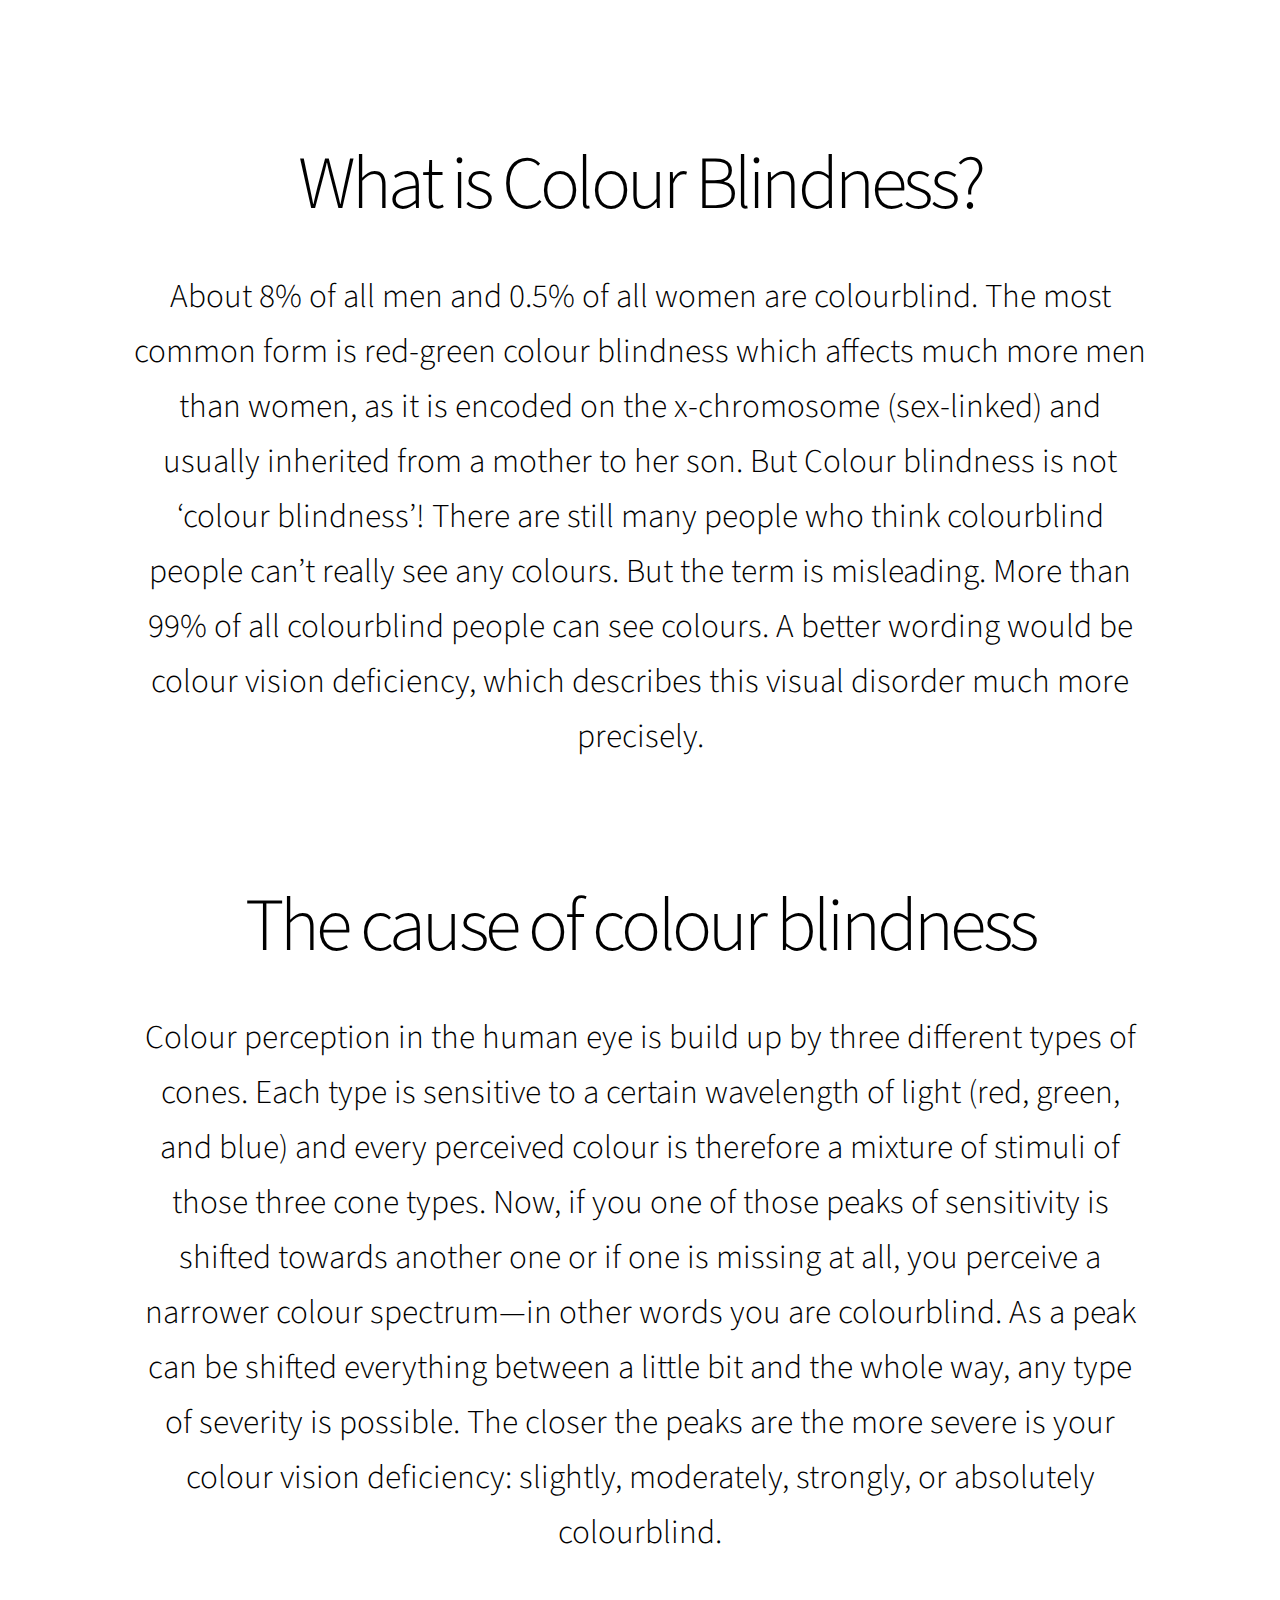
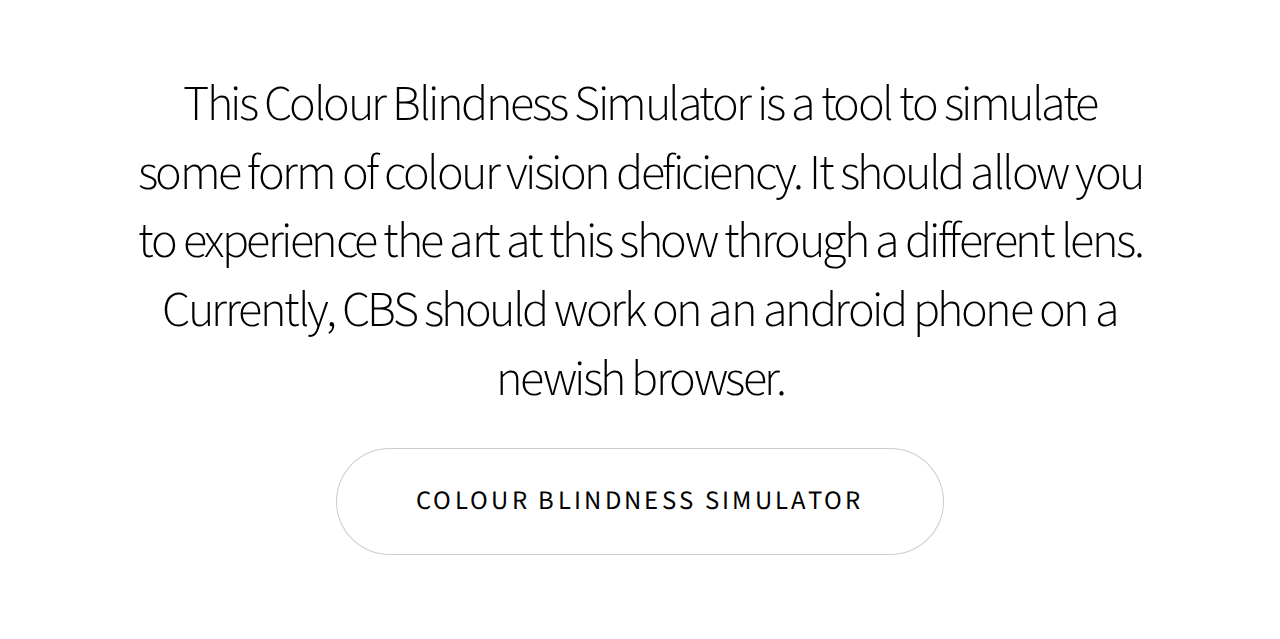
<file: index.html>
<!DOCTYPE HTML>
<html>
    <head>
        <title>StarterHacks 2018</title>
        <meta charset="utf-8" />
        <meta name="viewport" content="width=device-width, initial-scale=1" />
        <link rel="stylesheet" href="css/landing.css" />
    </head>
    <body>

        <!-- Wrapper -->
            <div id="wrapper" class="divided">

                <!-- One -->
                <section class="banner style1 orient-left content-align-center image-position-right fullscreen">
                    <div class="content">
                        <!-- <img src="/img/logo.png"> -->
                        <h2> What is Colour Blindness? </h2>
                        <div id="description">
                          About 8% of all men and 0.5% of all women are colourblind. The most common form is red-green colour blindness which affects much more men than women, as it is encoded on the x-chromosome (sex-linked) and usually inherited from a mother to her son.

But Colour blindness is not ‘colour blindness’! There are still many people who think colourblind people can’t really see any colours. But the term is misleading. More than 99% of all colourblind people can see colours. A better wording would be colour vision deficiency, which describes this visual disorder much more precisely.
                        </div>
                        <br><br>
                        <h2> The cause of colour blindness </h2>
                        <div>
Colour perception in the human eye is build up by three different types of cones. Each type is sensitive to a certain wavelength of light (red, green, and blue) and every perceived colour is therefore a mixture of stimuli of those three cone types.

Now, if you one of those peaks of sensitivity is shifted towards another one or if one is missing at all, you perceive a narrower colour spectrum—in other words you are colourblind. As a peak can be shifted everything between a little bit and the whole way, any type of severity is possible. The closer the peaks are the more severe is your colour vision deficiency: slightly, moderately, strongly, or absolutely colourblind.
</div>
<div>
    <br><br>
  <h3> This Colour Blindness Simulator is a tool to simulate some form of colour vision deficiency. It should allow you to experience the art at this show through a different lens. Currently, CBS should work on an android phone on a newish browser. </h3>
</div>
                    <div>
                        <a href="hack.html" class="button big wide smooth-scroll-middle">Colour Blindness Simulator</a>
                    </div>
                </div>
                </section>
            </div>

    </body>
</html>
</file>
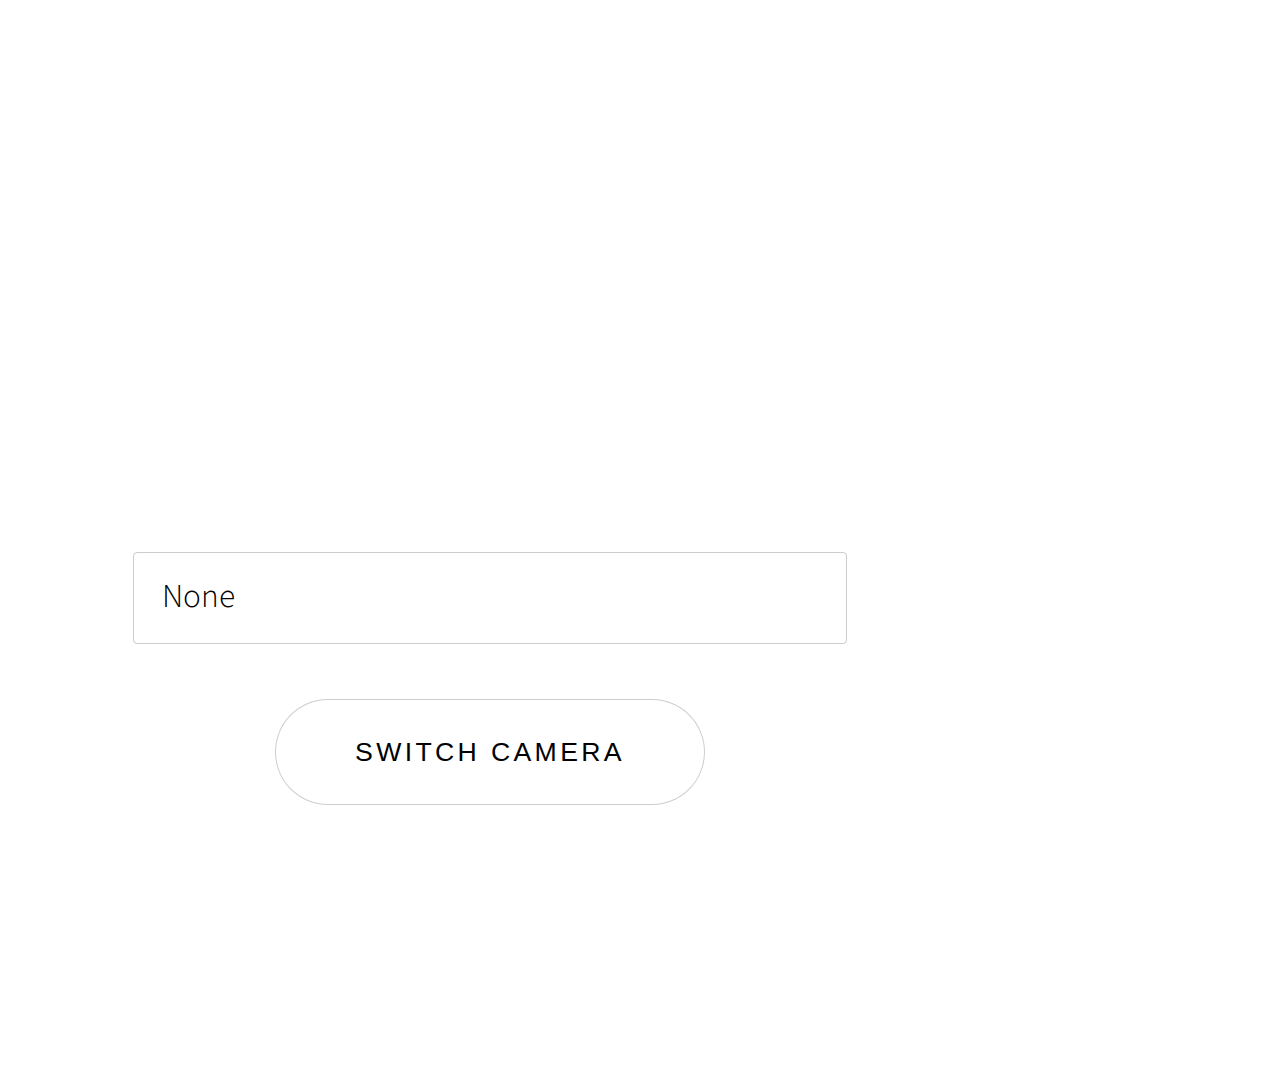
<file: hack.html>
<!DOCTYPE HTML>
<html>
    <head>
        <title>StarterHacks 2018</title>
        <meta charset="utf-8" />
        <meta name="viewport" content="width=device-width, initial-scale=1" />
        <link rel="stylesheet" href="css/landing.css" />
        <svg
  xmlns="http://www.w3.org/2000/svg"
  version="1.1">
  <defs>
    <filter id="protanopia" filterRes="1">
      <feColorMatrix
        in="SourceGraphic"
        type="matrix"
        values="0.567, 0.433, 0,     0, 0
                0.558, 0.442, 0,     0, 0
                0,     0.242, 0.758, 0, 0
                0,     0,     0,     1, 0"/>
    </filter>
    <filter id="protanomaly" filterRes="1">
      <feColorMatrix
        in="SourceGraphic"
        type="matrix"
        values="0.817, 0.183, 0,     0, 0
                0.333, 0.667, 0,     0, 0
                0,     0.125, 0.875, 0, 0
                0,     0,     0,     1, 0"/>
      </feColorMatrix>
    </filter>
    <filter id="deuteranopia" filterRes="1">
      <feColorMatrix
        in="SourceGraphic"
        type="matrix"
        values="0.625, 0.375, 0,   0, 0
                0.7,   0.3,   0,   0, 0
                0,     0.3,   0.7, 0, 0
                0,     0,     0,   1, 0"/>
                </feColorMatrix>
    </filter>
    <filter id="deuteranomaly" filterRes="1">
      <feColorMatrix
        in="SourceGraphic"
        type="matrix"
        values="0.8,   0.2,   0,     0, 0
                0.258, 0.742, 0,     0, 0
                0,     0.142, 0.858, 0, 0
                0,     0,     0,     1, 0"/>
                </feColorMatrix>
    </filter>
    <filter id="tritanopia" filterRes="1">
      <feColorMatrix
        in="SourceGraphic"
        type="matrix"
        values="0.95, 0.05,  0,     0, 0
                0,    0.433, 0.567, 0, 0
                0,    0.475, 0.525, 0, 0
                0,    0,     0,     1, 0"/>
    </filter>
    <filter id="tritanomaly" filterRes="1">
      <feColorMatrix
        in="SourceGraphic"
        type="matrix"
        values="0.967, 0.033, 0,     0, 0
                0,     0.733, 0.267, 0, 0
                0,     0.183, 0.817, 0, 0
                0,     0,     0,     1, 0"/>
                </feColorMatrix>
    </filter>
    <filter id="achromatopsia" filterRes="1">
      <feColorMatrix
        in="SourceGraphic"
        type="matrix"
        values="0.299, 0.587, 0.114, 0, 0
                0.299, 0.587, 0.114, 0, 0
                0.299, 0.587, 0.114, 0, 0
                0,     0,     0,     1, 0"/>
                </feColorMatrix>
    </filter>
    <filter id="achromatomaly" filterRes="1">
      <feColorMatrix
        in="SourceGraphic"
        type="matrix"
        values="0.618, 0.320, 0.062, 0, 0
                0.163, 0.775, 0.062, 0, 0
                0.163, 0.320, 0.516, 0, 0
                0,     0,     0,     1, 0"/>
                </feColorMatrix>
    </filter>
  </defs>
</svg>
        <style>
          .protanopia {
            -webkit-filter: url('#protanopia');
            filter: url('#protanopia');
          }

          .protanomaly {
            -webkit-filter: url('#protanomaly');
            filter: url('#protanomaly');
          }

          .deuteranopia {
            -webkit-filter: url('#deuteranopia');
            filter: url('#deuteranopia');
          }

          .deuteranomaly {
            -webkit-filter: url('#deuteranomaly');
            filter: url('#deuteranomaly');
          }

          .tritanopia {
            -webkit-filter: url('#tritanopia');
            filter: url('#tritanopia');
          }

          .tritanomaly {
            -webkit-filter: url('#tritanomaly');
            filter: url('#tritanomaly');
          }

          .achromatopsia {
            -webkit-filter: url('#achromatopsia');
            filter: url('#achromatopsia');
          }

          .achromatomaly {
            -webkit-filter: url('#achromatomaly');
            filter: url('#achromatomaly');
          }
        </style>
    </head>
    <body>

        <!-- Wrapper -->
            <div id="wrapper" class="divided">

                <!-- One -->
                <section class="banner style1 orient-left content-align-center image-position-right fullscreen">
                    <div class="content">
                        <!-- <img src="/img/logo.png"> -->
                        <div id="description" style="display:none;">
                        </div>
                        <br>
                        <div class="actions vertical">
                                <select id="selector">
                                    <option value="none" selected="">None</option>
                                    <option value="protanomaly">Protanomaly</option>
                                    <option value="protanopia">Protanopia</option>
                                    <option value="deuteranomaly">Deuteranomaly</option>
                                    <option value="deuteranopia">Deuteranopia</option>
                                    <option value="tritanomaly">Tritanomaly</option>
                                    <option value="tritanopia">Tritanopia</option>
                                    <option value="achromatomaly">Achromatomaly</option>
                                    <option value="achromatopsia">Achromatopsia</option>
                                </select>
                            </div>
                        <br>
                        <div class="actions vertical">
                            <button id="switch_camera" class="button big wide smooth-scroll-middle">Switch Camera</button>
                        </div>
                    </div>
                    <div class="" id="preview-div">
                        <video id="preview" playsinline="" autoplay="" muted=""></video>
                    </div>
                </section>
            </div>


        <!-- Scripts -->
            <script src="js/jquery.min.js"></script>
            <script src="js/instascan.min.js"></script>
            <script type="text/javascript">
                var descriptions = {
                  "protanopia": "A reduced sensitivity to red light due to missing L-cones (or long wave cones) is known as protanopia",
                  "protanomaly": "A reduced sensitivity to red light due to defective L-cones (or long wave cones) is known as protanopia",
                  "deuteranopia": " A reduced sensitivity to green light due to missing M-waves (or medium wave cones) is known as deuteranopia",
                  "deuteranomaly": " A reduced sensitivity to green light due to defective M-waves (or medium wave cones) is known as deuteranomaly",
                  "tritanopia": "The absence of s-cones (or shortwave cones) is a condition called Tritanopia. It alters the ability to distinguish some blues from greens and some yellows from violet",
                  "tritanomaly": "The presence of weakened s-cones (or shortwave cones) is a condition called Tritanopia. It alters the ability to distinguish some blues from greens and some yellows from violet",
                  "achromatopsia": "There are some who can not see any color at all–to them the world is a black and white movie. This is known as monochromacy or achromatopsia and is due to non-functioning or absent retinal cones",
                  "achromatomaly": "Achromatomaly occurs due to non-functioning or absent retinal cones and results in the person not being able to see almost no colors",
                };
                var current_identifier = "";
                var current_camera;
                let opts = {
                    continuous: true,
                    video: document.getElementById('preview'),
                    mirror: false
                }
                let scanner = new Instascan.Scanner(opts);
                Instascan.Camera.getCameras().then(function (cameras) {
                    if (cameras.length > 1) {
                      current_camera = 1;
                      scanner.start(cameras[1]);
                    } else if (cameras.length > 0) {
                      current_camera = 0;
                      scanner.start(cameras[0]);
                    } else {
                      console.error('No cameras found.');
                    }
                }).catch(function (e) {
                    console.error(e);
                });

                $("#selector").change(function() {
                    var selectedVal = $(this).find(':selected').val();
                    $("#preview-div").attr("class", selectedVal);
                    $("#description").show();
                    $("#description").text(descriptions[selectedVal] || "");
                });

                $("#switch_camera").click(function() {
                    Instascan.Camera.getCameras().then(function (cameras) {
                    if (cameras.length > 1) {
                        current_camera += 1;
                        scanner.stop().then(function () {
                            scanner.start(cameras[current_camera % cameras.length]);
                        })
                    }
                    }).catch(function (e) {
                        console.error(e);
                    });
                });

            </script>
    </body>
</html>
</file>
<file: css/landing.css>
@import url(font-awesome.min.css);
@import url("https://fonts.googleapis.com/css?family=Source+Sans+Pro:300,300i,400,400i");

/*
	Story by HTML5 UP
	html5up.net | @ajlkn
	Free for personal and commercial use under the CCA 3.0 license (html5up.net/license)
*/

/* Reset */
	video {
		width: 100%;
		max-height: 50vh;
	}

	html, body, div, span, applet, object, iframe, h1, h2, h3, h4, h5, h6, p, blockquote, pre, a, abbr, acronym, address, big, cite, code, del, dfn, em, img, ins, kbd, q, s, samp, small, strike, strong, sub, sup, tt, var, b, u, i, center, dl, dt, dd, ol, ul, li, fieldset, form, label, legend, table, caption, tbody, tfoot, thead, tr, th, td, article, aside, canvas, details, embed, figure, figcaption, footer, header, hgroup, menu, nav, output, ruby, section, summary, time, mark, audio, video {
		margin: 0;
		padding: 0;
		border: 0;
		font-size: 100%;
		font: inherit;
		vertical-align: baseline;
	}

	article, aside, details, figcaption, figure, footer, header, hgroup, menu, nav, section {
		display: block;
	}

	body {
		line-height: 1;
	}

	ol, ul {
		list-style: none;
	}

	blockquote, q {
		quotes: none;
	}

	blockquote:before, blockquote:after, q:before, q:after {
		content: '';
		content: none;
	}

	table {
		border-collapse: collapse;
		border-spacing: 0;
	}

	body {
		-webkit-text-size-adjust: none;
	}

/* Box Model */

	*, *:before, *:after {
		-moz-box-sizing: border-box;
		-webkit-box-sizing: border-box;
		box-sizing: border-box;
	}

/* Grid */

	.row {
		border-bottom: solid 1px transparent;
		-moz-box-sizing: border-box;
		-webkit-box-sizing: border-box;
		box-sizing: border-box;
	}

	.row > * {
		float: left;
		-moz-box-sizing: border-box;
		-webkit-box-sizing: border-box;
		box-sizing: border-box;
	}

	.row:after, .row:before {
		content: '';
		display: block;
		clear: both;
		height: 0;
	}

	.row.uniform > * > :first-child {
		margin-top: 0;
	}

	.row.uniform > * > :last-child {
		margin-bottom: 0;
	}

	.row.\30 \25 > * {
		padding: 0 0 0 0rem;
	}

	.row.\30 \25 {
		margin: 0 0 -1px 0rem;
	}

	.row.uniform.\30 \25 > * {
		padding: 0rem 0 0 0rem;
	}

	.row.uniform.\30 \25 {
		margin: 0rem 0 -1px 0rem;
	}

	.row > * {
		padding: 0 0 0 2rem;
	}

	.row {
		margin: 0 0 -1px -2rem;
	}

	.row.uniform > * {
		padding: 2rem 0 0 2rem;
	}

	.row.uniform {
		margin: -2rem 0 -1px -2rem;
	}

	.row.\32 00\25 > * {
		padding: 0 0 0 4rem;
	}

	.row.\32 00\25 {
		margin: 0 0 -1px -4rem;
	}

	.row.uniform.\32 00\25 > * {
		padding: 4rem 0 0 4rem;
	}

	.row.uniform.\32 00\25 {
		margin: -4rem 0 -1px -4rem;
	}

	.row.\31 50\25 > * {
		padding: 0 0 0 3rem;
	}

	.row.\31 50\25 {
		margin: 0 0 -1px -3rem;
	}

	.row.uniform.\31 50\25 > * {
		padding: 3rem 0 0 3rem;
	}

	.row.uniform.\31 50\25 {
		margin: -3rem 0 -1px -3rem;
	}

	.row.\35 0\25 > * {
		padding: 0 0 0 1rem;
	}

	.row.\35 0\25 {
		margin: 0 0 -1px -1rem;
	}

	.row.uniform.\35 0\25 > * {
		padding: 1rem 0 0 1rem;
	}

	.row.uniform.\35 0\25 {
		margin: -1rem 0 -1px -1rem;
	}

	.row.\32 5\25 > * {
		padding: 0 0 0 0.5rem;
	}

	.row.\32 5\25 {
		margin: 0 0 -1px -0.5rem;
	}

	.row.uniform.\32 5\25 > * {
		padding: 0.5rem 0 0 0.5rem;
	}

	.row.uniform.\32 5\25 {
		margin: -0.5rem 0 -1px -0.5rem;
	}

	.\31 2u, .\31 2u\24 {
		width: 100%;
		clear: none;
		margin-left: 0;
	}

	.\31 1u, .\31 1u\24 {
		width: 91.6666666667%;
		clear: none;
		margin-left: 0;
	}

	.\31 0u, .\31 0u\24 {
		width: 83.3333333333%;
		clear: none;
		margin-left: 0;
	}

	.\39 u, .\39 u\24 {
		width: 75%;
		clear: none;
		margin-left: 0;
	}

	.\38 u, .\38 u\24 {
		width: 66.6666666667%;
		clear: none;
		margin-left: 0;
	}

	.\37 u, .\37 u\24 {
		width: 58.3333333333%;
		clear: none;
		margin-left: 0;
	}

	.\36 u, .\36 u\24 {
		width: 50%;
		clear: none;
		margin-left: 0;
	}

	.\35 u, .\35 u\24 {
		width: 41.6666666667%;
		clear: none;
		margin-left: 0;
	}

	.\34 u, .\34 u\24 {
		width: 33.3333333333%;
		clear: none;
		margin-left: 0;
	}

	.\33 u, .\33 u\24 {
		width: 25%;
		clear: none;
		margin-left: 0;
	}

	.\32 u, .\32 u\24 {
		width: 16.6666666667%;
		clear: none;
		margin-left: 0;
	}

	.\31 u, .\31 u\24 {
		width: 8.3333333333%;
		clear: none;
		margin-left: 0;
	}

	.\31 2u\24 + *,
	.\31 1u\24 + *,
	.\31 0u\24 + *,
	.\39 u\24 + *,
	.\38 u\24 + *,
	.\37 u\24 + *,
	.\36 u\24 + *,
	.\35 u\24 + *,
	.\34 u\24 + *,
	.\33 u\24 + *,
	.\32 u\24 + *,
	.\31 u\24 + * {
		clear: left;
	}

	.\-11u {
		margin-left: 91.66667%;
	}

	.\-10u {
		margin-left: 83.33333%;
	}

	.\-9u {
		margin-left: 75%;
	}

	.\-8u {
		margin-left: 66.66667%;
	}

	.\-7u {
		margin-left: 58.33333%;
	}

	.\-6u {
		margin-left: 50%;
	}

	.\-5u {
		margin-left: 41.66667%;
	}

	.\-4u {
		margin-left: 33.33333%;
	}

	.\-3u {
		margin-left: 25%;
	}

	.\-2u {
		margin-left: 16.66667%;
	}

	.\-1u {
		margin-left: 8.33333%;
	}

	@media screen and (max-width: 1680px) {

		.row > * {
			padding: 0 0 0 2rem;
		}

		.row {
			margin: 0 0 -1px -2rem;
		}

		.row.uniform > * {
			padding: 2rem 0 0 2rem;
		}

		.row.uniform {
			margin: -2rem 0 -1px -2rem;
		}

		.row.\32 00\25 > * {
			padding: 0 0 0 4rem;
		}

		.row.\32 00\25 {
			margin: 0 0 -1px -4rem;
		}

		.row.uniform.\32 00\25 > * {
			padding: 4rem 0 0 4rem;
		}

		.row.uniform.\32 00\25 {
			margin: -4rem 0 -1px -4rem;
		}

		.row.\31 50\25 > * {
			padding: 0 0 0 3rem;
		}

		.row.\31 50\25 {
			margin: 0 0 -1px -3rem;
		}

		.row.uniform.\31 50\25 > * {
			padding: 3rem 0 0 3rem;
		}

		.row.uniform.\31 50\25 {
			margin: -3rem 0 -1px -3rem;
		}

		.row.\35 0\25 > * {
			padding: 0 0 0 1rem;
		}

		.row.\35 0\25 {
			margin: 0 0 -1px -1rem;
		}

		.row.uniform.\35 0\25 > * {
			padding: 1rem 0 0 1rem;
		}

		.row.uniform.\35 0\25 {
			margin: -1rem 0 -1px -1rem;
		}

		.row.\32 5\25 > * {
			padding: 0 0 0 0.5rem;
		}

		.row.\32 5\25 {
			margin: 0 0 -1px -0.5rem;
		}

		.row.uniform.\32 5\25 > * {
			padding: 0.5rem 0 0 0.5rem;
		}

		.row.uniform.\32 5\25 {
			margin: -0.5rem 0 -1px -0.5rem;
		}

		.\31 2u\28xlarge\29, .\31 2u\24\28xlarge\29 {
			width: 100%;
			clear: none;
			margin-left: 0;
		}

		.\31 1u\28xlarge\29, .\31 1u\24\28xlarge\29 {
			width: 91.6666666667%;
			clear: none;
			margin-left: 0;
		}

		.\31 0u\28xlarge\29, .\31 0u\24\28xlarge\29 {
			width: 83.3333333333%;
			clear: none;
			margin-left: 0;
		}

		.\39 u\28xlarge\29, .\39 u\24\28xlarge\29 {
			width: 75%;
			clear: none;
			margin-left: 0;
		}

		.\38 u\28xlarge\29, .\38 u\24\28xlarge\29 {
			width: 66.6666666667%;
			clear: none;
			margin-left: 0;
		}

		.\37 u\28xlarge\29, .\37 u\24\28xlarge\29 {
			width: 58.3333333333%;
			clear: none;
			margin-left: 0;
		}

		.\36 u\28xlarge\29, .\36 u\24\28xlarge\29 {
			width: 50%;
			clear: none;
			margin-left: 0;
		}

		.\35 u\28xlarge\29, .\35 u\24\28xlarge\29 {
			width: 41.6666666667%;
			clear: none;
			margin-left: 0;
		}

		.\34 u\28xlarge\29, .\34 u\24\28xlarge\29 {
			width: 33.3333333333%;
			clear: none;
			margin-left: 0;
		}

		.\33 u\28xlarge\29, .\33 u\24\28xlarge\29 {
			width: 25%;
			clear: none;
			margin-left: 0;
		}

		.\32 u\28xlarge\29, .\32 u\24\28xlarge\29 {
			width: 16.6666666667%;
			clear: none;
			margin-left: 0;
		}

		.\31 u\28xlarge\29, .\31 u\24\28xlarge\29 {
			width: 8.3333333333%;
			clear: none;
			margin-left: 0;
		}

		.\31 2u\24\28xlarge\29 + *,
		.\31 1u\24\28xlarge\29 + *,
		.\31 0u\24\28xlarge\29 + *,
		.\39 u\24\28xlarge\29 + *,
		.\38 u\24\28xlarge\29 + *,
		.\37 u\24\28xlarge\29 + *,
		.\36 u\24\28xlarge\29 + *,
		.\35 u\24\28xlarge\29 + *,
		.\34 u\24\28xlarge\29 + *,
		.\33 u\24\28xlarge\29 + *,
		.\32 u\24\28xlarge\29 + *,
		.\31 u\24\28xlarge\29 + * {
			clear: left;
		}

		.\-11u\28xlarge\29 {
			margin-left: 91.66667%;
		}

		.\-10u\28xlarge\29 {
			margin-left: 83.33333%;
		}

		.\-9u\28xlarge\29 {
			margin-left: 75%;
		}

		.\-8u\28xlarge\29 {
			margin-left: 66.66667%;
		}

		.\-7u\28xlarge\29 {
			margin-left: 58.33333%;
		}

		.\-6u\28xlarge\29 {
			margin-left: 50%;
		}

		.\-5u\28xlarge\29 {
			margin-left: 41.66667%;
		}

		.\-4u\28xlarge\29 {
			margin-left: 33.33333%;
		}

		.\-3u\28xlarge\29 {
			margin-left: 25%;
		}

		.\-2u\28xlarge\29 {
			margin-left: 16.66667%;
		}

		.\-1u\28xlarge\29 {
			margin-left: 8.33333%;
		}

	}

	@media screen and (max-width: 1280px) {

		.row > * {
			padding: 0 0 0 2rem;
		}

		.row {
			margin: 0 0 -1px -2rem;
		}

		.row.uniform > * {
			padding: 2rem 0 0 2rem;
		}

		.row.uniform {
			margin: -2rem 0 -1px -2rem;
		}

		.row.\32 00\25 > * {
			padding: 0 0 0 4rem;
		}

		.row.\32 00\25 {
			margin: 0 0 -1px -4rem;
		}

		.row.uniform.\32 00\25 > * {
			padding: 4rem 0 0 4rem;
		}

		.row.uniform.\32 00\25 {
			margin: -4rem 0 -1px -4rem;
		}

		.row.\31 50\25 > * {
			padding: 0 0 0 3rem;
		}

		.row.\31 50\25 {
			margin: 0 0 -1px -3rem;
		}

		.row.uniform.\31 50\25 > * {
			padding: 3rem 0 0 3rem;
		}

		.row.uniform.\31 50\25 {
			margin: -3rem 0 -1px -3rem;
		}

		.row.\35 0\25 > * {
			padding: 0 0 0 1rem;
		}

		.row.\35 0\25 {
			margin: 0 0 -1px -1rem;
		}

		.row.uniform.\35 0\25 > * {
			padding: 1rem 0 0 1rem;
		}

		.row.uniform.\35 0\25 {
			margin: -1rem 0 -1px -1rem;
		}

		.row.\32 5\25 > * {
			padding: 0 0 0 0.5rem;
		}

		.row.\32 5\25 {
			margin: 0 0 -1px -0.5rem;
		}

		.row.uniform.\32 5\25 > * {
			padding: 0.5rem 0 0 0.5rem;
		}

		.row.uniform.\32 5\25 {
			margin: -0.5rem 0 -1px -0.5rem;
		}

		.\31 2u\28large\29, .\31 2u\24\28large\29 {
			width: 100%;
			clear: none;
			margin-left: 0;
		}

		.\31 1u\28large\29, .\31 1u\24\28large\29 {
			width: 91.6666666667%;
			clear: none;
			margin-left: 0;
		}

		.\31 0u\28large\29, .\31 0u\24\28large\29 {
			width: 83.3333333333%;
			clear: none;
			margin-left: 0;
		}

		.\39 u\28large\29, .\39 u\24\28large\29 {
			width: 75%;
			clear: none;
			margin-left: 0;
		}

		.\38 u\28large\29, .\38 u\24\28large\29 {
			width: 66.6666666667%;
			clear: none;
			margin-left: 0;
		}

		.\37 u\28large\29, .\37 u\24\28large\29 {
			width: 58.3333333333%;
			clear: none;
			margin-left: 0;
		}

		.\36 u\28large\29, .\36 u\24\28large\29 {
			width: 50%;
			clear: none;
			margin-left: 0;
		}

		.\35 u\28large\29, .\35 u\24\28large\29 {
			width: 41.6666666667%;
			clear: none;
			margin-left: 0;
		}

		.\34 u\28large\29, .\34 u\24\28large\29 {
			width: 33.3333333333%;
			clear: none;
			margin-left: 0;
		}

		.\33 u\28large\29, .\33 u\24\28large\29 {
			width: 25%;
			clear: none;
			margin-left: 0;
		}

		.\32 u\28large\29, .\32 u\24\28large\29 {
			width: 16.6666666667%;
			clear: none;
			margin-left: 0;
		}

		.\31 u\28large\29, .\31 u\24\28large\29 {
			width: 8.3333333333%;
			clear: none;
			margin-left: 0;
		}

		.\31 2u\24\28large\29 + *,
		.\31 1u\24\28large\29 + *,
		.\31 0u\24\28large\29 + *,
		.\39 u\24\28large\29 + *,
		.\38 u\24\28large\29 + *,
		.\37 u\24\28large\29 + *,
		.\36 u\24\28large\29 + *,
		.\35 u\24\28large\29 + *,
		.\34 u\24\28large\29 + *,
		.\33 u\24\28large\29 + *,
		.\32 u\24\28large\29 + *,
		.\31 u\24\28large\29 + * {
			clear: left;
		}

		.\-11u\28large\29 {
			margin-left: 91.66667%;
		}

		.\-10u\28large\29 {
			margin-left: 83.33333%;
		}

		.\-9u\28large\29 {
			margin-left: 75%;
		}

		.\-8u\28large\29 {
			margin-left: 66.66667%;
		}

		.\-7u\28large\29 {
			margin-left: 58.33333%;
		}

		.\-6u\28large\29 {
			margin-left: 50%;
		}

		.\-5u\28large\29 {
			margin-left: 41.66667%;
		}

		.\-4u\28large\29 {
			margin-left: 33.33333%;
		}

		.\-3u\28large\29 {
			margin-left: 25%;
		}

		.\-2u\28large\29 {
			margin-left: 16.66667%;
		}

		.\-1u\28large\29 {
			margin-left: 8.33333%;
		}

	}

	@media screen and (max-width: 980px) {

		.row > * {
			padding: 0 0 0 2rem;
		}

		.row {
			margin: 0 0 -1px -2rem;
		}

		.row.uniform > * {
			padding: 2rem 0 0 2rem;
		}

		.row.uniform {
			margin: -2rem 0 -1px -2rem;
		}

		.row.\32 00\25 > * {
			padding: 0 0 0 4rem;
		}

		.row.\32 00\25 {
			margin: 0 0 -1px -4rem;
		}

		.row.uniform.\32 00\25 > * {
			padding: 4rem 0 0 4rem;
		}

		.row.uniform.\32 00\25 {
			margin: -4rem 0 -1px -4rem;
		}

		.row.\31 50\25 > * {
			padding: 0 0 0 3rem;
		}

		.row.\31 50\25 {
			margin: 0 0 -1px -3rem;
		}

		.row.uniform.\31 50\25 > * {
			padding: 3rem 0 0 3rem;
		}

		.row.uniform.\31 50\25 {
			margin: -3rem 0 -1px -3rem;
		}

		.row.\35 0\25 > * {
			padding: 0 0 0 1rem;
		}

		.row.\35 0\25 {
			margin: 0 0 -1px -1rem;
		}

		.row.uniform.\35 0\25 > * {
			padding: 1rem 0 0 1rem;
		}

		.row.uniform.\35 0\25 {
			margin: -1rem 0 -1px -1rem;
		}

		.row.\32 5\25 > * {
			padding: 0 0 0 0.5rem;
		}

		.row.\32 5\25 {
			margin: 0 0 -1px -0.5rem;
		}

		.row.uniform.\32 5\25 > * {
			padding: 0.5rem 0 0 0.5rem;
		}

		.row.uniform.\32 5\25 {
			margin: -0.5rem 0 -1px -0.5rem;
		}

		.\31 2u\28medium\29, .\31 2u\24\28medium\29 {
			width: 100%;
			clear: none;
			margin-left: 0;
		}

		.\31 1u\28medium\29, .\31 1u\24\28medium\29 {
			width: 91.6666666667%;
			clear: none;
			margin-left: 0;
		}

		.\31 0u\28medium\29, .\31 0u\24\28medium\29 {
			width: 83.3333333333%;
			clear: none;
			margin-left: 0;
		}

		.\39 u\28medium\29, .\39 u\24\28medium\29 {
			width: 75%;
			clear: none;
			margin-left: 0;
		}

		.\38 u\28medium\29, .\38 u\24\28medium\29 {
			width: 66.6666666667%;
			clear: none;
			margin-left: 0;
		}

		.\37 u\28medium\29, .\37 u\24\28medium\29 {
			width: 58.3333333333%;
			clear: none;
			margin-left: 0;
		}

		.\36 u\28medium\29, .\36 u\24\28medium\29 {
			width: 50%;
			clear: none;
			margin-left: 0;
		}

		.\35 u\28medium\29, .\35 u\24\28medium\29 {
			width: 41.6666666667%;
			clear: none;
			margin-left: 0;
		}

		.\34 u\28medium\29, .\34 u\24\28medium\29 {
			width: 33.3333333333%;
			clear: none;
			margin-left: 0;
		}

		.\33 u\28medium\29, .\33 u\24\28medium\29 {
			width: 25%;
			clear: none;
			margin-left: 0;
		}

		.\32 u\28medium\29, .\32 u\24\28medium\29 {
			width: 16.6666666667%;
			clear: none;
			margin-left: 0;
		}

		.\31 u\28medium\29, .\31 u\24\28medium\29 {
			width: 8.3333333333%;
			clear: none;
			margin-left: 0;
		}

		.\31 2u\24\28medium\29 + *,
		.\31 1u\24\28medium\29 + *,
		.\31 0u\24\28medium\29 + *,
		.\39 u\24\28medium\29 + *,
		.\38 u\24\28medium\29 + *,
		.\37 u\24\28medium\29 + *,
		.\36 u\24\28medium\29 + *,
		.\35 u\24\28medium\29 + *,
		.\34 u\24\28medium\29 + *,
		.\33 u\24\28medium\29 + *,
		.\32 u\24\28medium\29 + *,
		.\31 u\24\28medium\29 + * {
			clear: left;
		}

		.\-11u\28medium\29 {
			margin-left: 91.66667%;
		}

		.\-10u\28medium\29 {
			margin-left: 83.33333%;
		}

		.\-9u\28medium\29 {
			margin-left: 75%;
		}

		.\-8u\28medium\29 {
			margin-left: 66.66667%;
		}

		.\-7u\28medium\29 {
			margin-left: 58.33333%;
		}

		.\-6u\28medium\29 {
			margin-left: 50%;
		}

		.\-5u\28medium\29 {
			margin-left: 41.66667%;
		}

		.\-4u\28medium\29 {
			margin-left: 33.33333%;
		}

		.\-3u\28medium\29 {
			margin-left: 25%;
		}

		.\-2u\28medium\29 {
			margin-left: 16.66667%;
		}

		.\-1u\28medium\29 {
			margin-left: 8.33333%;
		}

	}

	@media screen and (max-width: 736px) {

		.row > * {
			padding: 0 0 0 2rem;
		}

		.row {
			margin: 0 0 -1px -2rem;
		}

		.row.uniform > * {
			padding: 2rem 0 0 2rem;
		}

		.row.uniform {
			margin: -2rem 0 -1px -2rem;
		}

		.row.\32 00\25 > * {
			padding: 0 0 0 4rem;
		}

		.row.\32 00\25 {
			margin: 0 0 -1px -4rem;
		}

		.row.uniform.\32 00\25 > * {
			padding: 4rem 0 0 4rem;
		}

		.row.uniform.\32 00\25 {
			margin: -4rem 0 -1px -4rem;
		}

		.row.\31 50\25 > * {
			padding: 0 0 0 3rem;
		}

		.row.\31 50\25 {
			margin: 0 0 -1px -3rem;
		}

		.row.uniform.\31 50\25 > * {
			padding: 3rem 0 0 3rem;
		}

		.row.uniform.\31 50\25 {
			margin: -3rem 0 -1px -3rem;
		}

		.row.\35 0\25 > * {
			padding: 0 0 0 1rem;
		}

		.row.\35 0\25 {
			margin: 0 0 -1px -1rem;
		}

		.row.uniform.\35 0\25 > * {
			padding: 1rem 0 0 1rem;
		}

		.row.uniform.\35 0\25 {
			margin: -1rem 0 -1px -1rem;
		}

		.row.\32 5\25 > * {
			padding: 0 0 0 0.5rem;
		}

		.row.\32 5\25 {
			margin: 0 0 -1px -0.5rem;
		}

		.row.uniform.\32 5\25 > * {
			padding: 0.5rem 0 0 0.5rem;
		}

		.row.uniform.\32 5\25 {
			margin: -0.5rem 0 -1px -0.5rem;
		}

		.\31 2u\28small\29, .\31 2u\24\28small\29 {
			width: 100%;
			clear: none;
			margin-left: 0;
		}

		.\31 1u\28small\29, .\31 1u\24\28small\29 {
			width: 91.6666666667%;
			clear: none;
			margin-left: 0;
		}

		.\31 0u\28small\29, .\31 0u\24\28small\29 {
			width: 83.3333333333%;
			clear: none;
			margin-left: 0;
		}

		.\39 u\28small\29, .\39 u\24\28small\29 {
			width: 75%;
			clear: none;
			margin-left: 0;
		}

		.\38 u\28small\29, .\38 u\24\28small\29 {
			width: 66.6666666667%;
			clear: none;
			margin-left: 0;
		}

		.\37 u\28small\29, .\37 u\24\28small\29 {
			width: 58.3333333333%;
			clear: none;
			margin-left: 0;
		}

		.\36 u\28small\29, .\36 u\24\28small\29 {
			width: 50%;
			clear: none;
			margin-left: 0;
		}

		.\35 u\28small\29, .\35 u\24\28small\29 {
			width: 41.6666666667%;
			clear: none;
			margin-left: 0;
		}

		.\34 u\28small\29, .\34 u\24\28small\29 {
			width: 33.3333333333%;
			clear: none;
			margin-left: 0;
		}

		.\33 u\28small\29, .\33 u\24\28small\29 {
			width: 25%;
			clear: none;
			margin-left: 0;
		}

		.\32 u\28small\29, .\32 u\24\28small\29 {
			width: 16.6666666667%;
			clear: none;
			margin-left: 0;
		}

		.\31 u\28small\29, .\31 u\24\28small\29 {
			width: 8.3333333333%;
			clear: none;
			margin-left: 0;
		}

		.\31 2u\24\28small\29 + *,
		.\31 1u\24\28small\29 + *,
		.\31 0u\24\28small\29 + *,
		.\39 u\24\28small\29 + *,
		.\38 u\24\28small\29 + *,
		.\37 u\24\28small\29 + *,
		.\36 u\24\28small\29 + *,
		.\35 u\24\28small\29 + *,
		.\34 u\24\28small\29 + *,
		.\33 u\24\28small\29 + *,
		.\32 u\24\28small\29 + *,
		.\31 u\24\28small\29 + * {
			clear: left;
		}

		.\-11u\28small\29 {
			margin-left: 91.66667%;
		}

		.\-10u\28small\29 {
			margin-left: 83.33333%;
		}

		.\-9u\28small\29 {
			margin-left: 75%;
		}

		.\-8u\28small\29 {
			margin-left: 66.66667%;
		}

		.\-7u\28small\29 {
			margin-left: 58.33333%;
		}

		.\-6u\28small\29 {
			margin-left: 50%;
		}

		.\-5u\28small\29 {
			margin-left: 41.66667%;
		}

		.\-4u\28small\29 {
			margin-left: 33.33333%;
		}

		.\-3u\28small\29 {
			margin-left: 25%;
		}

		.\-2u\28small\29 {
			margin-left: 16.66667%;
		}

		.\-1u\28small\29 {
			margin-left: 8.33333%;
		}

	}

	@media screen and (max-width: 480px) {

		.row > * {
			padding: 0 0 0 2rem;
		}

		.row {
			margin: 0 0 -1px -2rem;
		}

		.row.uniform > * {
			padding: 2rem 0 0 2rem;
		}

		.row.uniform {
			margin: -2rem 0 -1px -2rem;
		}

		.row.\32 00\25 > * {
			padding: 0 0 0 4rem;
		}

		.row.\32 00\25 {
			margin: 0 0 -1px -4rem;
		}

		.row.uniform.\32 00\25 > * {
			padding: 4rem 0 0 4rem;
		}

		.row.uniform.\32 00\25 {
			margin: -4rem 0 -1px -4rem;
		}

		.row.\31 50\25 > * {
			padding: 0 0 0 3rem;
		}

		.row.\31 50\25 {
			margin: 0 0 -1px -3rem;
		}

		.row.uniform.\31 50\25 > * {
			padding: 3rem 0 0 3rem;
		}

		.row.uniform.\31 50\25 {
			margin: -3rem 0 -1px -3rem;
		}

		.row.\35 0\25 > * {
			padding: 0 0 0 1rem;
		}

		.row.\35 0\25 {
			margin: 0 0 -1px -1rem;
		}

		.row.uniform.\35 0\25 > * {
			padding: 1rem 0 0 1rem;
		}

		.row.uniform.\35 0\25 {
			margin: -1rem 0 -1px -1rem;
		}

		.row.\32 5\25 > * {
			padding: 0 0 0 0.5rem;
		}

		.row.\32 5\25 {
			margin: 0 0 -1px -0.5rem;
		}

		.row.uniform.\32 5\25 > * {
			padding: 0.5rem 0 0 0.5rem;
		}

		.row.uniform.\32 5\25 {
			margin: -0.5rem 0 -1px -0.5rem;
		}

		.\31 2u\28xsmall\29, .\31 2u\24\28xsmall\29 {
			width: 100%;
			clear: none;
			margin-left: 0;
		}

		.\31 1u\28xsmall\29, .\31 1u\24\28xsmall\29 {
			width: 91.6666666667%;
			clear: none;
			margin-left: 0;
		}

		.\31 0u\28xsmall\29, .\31 0u\24\28xsmall\29 {
			width: 83.3333333333%;
			clear: none;
			margin-left: 0;
		}

		.\39 u\28xsmall\29, .\39 u\24\28xsmall\29 {
			width: 75%;
			clear: none;
			margin-left: 0;
		}

		.\38 u\28xsmall\29, .\38 u\24\28xsmall\29 {
			width: 66.6666666667%;
			clear: none;
			margin-left: 0;
		}

		.\37 u\28xsmall\29, .\37 u\24\28xsmall\29 {
			width: 58.3333333333%;
			clear: none;
			margin-left: 0;
		}

		.\36 u\28xsmall\29, .\36 u\24\28xsmall\29 {
			width: 50%;
			clear: none;
			margin-left: 0;
		}

		.\35 u\28xsmall\29, .\35 u\24\28xsmall\29 {
			width: 41.6666666667%;
			clear: none;
			margin-left: 0;
		}

		.\34 u\28xsmall\29, .\34 u\24\28xsmall\29 {
			width: 33.3333333333%;
			clear: none;
			margin-left: 0;
		}

		.\33 u\28xsmall\29, .\33 u\24\28xsmall\29 {
			width: 25%;
			clear: none;
			margin-left: 0;
		}

		.\32 u\28xsmall\29, .\32 u\24\28xsmall\29 {
			width: 16.6666666667%;
			clear: none;
			margin-left: 0;
		}

		.\31 u\28xsmall\29, .\31 u\24\28xsmall\29 {
			width: 8.3333333333%;
			clear: none;
			margin-left: 0;
		}

		.\31 2u\24\28xsmall\29 + *,
		.\31 1u\24\28xsmall\29 + *,
		.\31 0u\24\28xsmall\29 + *,
		.\39 u\24\28xsmall\29 + *,
		.\38 u\24\28xsmall\29 + *,
		.\37 u\24\28xsmall\29 + *,
		.\36 u\24\28xsmall\29 + *,
		.\35 u\24\28xsmall\29 + *,
		.\34 u\24\28xsmall\29 + *,
		.\33 u\24\28xsmall\29 + *,
		.\32 u\24\28xsmall\29 + *,
		.\31 u\24\28xsmall\29 + * {
			clear: left;
		}

		.\-11u\28xsmall\29 {
			margin-left: 91.66667%;
		}

		.\-10u\28xsmall\29 {
			margin-left: 83.33333%;
		}

		.\-9u\28xsmall\29 {
			margin-left: 75%;
		}

		.\-8u\28xsmall\29 {
			margin-left: 66.66667%;
		}

		.\-7u\28xsmall\29 {
			margin-left: 58.33333%;
		}

		.\-6u\28xsmall\29 {
			margin-left: 50%;
		}

		.\-5u\28xsmall\29 {
			margin-left: 41.66667%;
		}

		.\-4u\28xsmall\29 {
			margin-left: 33.33333%;
		}

		.\-3u\28xsmall\29 {
			margin-left: 25%;
		}

		.\-2u\28xsmall\29 {
			margin-left: 16.66667%;
		}

		.\-1u\28xsmall\29 {
			margin-left: 8.33333%;
		}

	}

	@media screen and (max-width: 360px) {

		.row > * {
			padding: 0 0 0 2rem;
		}

		.row {
			margin: 0 0 -1px -2rem;
		}

		.row.uniform > * {
			padding: 2rem 0 0 2rem;
		}

		.row.uniform {
			margin: -2rem 0 -1px -2rem;
		}

		.row.\32 00\25 > * {
			padding: 0 0 0 4rem;
		}

		.row.\32 00\25 {
			margin: 0 0 -1px -4rem;
		}

		.row.uniform.\32 00\25 > * {
			padding: 4rem 0 0 4rem;
		}

		.row.uniform.\32 00\25 {
			margin: -4rem 0 -1px -4rem;
		}

		.row.\31 50\25 > * {
			padding: 0 0 0 3rem;
		}

		.row.\31 50\25 {
			margin: 0 0 -1px -3rem;
		}

		.row.uniform.\31 50\25 > * {
			padding: 3rem 0 0 3rem;
		}

		.row.uniform.\31 50\25 {
			margin: -3rem 0 -1px -3rem;
		}

		.row.\35 0\25 > * {
			padding: 0 0 0 1rem;
		}

		.row.\35 0\25 {
			margin: 0 0 -1px -1rem;
		}

		.row.uniform.\35 0\25 > * {
			padding: 1rem 0 0 1rem;
		}

		.row.uniform.\35 0\25 {
			margin: -1rem 0 -1px -1rem;
		}

		.row.\32 5\25 > * {
			padding: 0 0 0 0.5rem;
		}

		.row.\32 5\25 {
			margin: 0 0 -1px -0.5rem;
		}

		.row.uniform.\32 5\25 > * {
			padding: 0.5rem 0 0 0.5rem;
		}

		.row.uniform.\32 5\25 {
			margin: -0.5rem 0 -1px -0.5rem;
		}

		.\31 2u\28xxsmall\29, .\31 2u\24\28xxsmall\29 {
			width: 100%;
			clear: none;
			margin-left: 0;
		}

		.\31 1u\28xxsmall\29, .\31 1u\24\28xxsmall\29 {
			width: 91.6666666667%;
			clear: none;
			margin-left: 0;
		}

		.\31 0u\28xxsmall\29, .\31 0u\24\28xxsmall\29 {
			width: 83.3333333333%;
			clear: none;
			margin-left: 0;
		}

		.\39 u\28xxsmall\29, .\39 u\24\28xxsmall\29 {
			width: 75%;
			clear: none;
			margin-left: 0;
		}

		.\38 u\28xxsmall\29, .\38 u\24\28xxsmall\29 {
			width: 66.6666666667%;
			clear: none;
			margin-left: 0;
		}

		.\37 u\28xxsmall\29, .\37 u\24\28xxsmall\29 {
			width: 58.3333333333%;
			clear: none;
			margin-left: 0;
		}

		.\36 u\28xxsmall\29, .\36 u\24\28xxsmall\29 {
			width: 50%;
			clear: none;
			margin-left: 0;
		}

		.\35 u\28xxsmall\29, .\35 u\24\28xxsmall\29 {
			width: 41.6666666667%;
			clear: none;
			margin-left: 0;
		}

		.\34 u\28xxsmall\29, .\34 u\24\28xxsmall\29 {
			width: 33.3333333333%;
			clear: none;
			margin-left: 0;
		}

		.\33 u\28xxsmall\29, .\33 u\24\28xxsmall\29 {
			width: 25%;
			clear: none;
			margin-left: 0;
		}

		.\32 u\28xxsmall\29, .\32 u\24\28xxsmall\29 {
			width: 16.6666666667%;
			clear: none;
			margin-left: 0;
		}

		.\31 u\28xxsmall\29, .\31 u\24\28xxsmall\29 {
			width: 8.3333333333%;
			clear: none;
			margin-left: 0;
		}

		.\31 2u\24\28xxsmall\29 + *,
		.\31 1u\24\28xxsmall\29 + *,
		.\31 0u\24\28xxsmall\29 + *,
		.\39 u\24\28xxsmall\29 + *,
		.\38 u\24\28xxsmall\29 + *,
		.\37 u\24\28xxsmall\29 + *,
		.\36 u\24\28xxsmall\29 + *,
		.\35 u\24\28xxsmall\29 + *,
		.\34 u\24\28xxsmall\29 + *,
		.\33 u\24\28xxsmall\29 + *,
		.\32 u\24\28xxsmall\29 + *,
		.\31 u\24\28xxsmall\29 + * {
			clear: left;
		}

		.\-11u\28xxsmall\29 {
			margin-left: 91.66667%;
		}

		.\-10u\28xxsmall\29 {
			margin-left: 83.33333%;
		}

		.\-9u\28xxsmall\29 {
			margin-left: 75%;
		}

		.\-8u\28xxsmall\29 {
			margin-left: 66.66667%;
		}

		.\-7u\28xxsmall\29 {
			margin-left: 58.33333%;
		}

		.\-6u\28xxsmall\29 {
			margin-left: 50%;
		}

		.\-5u\28xxsmall\29 {
			margin-left: 41.66667%;
		}

		.\-4u\28xxsmall\29 {
			margin-left: 33.33333%;
		}

		.\-3u\28xxsmall\29 {
			margin-left: 25%;
		}

		.\-2u\28xxsmall\29 {
			margin-left: 16.66667%;
		}

		.\-1u\28xxsmall\29 {
			margin-left: 8.33333%;
		}

	}

/* Basic */

	@-ms-viewport {
		width: device-width;
	}

	body {
		-ms-overflow-style: scrollbar;
	}

	@media screen and (max-width: 480px) {

		html, body {
			min-width: 320px;
		}

	}

	body {
		background: #ffffff;
	}

		body.is-loading *, body.is-loading *:before, body.is-loading *:after {
			-moz-animation: none !important;
			-webkit-animation: none !important;
			-ms-animation: none !important;
			animation: none !important;
			-moz-transition: none !important;
			-webkit-transition: none !important;
			-ms-transition: none !important;
			transition: none !important;
		}

/* Type */

	html {
		font-size: 28pt;
	}

		@media screen and (max-width: 1680px) {

			html {
				font-size: 25pt;
			}

		}

		@media screen and (max-width: 1280px) {

			html {
				font-size: 25pt;
			}

		}

		@media screen and (max-width: 736px) {

			html {
				font-size: 11pt;
			}

		}

		@media screen and (max-width: 360px) {

			html {
				font-size: 10pt;
			}

		}

	body {
		background-color: #ffffff;
		color: #000000;
	}

	body, input, select, textarea {
		font-family: "Source Sans Pro", Helvetica, sans-serif;
		font-size: 1rem;
		font-weight: 300;
		line-height: 1.65;
	}

	a {
		-moz-transition: color 0.2s ease-in-out;
		-webkit-transition: color 0.2s ease-in-out;
		-ms-transition: color 0.2s ease-in-out;
		transition: color 0.2s ease-in-out;
		text-decoration: underline;
	}

		a:hover {
			text-decoration: none;
		}

	strong, b {
		font-weight: 400;
	}

	em, i {
		font-style: italic;
	}

	p {
		margin: 0 0 2rem 0;
	}

		p.major {
			font-size: 1.25rem;
		}

		div.major {
			font-size: 2rem;
		}

	h1, h2, h3, h4, h5, h6 {
		font-weight: 300;
		line-height: 1.375;
		letter-spacing: -0.05em;
		margin: 0 0 1rem 0;
	}

		h1 a, h2 a, h3 a, h4 a, h5 a, h6 a {
			color: inherit;
			text-decoration: none;
		}

	h1 {
		font-size: 3.5rem;
		line-height: 1.2;
	}

	h2 {
		font-size: 2.25rem;
	}

	h3 {
		font-size: 1.5rem;
	}

	h4 {
		font-size: 1.1rem;
	}

	h5 {
		font-size: 0.9rem;
	}

	h6 {
		font-size: 0.7rem;
	}

	sub {
		font-size: 0.8rem;
		position: relative;
		top: 0.5rem;
	}

	sup {
		font-size: 0.8rem;
		position: relative;
		top: -0.5rem;
	}

	blockquote {
		border-left: solid 4px;
		font-style: italic;
		margin: 0 0 2rem 0;
		padding: 0.5rem 0 0.5rem 2rem;
	}

	code {
		border-radius: 4px;
		font-family: "Courier New", monospace;
		font-size: 0.9em;
		margin: 0 0.25rem;
		padding: 0.25rem 0.325rem;
	}

	pre {
		-webkit-overflow-scrolling: touch;
		font-family: "Courier New", monospace;
		font-size: 0.9em;
		margin: 0 0 2rem 0;
	}

		pre code {
			display: block;
			line-height: 1.5;
			padding: 0.75rem 1rem;
			overflow-x: auto;
		}

	hr {
		border: 0;
		border-bottom: solid 1px;
		margin: 2.5rem 0;
	}

		hr.major {
			margin: 3.5rem 0;
		}

	.align-left {
		text-align: left;
	}

	.align-center {
		text-align: center;
	}

	.align-right {
		text-align: right;
	}

	@media screen and (max-width: 736px) {

		p.major {
			font-size: 1.1rem;
		}

		div.major {
			font-size: 2rem;
		}

		h1 {
			font-size: 2.5rem;
		}

		h2 {
			font-size: 2rem;
		}

		h3 {
			font-size: 1.25rem;
		}

		h4 {
			font-size: 1rem;
		}

	}

	input, select, textarea {
		color: #000000;
	}

	a {
		color: #000000;
	}

		a:hover {
			color: #47D3E5;
		}

	strong, b {
		color: #000000;
	}

	h1, h2, h3, h4, h5, h6 {
		color: #000000;
	}

	blockquote {
		border-left-color: rgba(0, 0, 0, 0.2);
	}

	code {
		background: rgba(0, 0, 0, 0.05);
		border-color: rgba(0, 0, 0, 0.2);
	}

	hr {
		border-bottom-color: rgba(0, 0, 0, 0.2);
	}

/* Box */

	.box {
		border-radius: 4px;
		border: solid 1px;
		margin-bottom: 2rem;
		padding: 1.5rem;
	}

		.box > :last-child,
		.box > :last-child > :last-child,
		.box > :last-child > :last-child > :last-child {
			margin-bottom: 0;
		}

		.box.alt {
			border: 0;
			border-radius: 0;
			padding: 0;
		}

	.box {
		border-color: rgba(0, 0, 0, 0.2);
	}

/* Button */

	input[type="submit"],
	input[type="reset"],
	input[type="button"],
	button,
	.button {
		-moz-appearance: none;
		-webkit-appearance: none;
		-ms-appearance: none;
		appearance: none;
		-moz-transition: background-color 0.2s ease-in-out, box-shadow 0.2s ease-in-out, color 0.2s ease-in-out;
		-webkit-transition: background-color 0.2s ease-in-out, box-shadow 0.2s ease-in-out, color 0.2s ease-in-out;
		-ms-transition: background-color 0.2s ease-in-out, box-shadow 0.2s ease-in-out, color 0.2s ease-in-out;
		transition: background-color 0.2s ease-in-out, box-shadow 0.2s ease-in-out, color 0.2s ease-in-out;
		border: 0;
		cursor: pointer;
		display: inline-block;
		font-weight: 400;
		letter-spacing: 0.125em;
		text-align: center;
		text-decoration: none;
		text-transform: uppercase;
		white-space: nowrap;
		font-size: 0.75rem;
		max-width: 20rem;
		height: 3.75em;
		line-height: 3.75em;
		border-radius: 3.75em;
		padding: 0 2.5em;
		text-overflow: ellipsis;
		overflow: hidden;
	}

		input[type="submit"].icon:before,
		input[type="reset"].icon:before,
		input[type="button"].icon:before,
		button.icon:before,
		.button.icon:before {
			margin-right: 0.5rem;
		}

		input[type="submit"].fit,
		input[type="reset"].fit,
		input[type="button"].fit,
		button.fit,
		.button.fit {
			display: block;
			margin: 0 0 1rem 0;
			width: 100%;
		}

		input[type="submit"].small,
		input[type="reset"].small,
		input[type="button"].small,
		button.small,
		.button.small {
			font-size: 0.6rem;
			height: 3.325em;
			line-height: 3.325em;
			border-radius: 3.325em;
			padding: 0 2em;
		}

		input[type="submit"].big,
		input[type="reset"].big,
		input[type="button"].big,
		button.big,
		.button.big {
			font-size: 0.8rem;
			height: 4em;
			line-height: 4em;
			border-radius: 4em;
			padding: 0 3em;
		}

		input[type="submit"].wide,
		input[type="reset"].wide,
		input[type="button"].wide,
		button.wide,
		.button.wide {
			min-width: 14em;
		}

		input[type="submit"].disabled, input[type="submit"]:disabled,
		input[type="reset"].disabled,
		input[type="reset"]:disabled,
		input[type="button"].disabled,
		input[type="button"]:disabled,
		button.disabled,
		button:disabled,
		.button.disabled,
		.button:disabled {
			-moz-pointer-events: none;
			-webkit-pointer-events: none;
			-ms-pointer-events: none;
			pointer-events: none;
			opacity: 0.25;
		}

	input[type="submit"],
	input[type="reset"],
	input[type="button"],
	button,
	.button {
		background-color: transparent;
		box-shadow: inset 0 0 0 1px rgba(0, 0, 0, 0.2);
		color: #000 !important;
	}

		input[type="submit"]:hover,
		input[type="reset"]:hover,
		input[type="button"]:hover,
		button:hover,
		.button:hover {
			box-shadow: inset 0 0 0 1px #47D3E5;
			color: #47D3E5 !important;
		}

		input[type="submit"]:active,
		input[type="reset"]:active,
		input[type="button"]:active,
		button:active,
		.button:active {
			background-color: rgba(71, 211, 229, 0.2);
			box-shadow: inset 0 0 0 1px #47D3E5;
			color: #47D3E5 !important;
		}

		input[type="submit"].special,
		input[type="reset"].special,
		input[type="button"].special,
		button.special,
		.button.special {
			background-color: #000000;
			box-shadow: none;
			color: #ffffff !important;
		}

			input[type="submit"].special:hover,
			input[type="reset"].special:hover,
			input[type="button"].special:hover,
			button.special:hover,
			.button.special:hover {
				background-color: #47D3E5;
			}

			input[type="submit"].special:active,
			input[type="reset"].special:active,
			input[type="button"].special:active,
			button.special:active,
			.button.special:active {
				background-color: #1ebdd1;
			}

/* Form */

	form {
		margin: 0 0 2rem 0;
	}

		form .field {
			margin: 0 0 1.5rem 0;
			clear: both;
		}

			form .field.half {
				clear: none;
				width: 50%;
				float: left;
				padding: 0 0 0 0.75rem;
			}

				form .field.half.first {
					padding: 0 0.75rem 0 0;
				}

			form .field.third {
				clear: none;
				width: 12%;
				float: left;
				padding: 0 0 0 0.75rem;
			}

				form .field.third.first {
					padding: 0 0.75rem 0 0;
				}

		form > .actions {
			clear: both;
			margin: 1.875rem 0 0 0 !important;
		}

		@media screen and (max-width: 736px) {

			form .field {
				margin: 0 0 1.125rem 0;
			}

				form .field.half {
					padding: 0 0 0 0.5625rem;
				}

					form .field.half.first {
						padding: 0 0.5625rem 0 0;
					}

			form > .actions {
				margin: 1.5rem 0 0 0 !important;
			}

		}

		@media screen and (max-width: 480px) {

			form .field.half {
				width: 100%;
				float: none;
				padding: 0;
			}

				form .field.half.first {
					padding: 0;
				}

			form .field.third {
				width: 100%;
				float: none;
				padding: 0;
			}

				form .field.third.first {
					padding: 0;
				}

		}

	label {
		display: block;
		font-size: 0.9rem;
		font-weight: 400;
		margin: 0 0 1rem 0;
	}

	input[type="text"],
	input[type="password"],
	input[type="email"],
	input[type="tel"],
	input[type="search"],
	input[type="url"],
	select,
	textarea {
		-moz-appearance: none;
		-webkit-appearance: none;
		-ms-appearance: none;
		appearance: none;
		background-color: transparent;
		border-radius: 4px;
		border: none;
		border: solid 1px;
		color: inherit;
		display: block;
		outline: 0;
		padding: 0 0.825rem;
		text-decoration: none;
		width: 100%;
	}

		input[type="text"]:invalid,
		input[type="password"]:invalid,
		input[type="email"]:invalid,
		input[type="tel"]:invalid,
		input[type="search"]:invalid,
		input[type="url"]:invalid,
		select:invalid,
		textarea:invalid {
			box-shadow: none;
		}

	.select-wrapper {
		text-decoration: none;
		display: block;
		position: relative;
	}

		.select-wrapper:before {
			-moz-osx-font-smoothing: grayscale;
			-webkit-font-smoothing: antialiased;
			font-family: FontAwesome;
			font-style: normal;
			font-weight: normal;
			text-transform: none !important;
		}

		.select-wrapper:before {
			content: '\f078';
			display: block;
			height: 2.75rem;
			line-height: 2.75rem;
			pointer-events: none;
			position: absolute;
			right: 0;
			text-align: center;
			top: 0;
			width: 2.75rem;
		}

		.select-wrapper select::-ms-expand {
			display: none;
		}

	input[type="text"],
	input[type="password"],
	input[type="email"],
	input[type="tel"],
	input[type="search"],
	input[type="url"],
	select {
		height: 2.75rem;
	}

	textarea {
		padding: 0.75rem 1rem;
	}

	input[type="checkbox"],
	input[type="radio"] {
		-moz-appearance: none;
		-webkit-appearance: none;
		-ms-appearance: none;
		appearance: none;
		display: block;
		float: left;
		margin-right: -2rem;
		opacity: 0;
		width: 1rem;
		z-index: -1;
	}

		input[type="checkbox"] + label,
		input[type="radio"] + label {
			text-decoration: none;
			-moz-user-select: none;
			-webkit-user-select: none;
			-ms-user-select: none;
			user-select: none;
			cursor: pointer;
			display: inline-block;
			font-size: 1rem;
			font-weight: 300;
			padding-left: 2.4rem;
			padding-right: 0.75rem;
			position: relative;
			margin-bottom: 0;
		}

			input[type="checkbox"] + label:before,
			input[type="radio"] + label:before {
				-moz-osx-font-smoothing: grayscale;
				-webkit-font-smoothing: antialiased;
				font-family: FontAwesome;
				font-style: normal;
				font-weight: normal;
				text-transform: none !important;
			}

			input[type="checkbox"] + label:before,
			input[type="radio"] + label:before {
				border-radius: 4px;
				border: solid 1px;
				content: '';
				display: inline-block;
				height: 1.65rem;
				left: 0;
				line-height: 1.58125rem;
				position: absolute;
				text-align: center;
				top: 0;
				width: 1.65rem;
			}

		input[type="checkbox"]:checked + label:before,
		input[type="radio"]:checked + label:before {
			content: '\f00c';
		}

	input[type="checkbox"] + label:before {
		border-radius: 4px;
	}

	input[type="radio"] + label:before {
		border-radius: 100%;
	}

	::-webkit-input-placeholder {
		opacity: 1.0;
	}

	:-moz-placeholder {
		opacity: 1.0;
	}

	::-moz-placeholder {
		opacity: 1.0;
	}

	:-ms-input-placeholder {
		opacity: 1.0;
	}

	.formerize-placeholder {
		opacity: 1.0;
	}

	label {
		color: #000000;
	}

	input[type="text"],
	input[type="password"],
	input[type="email"],
	input[type="tel"],
	input[type="search"],
	input[type="url"],
	select,
	textarea {
		border-color: rgba(0, 0, 0, 0.2);
	}

		input[type="text"]:focus,
		input[type="password"]:focus,
		input[type="email"]:focus,
		input[type="tel"]:focus,
		input[type="search"]:focus,
		input[type="url"]:focus,
		select:focus,
		textarea:focus {
			border-color: #47D3E5;
			box-shadow: 0 0 0 1px #47D3E5;
		}

	.select-wrapper:before {
		color: rgba(0, 0, 0, 0.2);
	}

	input[type="checkbox"] + label,
	input[type="radio"] + label {
		color: #000000;
	}

		input[type="checkbox"] + label:before,
		input[type="radio"] + label:before {
			border-color: rgba(0, 0, 0, 0.2);
		}

	input[type="checkbox"]:checked + label:before,
	input[type="radio"]:checked + label:before {
		background-color: #000000;
		border-color: #000000;
		color: #ffffff;
	}

	input[type="checkbox"]:focus + label:before,
	input[type="radio"]:focus + label:before {
		border-color: #47D3E5;
		box-shadow: 0 0 0 1px #47D3E5;
	}

	::-webkit-input-placeholder {
		color: rgba(0, 0, 0, 0.75) !important;
	}

	:-moz-placeholder {
		color: rgba(0, 0, 0, 0.75) !important;
	}

	::-moz-placeholder {
		color: rgba(0, 0, 0, 0.75) !important;
	}

	:-ms-input-placeholder {
		color: rgba(0, 0, 0, 0.75) !important;
	}

	.formerize-placeholder {
		color: rgba(0, 0, 0, 0.75) !important;
	}

/* Icon */

	.icon {
		text-decoration: none;
		border-bottom: none;
		position: relative;
		text-align: center;
	}

		.icon:before {
			-moz-osx-font-smoothing: grayscale;
			-webkit-font-smoothing: antialiased;
			font-family: FontAwesome;
			font-style: normal;
			font-weight: normal;
			text-transform: none !important;
		}

		.icon > .label {
			display: none;
		}

		.icon.style2:before {
			border-radius: 2.75em;
			display: inline-block;
			height: 2.75em;
			line-height: 2.75em;
			width: 2.75em;
		}

		.icon.major {
			display: block;
			margin: 0 0 1rem 0;
		}

			.icon.major:before {
				font-size: 1.25rem;
			}

	a.icon.style2:before {
		-moz-transition: background-color 0.2s ease-in-out, box-shadow 0.2s ease-in-out, color 0.2s ease-in-out;
		-webkit-transition: background-color 0.2s ease-in-out, box-shadow 0.2s ease-in-out, color 0.2s ease-in-out;
		-ms-transition: background-color 0.2s ease-in-out, box-shadow 0.2s ease-in-out, color 0.2s ease-in-out;
		transition: background-color 0.2s ease-in-out, box-shadow 0.2s ease-in-out, color 0.2s ease-in-out;
	}

	.icon.style2:before {
		box-shadow: inset 0 0 0 1px rgba(0, 0, 0, 0.2);
	}

	a.icon.style2:hover:before {
		box-shadow: inset 0 0 0 1px #47D3E5;
		color: #47D3E5;
	}

	a.icon.style2:active:before {
		background-color: rgba(71, 211, 229, 0.1);
		box-shadow: inset 0 0 0 1px #47D3E5;
		color: #47D3E5;
	}

/* Image */

	.image {
		border: 0;
		border-radius: 4px;
		display: inline-block;
		position: relative;
		height: fit-content;
	}

		.image img {
			display: block;
			border-radius: 4px;
		}

		.image.left, .image.right {
			width: 40%;
			max-width: 10rem;
		}

			.image.left img, .image.right img {
				width: 100%;
			}

		.image.left {
			float: left;
			margin: 0 1.5rem 1rem 0;
			top: 0.25rem;
		}

		.image.right {
			float: right;
			margin: 0 0 1rem 1.5rem;
			top: 0.25rem;
		}

		.image.fit {
			display: block;
			margin: 0 0 2rem 0;
			width: 100%;
		}

			.image.fit img {
				width: 100%;
			}

		.image.main {
			display: block;
			margin: 0 0 3rem 0;
			width: 100%;
		}

			.image.main img {
				width: 100%;
			}

/* List */

	ol {
		list-style: decimal;
		margin: 0 0 2rem 0;
		padding-left: 1.25rem;
	}

		ol li {
			padding-left: 0.25rem;
		}

	ul {
		list-style: disc;
		margin: 0 0 2rem 0;
		padding-left: 1rem;
	}

		ul li {
			padding-left: 0.5rem;
		}

		ul.alt {
			list-style: none;
			padding-left: 0;
		}

			ul.alt li {
				border-top: solid 1px;
				padding: 0.5rem 0;
			}

				ul.alt li:first-child {
					border-top: 0;
					padding-top: 0;
				}

		ul.icons {
			cursor: default;
			list-style: none;
			padding-left: 0;
		}

			ul.icons li {
				display: inline-block;
				padding: 0 0.75rem 0 0;
			}

				ul.icons li:last-child {
					padding-right: 0;
				}

		ul.actions {
			cursor: default;
			list-style: none;
			padding-left: 0;
		}

			ul.actions li {
				display: inline-block;
				padding: 0 1rem 0 0;
				vertical-align: middle;
			}

				ul.actions li:last-child {
					padding-right: 0;
				}

			ul.actions.small li {
				padding: 0 0.5rem 0 0;
			}

			ul.actions.vertical li {
				display: block;
				padding: 1rem 0 0 0;
			}

				ul.actions.vertical li:first-child {
					padding-top: 0;
				}

				ul.actions.vertical li > * {
					margin-bottom: 0;
				}

			ul.actions.vertical.small li {
				padding: 0.5rem 0 0 0;
			}

				ul.actions.vertical.small li:first-child {
					padding-top: 0;
				}

			ul.actions.fit {
				display: table;
				margin-left: -1rem;
				padding: 0;
				table-layout: fixed;
				width: calc(100% + 1rem);
			}

				ul.actions.fit li {
					display: table-cell;
					padding: 0 0 0 1rem;
				}

					ul.actions.fit li > * {
						margin-bottom: 0;
					}

				ul.actions.fit.small {
					margin-left: -0.5rem;
					width: calc(100% + 0.5rem);
				}

					ul.actions.fit.small li {
						padding: 0 0 0 0.5rem;
					}

			@media screen and (max-width: 480px) {

				ul.actions {
					margin: 0 0 2rem 0;
				}

					ul.actions li {
						padding: 1rem 0 0 0;
						display: block;
						text-align: center;
						width: 100%;
					}

						ul.actions li:first-child {
							padding-top: 0;
						}

						ul.actions li > * {
							width: 100%;
							margin: 0 !important;
						}

							ul.actions li > *.icon:before {
								margin-left: -2rem;
							}

					ul.actions.small li {
						padding: 0.5rem 0 0 0;
					}

						ul.actions.small li:first-child {
							padding-top: 0;
						}

			}

	dl {
		margin: 0 0 2rem 0;
	}

		dl dt {
			display: block;
			font-weight: 400;
			margin: 0 0 1rem 0;
		}

		dl dd {
			margin-left: 2rem;
		}

		dl.style2 dt {
			width: 25%;
			float: left;
		}

		dl.style2 dd {
			width: 70%;
			float: left;
		}

		dl.style2:after {
			content: '';
			display: block;
			clear: both;
		}

	ul.alt li {
		border-top-color: rgba(0, 0, 0, 0.2);
	}

/* Section/Article */

	section.special, article.special {
		text-align: center;
	}

	header p {
		position: relative;
		margin: -0.65rem 0 1.5rem 0;
		font-style: italic;
	}

	header h1 + p {
		font-size: 1.375rem;
	}

	header h2 + p {
		font-size: 1.25rem;
	}

	header h3 + p {
		font-size: 1.1rem;
	}

	header h4 + p,
	header h5 + p,
	header h6 + p {
		font-size: 0.9rem;
	}

	header p {
		color: rgba(0, 0, 0, 0.75);
	}

/* Table */

	.table-wrapper {
		-webkit-overflow-scrolling: touch;
		margin: 0 0 2rem 0;
		overflow-x: auto;
	}

		.table-wrapper > table {
			margin-bottom: 0;
		}

	table {
		margin: 0 0 2rem 0;
		width: 100%;
	}

		table tbody tr {
			border: solid 1px;
			border-left: 0;
			border-right: 0;
		}

		table td {
			padding: 0.75rem 0.75rem;
		}

		table th {
			font-size: 0.9rem;
			font-weight: 400;
			padding: 0 0.75rem 0.75rem 0.75rem;
			text-align: left;
		}

		table thead {
			border-bottom: solid 2px;
		}

		table tfoot {
			border-top: solid 2px;
		}

		table.alt {
			border-collapse: separate;
		}

			table.alt tbody tr td {
				border: solid 1px;
				border-left-width: 0;
				border-top-width: 0;
			}

				table.alt tbody tr td:first-child {
					border-left-width: 1px;
				}

			table.alt tbody tr:first-child td {
				border-top-width: 1px;
			}

			table.alt thead {
				border-bottom: 0;
			}

			table.alt tfoot {
				border-top: 0;
			}

		table.fixed {
			table-layout: fixed;
		}

	table tbody tr {
		border-color: rgba(0, 0, 0, 0.2);
	}

		table tbody tr:nth-child(2n + 1) {
			background-color: rgba(0, 0, 0, 0.05);
		}

		table tbody tr.alt {
			background-color: rgba(0, 0, 0, 0.05) !important;
		}

	table th {
		color: #000000;
	}

	table thead {
		border-bottom-color: rgba(0, 0, 0, 0.2);
	}

	table tfoot {
		border-top-color: rgba(0, 0, 0, 0.2);
	}

	table.alt tbody tr td {
		border-color: rgba(0, 0, 0, 0.2);
	}

	table.uniform tbody tr:nth-child(2n + 1) {
		background-color: transparent;
	}

/* Banner (transitions) */

	.banner.onload-content-fade-up .content {
		-moz-transition: opacity 0.75s ease-in-out, -moz-transform 0.75s ease-in-out;
		-webkit-transition: opacity 0.75s ease-in-out, -webkit-transform 0.75s ease-in-out;
		-ms-transition: opacity 0.75s ease-in-out, -ms-transform 0.75s ease-in-out;
		transition: opacity 0.75s ease-in-out, transform 0.75s ease-in-out;
	}

	body.is-loading .banner.onload-content-fade-up .content {
		-moz-transform: translateY(1rem);
		-webkit-transform: translateY(1rem);
		-ms-transform: translateY(1rem);
		transform: translateY(1rem);
		opacity: 0;
	}

	.banner.onload-content-fade-down .content {
		-moz-transition: opacity 0.75s ease-in-out, -moz-transform 0.75s ease-in-out;
		-webkit-transition: opacity 0.75s ease-in-out, -webkit-transform 0.75s ease-in-out;
		-ms-transition: opacity 0.75s ease-in-out, -ms-transform 0.75s ease-in-out;
		transition: opacity 0.75s ease-in-out, transform 0.75s ease-in-out;
	}

	body.is-loading .banner.onload-content-fade-down .content {
		-moz-transform: translateY(-1rem);
		-webkit-transform: translateY(-1rem);
		-ms-transform: translateY(-1rem);
		transform: translateY(-1rem);
		opacity: 0;
	}

	.banner.onload-content-fade-left .content {
		-moz-transition: opacity 0.75s ease-in-out, -moz-transform 0.75s ease-in-out;
		-webkit-transition: opacity 0.75s ease-in-out, -webkit-transform 0.75s ease-in-out;
		-ms-transition: opacity 0.75s ease-in-out, -ms-transform 0.75s ease-in-out;
		transition: opacity 0.75s ease-in-out, transform 0.75s ease-in-out;
	}

	body.is-loading .banner.onload-content-fade-left .content {
		-moz-transform: translateX(1rem);
		-webkit-transform: translateX(1rem);
		-ms-transform: translateX(1rem);
		transform: translateX(1rem);
		opacity: 0;
	}

	.banner.onload-content-fade-right .content {
		-moz-transition: opacity 0.75s ease-in-out, -moz-transform 0.75s ease-in-out;
		-webkit-transition: opacity 0.75s ease-in-out, -webkit-transform 0.75s ease-in-out;
		-ms-transition: opacity 0.75s ease-in-out, -ms-transform 0.75s ease-in-out;
		transition: opacity 0.75s ease-in-out, transform 0.75s ease-in-out;
	}

	body.is-loading .banner.onload-content-fade-right .content {
		-moz-transform: translateX(-1rem);
		-webkit-transform: translateX(-1rem);
		-ms-transform: translateX(-1rem);
		transform: translateX(-1rem);
		opacity: 0;
	}

	.banner.onload-content-fade-in .content {
		-moz-transition: opacity 0.75s ease-in-out;
		-webkit-transition: opacity 0.75s ease-in-out;
		-ms-transition: opacity 0.75s ease-in-out;
		transition: opacity 0.75s ease-in-out;
	}

	body.is-loading .banner.onload-content-fade-in .content {
		opacity: 0;
	}

	.banner.onload-image-fade-up .image {
		-moz-transition: opacity 0.75s ease-in-out, -moz-transform 0.75s ease-in-out;
		-webkit-transition: opacity 0.75s ease-in-out, -webkit-transform 0.75s ease-in-out;
		-ms-transition: opacity 0.75s ease-in-out, -ms-transform 0.75s ease-in-out;
		transition: opacity 0.75s ease-in-out, transform 0.75s ease-in-out;
	}

		.banner.onload-image-fade-up .image img {
			-moz-transition: opacity 0.75s ease-in-out;
			-webkit-transition: opacity 0.75s ease-in-out;
			-ms-transition: opacity 0.75s ease-in-out;
			transition: opacity 0.75s ease-in-out;
			-moz-transition-delay: 0.5625s;
			-webkit-transition-delay: 0.5625s;
			-ms-transition-delay: 0.5625s;
			transition-delay: 0.5625s;
		}

	body.is-loading .banner.onload-image-fade-up .image {
		-moz-transform: translateY(1rem);
		-webkit-transform: translateY(1rem);
		-ms-transform: translateY(1rem);
		transform: translateY(1rem);
		opacity: 0;
	}

		body.is-loading .banner.onload-image-fade-up .image img {
			opacity: 0;
		}

	.banner.onload-image-fade-down .image {
		-moz-transition: opacity 0.75s ease-in-out, -moz-transform 0.75s ease-in-out;
		-webkit-transition: opacity 0.75s ease-in-out, -webkit-transform 0.75s ease-in-out;
		-ms-transition: opacity 0.75s ease-in-out, -ms-transform 0.75s ease-in-out;
		transition: opacity 0.75s ease-in-out, transform 0.75s ease-in-out;
	}

		.banner.onload-image-fade-down .image img {
			-moz-transition: opacity 0.75s ease-in-out;
			-webkit-transition: opacity 0.75s ease-in-out;
			-ms-transition: opacity 0.75s ease-in-out;
			transition: opacity 0.75s ease-in-out;
			-moz-transition-delay: 0.5625s;
			-webkit-transition-delay: 0.5625s;
			-ms-transition-delay: 0.5625s;
			transition-delay: 0.5625s;
		}

	body.is-loading .banner.onload-image-fade-down .image {
		-moz-transform: translateY(-1rem);
		-webkit-transform: translateY(-1rem);
		-ms-transform: translateY(-1rem);
		transform: translateY(-1rem);
		opacity: 0;
	}

		body.is-loading .banner.onload-image-fade-down .image img {
			opacity: 0;
		}

	.banner.onload-image-fade-left .image {
		-moz-transition: opacity 0.75s ease-in-out, -moz-transform 0.75s ease-in-out;
		-webkit-transition: opacity 0.75s ease-in-out, -webkit-transform 0.75s ease-in-out;
		-ms-transition: opacity 0.75s ease-in-out, -ms-transform 0.75s ease-in-out;
		transition: opacity 0.75s ease-in-out, transform 0.75s ease-in-out;
	}

		.banner.onload-image-fade-left .image img {
			-moz-transition: opacity 0.75s ease-in-out;
			-webkit-transition: opacity 0.75s ease-in-out;
			-ms-transition: opacity 0.75s ease-in-out;
			transition: opacity 0.75s ease-in-out;
			-moz-transition-delay: 0.5625s;
			-webkit-transition-delay: 0.5625s;
			-ms-transition-delay: 0.5625s;
			transition-delay: 0.5625s;
		}

	body.is-loading .banner.onload-image-fade-left .image {
		-moz-transform: translateX(1rem);
		-webkit-transform: translateX(1rem);
		-ms-transform: translateX(1rem);
		transform: translateX(1rem);
		opacity: 0;
	}

		body.is-loading .banner.onload-image-fade-left .image img {
			opacity: 0;
		}

	.banner.onload-image-fade-right .image {
		-moz-transition: opacity 0.75s ease-in-out, -moz-transform 0.75s ease-in-out;
		-webkit-transition: opacity 0.75s ease-in-out, -webkit-transform 0.75s ease-in-out;
		-ms-transition: opacity 0.75s ease-in-out, -ms-transform 0.75s ease-in-out;
		transition: opacity 0.75s ease-in-out, transform 0.75s ease-in-out;
	}

		.banner.onload-image-fade-right .image img {
			-moz-transition: opacity 0.75s ease-in-out;
			-webkit-transition: opacity 0.75s ease-in-out;
			-ms-transition: opacity 0.75s ease-in-out;
			transition: opacity 0.75s ease-in-out;
			-moz-transition-delay: 0.5625s;
			-webkit-transition-delay: 0.5625s;
			-ms-transition-delay: 0.5625s;
			transition-delay: 0.5625s;
		}

	body.is-loading .banner.onload-image-fade-right .image {
		-moz-transform: translateX(-1rem);
		-webkit-transform: translateX(-1rem);
		-ms-transform: translateX(-1rem);
		transform: translateX(-1rem);
		opacity: 0;
	}

		body.is-loading .banner.onload-image-fade-right .image img {
			opacity: 0;
		}

	.banner.onload-image-fade-in .image img {
		-moz-transition: opacity 0.75s ease-in-out;
		-webkit-transition: opacity 0.75s ease-in-out;
		-ms-transition: opacity 0.75s ease-in-out;
		transition: opacity 0.75s ease-in-out;
	}

	body.is-loading .banner.onload-image-fade-in .image img {
		opacity: 0;
	}

	.banner.onscroll-content-fade-up .content {
		-moz-transition: opacity 0.75s ease-in-out, -moz-transform 0.75s ease-in-out;
		-webkit-transition: opacity 0.75s ease-in-out, -webkit-transform 0.75s ease-in-out;
		-ms-transition: opacity 0.75s ease-in-out, -ms-transform 0.75s ease-in-out;
		transition: opacity 0.75s ease-in-out, transform 0.75s ease-in-out;
	}

	.banner.onscroll-content-fade-up.is-inactive .content {
		-moz-transform: translateY(1rem);
		-webkit-transform: translateY(1rem);
		-ms-transform: translateY(1rem);
		transform: translateY(1rem);
		opacity: 0;
	}

	.banner.onscroll-content-fade-down .content {
		-moz-transition: opacity 0.75s ease-in-out, -moz-transform 0.75s ease-in-out;
		-webkit-transition: opacity 0.75s ease-in-out, -webkit-transform 0.75s ease-in-out;
		-ms-transition: opacity 0.75s ease-in-out, -ms-transform 0.75s ease-in-out;
		transition: opacity 0.75s ease-in-out, transform 0.75s ease-in-out;
	}

	.banner.onscroll-content-fade-down.is-inactive .content {
		-moz-transform: translateY(-1rem);
		-webkit-transform: translateY(-1rem);
		-ms-transform: translateY(-1rem);
		transform: translateY(-1rem);
		opacity: 0;
	}

	.banner.onscroll-content-fade-left .content {
		-moz-transition: opacity 0.75s ease-in-out, -moz-transform 0.75s ease-in-out;
		-webkit-transition: opacity 0.75s ease-in-out, -webkit-transform 0.75s ease-in-out;
		-ms-transition: opacity 0.75s ease-in-out, -ms-transform 0.75s ease-in-out;
		transition: opacity 0.75s ease-in-out, transform 0.75s ease-in-out;
	}

	.banner.onscroll-content-fade-left.is-inactive .content {
		-moz-transform: translateX(1rem);
		-webkit-transform: translateX(1rem);
		-ms-transform: translateX(1rem);
		transform: translateX(1rem);
		opacity: 0;
	}

	.banner.onscroll-content-fade-right .content {
		-moz-transition: opacity 0.75s ease-in-out, -moz-transform 0.75s ease-in-out;
		-webkit-transition: opacity 0.75s ease-in-out, -webkit-transform 0.75s ease-in-out;
		-ms-transition: opacity 0.75s ease-in-out, -ms-transform 0.75s ease-in-out;
		transition: opacity 0.75s ease-in-out, transform 0.75s ease-in-out;
	}

	.banner.onscroll-content-fade-right.is-inactive .content {
		-moz-transform: translateX(-1rem);
		-webkit-transform: translateX(-1rem);
		-ms-transform: translateX(-1rem);
		transform: translateX(-1rem);
		opacity: 0;
	}

	.banner.onscroll-content-fade-in .content {
		-moz-transition: opacity 0.75s ease-in-out;
		-webkit-transition: opacity 0.75s ease-in-out;
		-ms-transition: opacity 0.75s ease-in-out;
		transition: opacity 0.75s ease-in-out;
	}

	.banner.onscroll-content-fade-in.is-inactive .content {
		opacity: 0;
	}

	.banner.onscroll-image-fade-up .image {
		-moz-transition: opacity 0.75s ease-in-out, -moz-transform 0.75s ease-in-out;
		-webkit-transition: opacity 0.75s ease-in-out, -webkit-transform 0.75s ease-in-out;
		-ms-transition: opacity 0.75s ease-in-out, -ms-transform 0.75s ease-in-out;
		transition: opacity 0.75s ease-in-out, transform 0.75s ease-in-out;
	}

		.banner.onscroll-image-fade-up .image img {
			-moz-transition: opacity 0.75s ease-in-out;
			-webkit-transition: opacity 0.75s ease-in-out;
			-ms-transition: opacity 0.75s ease-in-out;
			transition: opacity 0.75s ease-in-out;
			-moz-transition-delay: 0.5625s;
			-webkit-transition-delay: 0.5625s;
			-ms-transition-delay: 0.5625s;
			transition-delay: 0.5625s;
		}

	.banner.onscroll-image-fade-up.is-inactive .image {
		-moz-transform: translateY(1rem);
		-webkit-transform: translateY(1rem);
		-ms-transform: translateY(1rem);
		transform: translateY(1rem);
		opacity: 0;
	}

		.banner.onscroll-image-fade-up.is-inactive .image img {
			opacity: 0;
		}

	.banner.onscroll-image-fade-down .image {
		-moz-transition: opacity 0.75s ease-in-out, -moz-transform 0.75s ease-in-out;
		-webkit-transition: opacity 0.75s ease-in-out, -webkit-transform 0.75s ease-in-out;
		-ms-transition: opacity 0.75s ease-in-out, -ms-transform 0.75s ease-in-out;
		transition: opacity 0.75s ease-in-out, transform 0.75s ease-in-out;
	}

		.banner.onscroll-image-fade-down .image img {
			-moz-transition: opacity 0.75s ease-in-out;
			-webkit-transition: opacity 0.75s ease-in-out;
			-ms-transition: opacity 0.75s ease-in-out;
			transition: opacity 0.75s ease-in-out;
			-moz-transition-delay: 0.5625s;
			-webkit-transition-delay: 0.5625s;
			-ms-transition-delay: 0.5625s;
			transition-delay: 0.5625s;
		}

	.banner.onscroll-image-fade-down.is-inactive .image {
		-moz-transform: translateY(-1rem);
		-webkit-transform: translateY(-1rem);
		-ms-transform: translateY(-1rem);
		transform: translateY(-1rem);
		opacity: 0;
	}

		.banner.onscroll-image-fade-down.is-inactive .image img {
			opacity: 0;
		}

	.banner.onscroll-image-fade-left .image {
		-moz-transition: opacity 0.75s ease-in-out, -moz-transform 0.75s ease-in-out;
		-webkit-transition: opacity 0.75s ease-in-out, -webkit-transform 0.75s ease-in-out;
		-ms-transition: opacity 0.75s ease-in-out, -ms-transform 0.75s ease-in-out;
		transition: opacity 0.75s ease-in-out, transform 0.75s ease-in-out;
	}

		.banner.onscroll-image-fade-left .image img {
			-moz-transition: opacity 0.75s ease-in-out;
			-webkit-transition: opacity 0.75s ease-in-out;
			-ms-transition: opacity 0.75s ease-in-out;
			transition: opacity 0.75s ease-in-out;
			-moz-transition-delay: 0.5625s;
			-webkit-transition-delay: 0.5625s;
			-ms-transition-delay: 0.5625s;
			transition-delay: 0.5625s;
		}

	.banner.onscroll-image-fade-left.is-inactive .image {
		-moz-transform: translateX(1rem);
		-webkit-transform: translateX(1rem);
		-ms-transform: translateX(1rem);
		transform: translateX(1rem);
		opacity: 0;
	}

		.banner.onscroll-image-fade-left.is-inactive .image img {
			opacity: 0;
		}

	.banner.onscroll-image-fade-right .image {
		-moz-transition: opacity 0.75s ease-in-out, -moz-transform 0.75s ease-in-out;
		-webkit-transition: opacity 0.75s ease-in-out, -webkit-transform 0.75s ease-in-out;
		-ms-transition: opacity 0.75s ease-in-out, -ms-transform 0.75s ease-in-out;
		transition: opacity 0.75s ease-in-out, transform 0.75s ease-in-out;
	}

		.banner.onscroll-image-fade-right .image img {
			-moz-transition: opacity 0.75s ease-in-out;
			-webkit-transition: opacity 0.75s ease-in-out;
			-ms-transition: opacity 0.75s ease-in-out;
			transition: opacity 0.75s ease-in-out;
			-moz-transition-delay: 0.5625s;
			-webkit-transition-delay: 0.5625s;
			-ms-transition-delay: 0.5625s;
			transition-delay: 0.5625s;
		}

	.banner.onscroll-image-fade-right.is-inactive .image {
		-moz-transform: translateX(-1rem);
		-webkit-transform: translateX(-1rem);
		-ms-transform: translateX(-1rem);
		transform: translateX(-1rem);
		opacity: 0;
	}

		.banner.onscroll-image-fade-right.is-inactive .image img {
			opacity: 0;
		}

	.banner.onscroll-image-fade-in .image img {
		-moz-transition: opacity 0.75s ease-in-out;
		-webkit-transition: opacity 0.75s ease-in-out;
		-ms-transition: opacity 0.75s ease-in-out;
		transition: opacity 0.75s ease-in-out;
	}

	.banner.onscroll-image-fade-in.is-inactive .image img {
		opacity: 0;
	}

/* Banner (style1) */

	.banner.style1 {
		-moz-align-items: stretch;
		-webkit-align-items: stretch;
		-ms-align-items: stretch;
		align-items: stretch;
		display: -moz-flex;
		display: -webkit-flex;
		display: -ms-flex;
		display: flex;
		-moz-flex-direction: row;
		-webkit-flex-direction: row;
		-ms-flex-direction: row;
		flex-direction: row;
		-moz-justify-content: -moz-flex-end;
		-webkit-justify-content: -webkit-flex-end;
		-ms-justify-content: -ms-flex-end;
		justify-content: flex-end;
		position: relative;
		text-align: left;
		overflow-x: hidden;
	}

		.banner.style1 .content {
			padding: 7rem 7rem 5rem 7rem ;
			-moz-align-self: center;
			-webkit-align-self: center;
			-ms-align-self: center;
			align-self: center;
			-moz-flex-grow: 1;
			-webkit-flex-grow: 1;
			-ms-flex-grow: 1;
			flex-grow: 1;
			-moz-flex-shrink: 1;
			-webkit-flex-shrink: 1;
			-ms-flex-shrink: 1;
			flex-shrink: 1;
			width: 50%;
			max-width: 48rem;
			margin: 0 auto;
		}

		.banner.style1 .image {
			-moz-flex-grow: 0;
			-webkit-flex-grow: 0;
			-ms-flex-grow: 0;
			flex-grow: 0;
			-moz-flex-shrink: 0;
			-webkit-flex-shrink: 0;
			-ms-flex-shrink: 0;
			flex-shrink: 0;
			border-radius: 0;
			width: 50%;
		}

			.banner.style1 .image img {
				-moz-object-fit: cover;
				-webkit-object-fit: cover;
				-ms-object-fit: cover;
				object-fit: cover;
				-moz-object-position: center;
				-webkit-object-position: center;
				-ms-object-position: center;
				object-position: center;
				display: block;
				position: absolute;
				top: 0;
				left: 0;
				width: 100%;
				height: 100%;
				border-radius: 0;
			}

		@media screen and (max-width: 1680px) {

			.banner.style1 .content {
				padding: 5rem 5rem 3rem 5rem ;
			}

		}

		@media screen and (max-width: 1280px) {

			.banner.style1 .content {
				padding: 4rem 4rem 2rem 4rem ;
			}

		}

		@media screen and (max-width: 980px) {

			.banner.style1 .content {
				padding: 3.75rem 3rem 1.75rem 3rem ;
			}

		}

		@media screen and (max-width: 736px) {

			.banner.style1 .content {
				padding: 2.5rem 2rem 0.5rem 2rem ;
			}

		}

		@media screen and (orientation: portrait) {

			.banner.style1 {
				-moz-flex-direction: column-reverse;
				-webkit-flex-direction: column-reverse;
				-ms-flex-direction: column-reverse;
				flex-direction: column-reverse;
				text-align: center;
			}

				.banner.style1 .content {
					display: -moz-flex;
					display: -webkit-flex;
					display: -ms-flex;
					display: flex;
					-moz-flex-direction: column;
					-webkit-flex-direction: column;
					-ms-flex-direction: column;
					flex-direction: column;
					-moz-justify-content: center;
					-webkit-justify-content: center;
					-ms-justify-content: center;
					justify-content: center;
					width: 100%;
					max-width: 100%;
				}

				.banner.style1 .image {
					width: 100%;
					max-width: 100%;
					max-height: 45vh;
				}

		}

		.banner.style1.fullscreen {
			min-height: 100vh;
		}

			@media screen and (orientation: portrait) {

				.banner.style1.fullscreen .content {
					min-height: 50vh;
				}

				.banner.style1.fullscreen .image {
					max-height: 50vh;
				}

			}

		.banner.style1.orient-right {
			-moz-flex-direction: row-reverse;
			-webkit-flex-direction: row-reverse;
			-ms-flex-direction: row-reverse;
			flex-direction: row-reverse;
		}

			@media screen and (orientation: portrait) {

				.banner.style1.orient-right {
					-moz-flex-direction: column-reverse;
					-webkit-flex-direction: column-reverse;
					-ms-flex-direction: column-reverse;
					flex-direction: column-reverse;
				}

			}

		.banner.style1.content-align-center {
			text-align: center;
		}

		.banner.style1.content-align-right {
			text-align: right;
		}

			@media screen and (orientation: portrait) {

				.banner.style1.content-align-right {
					text-align: center;
				}

			}

		.banner.style1.image-position-left .image img {
			-moz-object-position: left;
			-webkit-object-position: left;
			-ms-object-position: left;
			object-position: left;
		}

		.banner.style1.image-position-right .image img {
			-moz-object-position: right;
			-webkit-object-position: right;
			-ms-object-position: right;
			object-position: right;
		}

/* Banner (style2) */

	.banner.style2 {
		padding: 5.25rem 5.25rem 3.25rem 5.25rem ;
		-moz-align-items: center;
		-webkit-align-items: center;
		-ms-align-items: center;
		align-items: center;
		display: -moz-flex;
		display: -webkit-flex;
		display: -ms-flex;
		display: flex;
		-moz-justify-content: center;
		-webkit-justify-content: center;
		-ms-justify-content: center;
		justify-content: center;
		background-color: inherit;
		position: relative;
		text-align: center;
		overflow-x: hidden;
	}

		.banner.style2 .content {
			padding: 5.25rem 5.25rem 3.25rem 5.25rem ;
			position: relative;
			width: 40rem;
			max-width: 100%;
			background-color: inherit;
			border-radius: 0.5rem;
			margin-bottom: 2rem;
			z-index: 1;
		}

		.banner.style2 .image {
			-moz-flex-grow: 0;
			-webkit-flex-grow: 0;
			-ms-flex-grow: 0;
			flex-grow: 0;
			-moz-flex-shrink: 0;
			-webkit-flex-shrink: 0;
			-ms-flex-shrink: 0;
			flex-shrink: 0;
			position: absolute;
			width: 100%;
			height: 100%;
			top: 0;
			left: 0;
			border-radius: 0;
		}

			.banner.style2 .image img {
				-moz-object-fit: cover;
				-webkit-object-fit: cover;
				-ms-object-fit: cover;
				object-fit: cover;
				-moz-object-position: center;
				-webkit-object-position: center;
				-ms-object-position: center;
				object-position: center;
				display: block;
				position: absolute;
				top: 0;
				left: 0;
				width: 100%;
				height: 100%;
				border-radius: 0;
			}

		@media screen and (max-width: 1680px) {

			.banner.style2 {
				padding: 3.75rem 3.75rem 1.75rem 3.75rem ;
			}

				.banner.style2 .content {
					padding: 3.75rem 3.75rem 1.75rem 3.75rem ;
				}

		}

		@media screen and (max-width: 1280px) {

			.banner.style2 {
				padding: 4rem 3rem 2rem 3rem ;
			}

				.banner.style2 .content {
					padding: 4rem 3rem 2rem 3rem ;
				}

		}

		@media screen and (max-width: 980px) {

			.banner.style2 {
				padding: 3rem 3rem 1rem 3rem ;
			}

				.banner.style2 .content {
					padding: 3.75rem 2.25rem 1.75rem 2.25rem ;
				}

		}

		@media screen and (max-width: 736px) {

			.banner.style2 {
				padding: 2rem 2rem 0.1rem 2rem ;
			}

				.banner.style2 .content {
					padding: 2.5rem 1.5rem 0.5rem 1.5rem ;
				}

		}

		.banner.style2.fullscreen {
			min-height: 100vh;
		}

		.banner.style2.orient-left {
			-moz-justify-content: -moz-flex-start;
			-webkit-justify-content: -webkit-flex-start;
			-ms-justify-content: -ms-flex-start;
			justify-content: flex-start;
			padding-left: 0;
		}

			.banner.style2.orient-left .content {
				border-top-left-radius: 0;
				border-bottom-left-radius: 0;
			}

		.banner.style2.orient-right {
			-moz-justify-content: -moz-flex-end;
			-webkit-justify-content: -webkit-flex-end;
			-ms-justify-content: -ms-flex-end;
			justify-content: flex-end;
			padding-right: 0;
		}

			.banner.style2.orient-right .content {
				border-top-right-radius: 0;
				border-bottom-right-radius: 0;
			}

		.banner.style2.content-align-left {
			text-align: left;
		}

		.banner.style2.content-align-right {
			text-align: right;
		}

		.banner.style2.image-position-left .image img {
			-moz-object-position: left;
			-webkit-object-position: left;
			-ms-object-position: left;
			object-position: left;
		}

		.banner.style2.image-position-right .image img {
			-moz-object-position: right;
			-webkit-object-position: right;
			-ms-object-position: right;
			object-position: right;
		}

/* Banner (style3) */

	.banner.style3 {
		padding: 7rem 7rem 5rem 7rem ;
		-moz-align-items: center;
		-webkit-align-items: center;
		-ms-align-items: center;
		align-items: center;
		display: -moz-flex;
		display: -webkit-flex;
		display: -ms-flex;
		display: flex;
		-moz-flex-direction: row-reverse;
		-webkit-flex-direction: row-reverse;
		-ms-flex-direction: row-reverse;
		flex-direction: row-reverse;
		-moz-justify-content: center;
		-webkit-justify-content: center;
		-ms-justify-content: center;
		justify-content: center;
		position: relative;
		text-align: left;
		overflow-x: hidden;
	}

		.banner.style3 .content {
			width: 31.5rem;
			max-width: 100%;
		}

		.banner.style3 .image {
			-moz-flex-grow: 0;
			-webkit-flex-grow: 0;
			-ms-flex-grow: 0;
			flex-grow: 0;
			-moz-flex-shrink: 0;
			-webkit-flex-shrink: 0;
			-ms-flex-shrink: 0;
			flex-shrink: 0;
			width: 21rem;
			height: 21rem;
			border-radius: 100%;
			margin: 0 3.5rem 2rem 0;
		}

			.banner.style3 .image img {
				-moz-object-fit: cover;
				-webkit-object-fit: cover;
				-ms-object-fit: cover;
				object-fit: cover;
				-moz-object-position: center;
				-webkit-object-position: center;
				-ms-object-position: center;
				object-position: center;
				display: block;
				width: 100%;
				height: 100%;
				border-radius: 100%;
			}

		@media screen and (max-width: 1680px) {

			.banner.style3 {
				padding: 5rem 5rem 3rem 5rem ;
			}

		}

		@media screen and (max-width: 1280px) {

			.banner.style3 {
				padding: 4rem 4rem 2rem 4rem ;
			}

		}

		@media screen and (max-width: 980px) {

			.banner.style3 {
				padding: 3.75rem 3rem 1.75rem 3rem ;
			}

				.banner.style3 .image {
					width: 18.375rem;
					height: 18.375rem;
				}

		}

		@media screen and (max-width: 736px) {

			.banner.style3 {
				padding: 2.5rem 2rem 0.5rem 2rem ;
				-moz-align-items: -moz-flex-start;
				-webkit-align-items: -webkit-flex-start;
				-ms-align-items: -ms-flex-start;
				align-items: flex-start;
			}

				.banner.style3 .image {
					width: 15.75rem;
					height: 15.75rem;
					margin: 0 2rem 2rem 0;
				}

		}

		@media screen and (orientation: portrait) {

			.banner.style3 {
				-moz-align-items: center;
				-webkit-align-items: center;
				-ms-align-items: center;
				align-items: center;
				-moz-flex-direction: column-reverse;
				-webkit-flex-direction: column-reverse;
				-ms-flex-direction: column-reverse;
				flex-direction: column-reverse;
				text-align: center;
			}

				.banner.style3 .content {
					width: 34rem;
					max-width: 100%;
				}

				.banner.style3 .image {
					margin-right: 0;
				}

		}

		.banner.style3.fullscreen {
			min-height: 100vh;
		}

		.banner.style3.orient-left {
			-moz-flex-direction: row;
			-webkit-flex-direction: row;
			-ms-flex-direction: row;
			flex-direction: row;
		}

			.banner.style3.orient-left .image {
				margin: 0 0 2rem 3.5rem;
			}

			@media screen and (max-width: 736px) {

				.banner.style3.orient-left .image {
					margin: 0 0 2rem 2rem;
				}

			}

			@media screen and (orientation: portrait) {

				.banner.style3.orient-left {
					-moz-flex-direction: column-reverse;
					-webkit-flex-direction: column-reverse;
					-ms-flex-direction: column-reverse;
					flex-direction: column-reverse;
				}

					.banner.style3.orient-left .image {
						margin-left: 0;
					}

			}

		.banner.style3.content-align-center {
			text-align: center;
		}

		.banner.style3.content-align-right {
			text-align: right;
		}

		.banner.style3.image-position-left .image img {
			-moz-object-position: left;
			-webkit-object-position: left;
			-ms-object-position: left;
			object-position: left;
		}

		.banner.style3.image-position-right .image img {
			-moz-object-position: right;
			-webkit-object-position: right;
			-ms-object-position: right;
			object-position: right;
		}

/* Banner (style4) */

	.banner.style4 {
		padding: 7rem 7rem 5rem 7rem ;
		-moz-align-items: center;
		-webkit-align-items: center;
		-ms-align-items: center;
		align-items: center;
		display: -moz-flex;
		display: -webkit-flex;
		display: -ms-flex;
		display: flex;
		-moz-flex-direction: row-reverse;
		-webkit-flex-direction: row-reverse;
		-ms-flex-direction: row-reverse;
		flex-direction: row-reverse;
		-moz-justify-content: center;
		-webkit-justify-content: center;
		-ms-justify-content: center;
		justify-content: center;
		position: relative;
		text-align: left;
		overflow-x: hidden;
	}

		.banner.style4 .content {
			width: 31.5rem;
			max-width: 100%;
		}

		.banner.style4 .image {
			-moz-flex-grow: 0;
			-webkit-flex-grow: 0;
			-ms-flex-grow: 0;
			flex-grow: 0;
			-moz-flex-shrink: 0;
			-webkit-flex-shrink: 0;
			-ms-flex-shrink: 0;
			flex-shrink: 0;
			border-radius: 0;
			border: solid 1px;
			width: 13rem;
			height: 23.11111rem;
			margin-top: 2.5rem;
			margin-bottom: 5rem;
			margin-right: 3.5rem;
		}

			.banner.style4 .image img {
				-moz-object-fit: cover;
				-webkit-object-fit: cover;
				-ms-object-fit: cover;
				object-fit: cover;
				-moz-object-position: center;
				-webkit-object-position: center;
				-ms-object-position: center;
				object-position: center;
				display: block;
				width: 100%;
				height: 100%;
				border-radius: 0;
			}

			.banner.style4 .image:before {
				content: '';
				display: block;
				background-position: center;
				background-repeat: no-repeat;
				border: solid 1px;
				border-bottom: 0;
			}

			.banner.style4 .image:after {
				content: '';
				display: block;
				background-position: center;
				background-repeat: no-repeat;
				border: solid 1px;
				border-top: 0;
			}

			.banner.style4 .image:before {
				height: 2.5rem;
				background-size: 64px 32px;
				margin-top: -2.5rem;
				border-radius: 1rem 1rem 0 0;
			}

			.banner.style4 .image:after {
				height: 3rem;
				background-size: 64px 32px;
				margin-bottom: -3rem;
				border-radius: 0 0 1rem 1rem;
			}

		@media screen and (max-width: 1680px) {

			.banner.style4 {
				padding: 5rem 5rem 3rem 5rem ;
			}

		}

		@media screen and (max-width: 1280px) {

			.banner.style4 {
				padding: 4rem 4rem 2rem 4rem ;
			}

		}

		@media screen and (max-width: 980px) {

			.banner.style4 {
				padding: 3.75rem 3rem 1.75rem 3rem ;
			}

				.banner.style4 .image {
					width: 11.375rem;
					height: 20.22222rem;
					margin-top: 2.1875rem;
					margin-bottom: 4.625rem;
				}

					.banner.style4 .image:before {
						height: 2.1875rem;
						background-size: 56px 28px;
						margin-top: -2.1875rem;
						border-radius: 0.875rem 0.875rem 0 0;
					}

					.banner.style4 .image:after {
						height: 2.625rem;
						background-size: 56px 28px;
						margin-bottom: -2.625rem;
						border-radius: 0 0 0.875rem 0.875rem;
					}

		}

		@media screen and (max-width: 736px) {

			.banner.style4 {
				padding: 2.5rem 2rem 0.5rem 2rem ;
				-moz-align-items: -moz-flex-start;
				-webkit-align-items: -webkit-flex-start;
				-ms-align-items: -ms-flex-start;
				align-items: flex-start;
			}

				.banner.style4 .image {
					width: 8.125rem;
					height: 14.44444rem;
					margin-top: 1.5625rem;
					margin-bottom: 3.875rem;
				}

					.banner.style4 .image:before {
						height: 1.5625rem;
						background-size: 40px 20px;
						margin-top: -1.5625rem;
						border-radius: 0.625rem 0.625rem 0 0;
					}

					.banner.style4 .image:after {
						height: 1.875rem;
						background-size: 40px 20px;
						margin-bottom: -1.875rem;
						border-radius: 0 0 0.625rem 0.625rem;
					}

		}

		@media screen and (orientation: portrait) {

			.banner.style4 {
				-moz-align-items: center;
				-webkit-align-items: center;
				-ms-align-items: center;
				align-items: center;
				-moz-flex-direction: column-reverse;
				-webkit-flex-direction: column-reverse;
				-ms-flex-direction: column-reverse;
				flex-direction: column-reverse;
				text-align: center;
			}

				.banner.style4 .content {
					width: 34rem;
					max-width: 100%;
				}

				.banner.style4 .image {
					margin-right: 0;
					margin-left: 0;
				}

		}

		.banner.style4.fullscreen {
			min-height: 100vh;
		}

		.banner.style4.orient-left {
			-moz-flex-direction: row;
			-webkit-flex-direction: row;
			-ms-flex-direction: row;
			flex-direction: row;
		}

			.banner.style4.orient-left .image {
				margin-right: 0;
				margin-left: 3.5rem;
			}

			@media screen and (orientation: portrait) {

				.banner.style4.orient-left {
					-moz-flex-direction: column-reverse;
					-webkit-flex-direction: column-reverse;
					-ms-flex-direction: column-reverse;
					flex-direction: column-reverse;
				}

					.banner.style4.orient-left .image {
						margin-right: 0;
						margin-left: 0;
					}

			}

		.banner.style4.content-align-center {
			text-align: center;
		}

		.banner.style4.content-align-right {
			text-align: right;
		}

		.banner.style4.image-position-left .image img {
			-moz-object-position: left;
			-webkit-object-position: left;
			-ms-object-position: left;
			object-position: left;
		}

		.banner.style4.image-position-right .image img {
			-moz-object-position: right;
			-webkit-object-position: right;
			-ms-object-position: right;
			object-position: right;
		}

/* Banner (style5) */

	.banner.style5 {
		padding: 7rem 7rem 5rem 7rem ;
		-moz-align-items: center;
		-webkit-align-items: center;
		-ms-align-items: center;
		align-items: center;
		display: -moz-flex;
		display: -webkit-flex;
		display: -ms-flex;
		display: flex;
		-moz-justify-content: center;
		-webkit-justify-content: center;
		-ms-justify-content: center;
		justify-content: center;
		background-color: inherit;
		position: relative;
		text-align: center;
		overflow-x: hidden;
	}

		.banner.style5 .content {
			position: relative;
			width: 40rem;
			max-width: 100%;
			margin-bottom: 2rem;
			z-index: 1;
		}

		.banner.style5 .image {
			-moz-flex-grow: 0;
			-webkit-flex-grow: 0;
			-ms-flex-grow: 0;
			flex-grow: 0;
			-moz-flex-shrink: 0;
			-webkit-flex-shrink: 0;
			-ms-flex-shrink: 0;
			flex-shrink: 0;
			position: absolute;
			width: 100%;
			height: 100%;
			top: 0;
			left: 0;
			border-radius: 0;
			opacity: 0.5;
		}

			.banner.style5 .image img {
				-moz-object-fit: cover;
				-webkit-object-fit: cover;
				-ms-object-fit: cover;
				object-fit: cover;
				-moz-object-position: center;
				-webkit-object-position: center;
				-ms-object-position: center;
				object-position: center;
				display: block;
				position: absolute;
				top: 0;
				left: 0;
				width: 100%;
				height: 100%;
				border-radius: 0;
			}

		@media screen and (max-width: 1680px) {

			.banner.style5 {
				padding: 5rem 5rem 3rem 5rem ;
			}

		}

		@media screen and (max-width: 1280px) {

			.banner.style5 {
				padding: 4rem 4rem 2rem 4rem ;
			}

		}

		@media screen and (max-width: 980px) {

			.banner.style5 {
				padding: 3.75rem 3rem 1.75rem 3rem ;
			}

		}

		@media screen and (max-width: 736px) {

			.banner.style5 {
				padding: 2.5rem 2rem 0.5rem 2rem ;
			}

		}

		.banner.style5.fullscreen {
			min-height: 100vh;
		}

		.banner.style5.content-align-left {
			text-align: left;
		}

		.banner.style5.content-align-right {
			text-align: right;
		}

		.banner.style5.image-position-left .image img {
			-moz-object-position: left;
			-webkit-object-position: left;
			-ms-object-position: left;
			object-position: left;
		}

		.banner.style5.image-position-right .image img {
			-moz-object-position: right;
			-webkit-object-position: right;
			-ms-object-position: right;
			object-position: right;
		}

	.banner .image {
		background-color: rgba(0, 0, 0, 0.125);
	}

	.banner.invert .image {
		background-color: rgba(255, 255, 255, 0.125);
	}

	.banner.style4 .image {
		border-color: rgba(0, 0, 0, 0.2);
		background-color: rgba(0, 0, 0, 0.2);
		border-width: 0;
	}

		.banner.style4 .image:before {
			background-image: url("data:image/svg+xml;charset=utf8,%3Csvg xmlns='http://www.w3.org/2000/svg' xmlns:xlink='http://www.w3.org/1999/xlink' width='64px' height='32px' viewBox='0 0 64 32' zoomAndPan='disable'%3E%3Cstyle%3Erect %7Bfill: transparent%3B stroke: rgba(0, 0, 0, 0.2)%3B stroke-width: 1px%3B %7D%3C/style%3E%3Crect rx='4' ry='4' x='11' y='12' width='42' height='8' vector-effect='non-scaling-stroke' /%3E%3C/svg%3E");
			border-color: rgba(0, 0, 0, 0.2);
			width: 100%;
		}

		.banner.style4 .image:after {
			background-image: url("data:image/svg+xml;charset=utf8,%3Csvg xmlns='http://www.w3.org/2000/svg' xmlns:xlink='http://www.w3.org/1999/xlink' width='64px' height='32px' viewBox='0 0 64 32' zoomAndPan='disable'%3E%3Cstyle%3Ecircle %7Bfill: transparent%3B stroke: rgba(0, 0, 0, 0.2)%3B stroke-width: 1px%3B %7D%3C/style%3E%3Ccircle cx='32' cy='16' r='14' vector-effect='non-scaling-stroke' /%3E%3C/svg%3E");
			border-color: rgba(0, 0, 0, 0.2);
			width: 100%;
		}

	.banner.style4.android .image:after {
		background-image: url("data:image/svg+xml;charset=utf8,%3Csvg xmlns='http://www.w3.org/2000/svg' xmlns:xlink='http://www.w3.org/1999/xlink' width='64px' height='32px' viewBox='0 0 64 32' zoomAndPan='disable'%3E%3Cstyle%3Erect %7Bfill: transparent%3B stroke: rgba(0, 0, 0, 0.2)%3B stroke-width: 1px%3B %7D%3C/style%3E%3Crect rx='4' ry='4' x='6' y='4' width='52' height='24' vector-effect='non-scaling-stroke' /%3E%3C/svg%3E");
	}

	.banner.style4.invert .image {
		border-color: white;
		background-color: white;
		border-width: 1px;
	}

		.banner.style4.invert .image:before {
			background-image: url("data:image/svg+xml;charset=utf8,%3Csvg xmlns='http://www.w3.org/2000/svg' xmlns:xlink='http://www.w3.org/1999/xlink' width='64px' height='32px' viewBox='0 0 64 32' zoomAndPan='disable'%3E%3Cstyle%3Erect %7Bfill: transparent%3B stroke: white%3B stroke-width: 1px%3B %7D%3C/style%3E%3Crect rx='4' ry='4' x='11' y='12' width='42' height='8' vector-effect='non-scaling-stroke' /%3E%3C/svg%3E");
			border-color: white;
			width: calc(100% + 2px);
			margin-left: -1px;
		}

		.banner.style4.invert .image:after {
			background-image: url("data:image/svg+xml;charset=utf8,%3Csvg xmlns='http://www.w3.org/2000/svg' xmlns:xlink='http://www.w3.org/1999/xlink' width='64px' height='32px' viewBox='0 0 64 32' zoomAndPan='disable'%3E%3Cstyle%3Ecircle %7Bfill: transparent%3B stroke: white%3B stroke-width: 1px%3B %7D%3C/style%3E%3Ccircle cx='32' cy='16' r='14' vector-effect='non-scaling-stroke' /%3E%3C/svg%3E");
			border-color: white;
			width: calc(100% + 2px);
			margin-left: -1px;
		}

	.banner.style4.invert.android .image:after {
		background-image: url("data:image/svg+xml;charset=utf8,%3Csvg xmlns='http://www.w3.org/2000/svg' xmlns:xlink='http://www.w3.org/1999/xlink' width='64px' height='32px' viewBox='0 0 64 32' zoomAndPan='disable'%3E%3Cstyle%3Erect %7Bfill: transparent%3B stroke: white%3B stroke-width: 1px%3B %7D%3C/style%3E%3Crect rx='4' ry='4' x='6' y='4' width='52' height='24' vector-effect='non-scaling-stroke' /%3E%3C/svg%3E");
	}

/* Spotlight (transitions) */

	.spotlight.onload-content-fade-up .content {
		-moz-transition: opacity 0.75s ease-in-out, -moz-transform 0.75s ease-in-out;
		-webkit-transition: opacity 0.75s ease-in-out, -webkit-transform 0.75s ease-in-out;
		-ms-transition: opacity 0.75s ease-in-out, -ms-transform 0.75s ease-in-out;
		transition: opacity 0.75s ease-in-out, transform 0.75s ease-in-out;
	}

	body.is-loading .spotlight.onload-content-fade-up .content {
		-moz-transform: translateY(1rem);
		-webkit-transform: translateY(1rem);
		-ms-transform: translateY(1rem);
		transform: translateY(1rem);
		opacity: 0;
	}

	.spotlight.onload-content-fade-down .content {
		-moz-transition: opacity 0.75s ease-in-out, -moz-transform 0.75s ease-in-out;
		-webkit-transition: opacity 0.75s ease-in-out, -webkit-transform 0.75s ease-in-out;
		-ms-transition: opacity 0.75s ease-in-out, -ms-transform 0.75s ease-in-out;
		transition: opacity 0.75s ease-in-out, transform 0.75s ease-in-out;
	}

	body.is-loading .spotlight.onload-content-fade-down .content {
		-moz-transform: translateY(-1rem);
		-webkit-transform: translateY(-1rem);
		-ms-transform: translateY(-1rem);
		transform: translateY(-1rem);
		opacity: 0;
	}

	.spotlight.onload-content-fade-left .content {
		-moz-transition: opacity 0.75s ease-in-out, -moz-transform 0.75s ease-in-out;
		-webkit-transition: opacity 0.75s ease-in-out, -webkit-transform 0.75s ease-in-out;
		-ms-transition: opacity 0.75s ease-in-out, -ms-transform 0.75s ease-in-out;
		transition: opacity 0.75s ease-in-out, transform 0.75s ease-in-out;
	}

	body.is-loading .spotlight.onload-content-fade-left .content {
		-moz-transform: translateX(1rem);
		-webkit-transform: translateX(1rem);
		-ms-transform: translateX(1rem);
		transform: translateX(1rem);
		opacity: 0;
	}

	.spotlight.onload-content-fade-right .content {
		-moz-transition: opacity 0.75s ease-in-out, -moz-transform 0.75s ease-in-out;
		-webkit-transition: opacity 0.75s ease-in-out, -webkit-transform 0.75s ease-in-out;
		-ms-transition: opacity 0.75s ease-in-out, -ms-transform 0.75s ease-in-out;
		transition: opacity 0.75s ease-in-out, transform 0.75s ease-in-out;
	}

	body.is-loading .spotlight.onload-content-fade-right .content {
		-moz-transform: translateX(-1rem);
		-webkit-transform: translateX(-1rem);
		-ms-transform: translateX(-1rem);
		transform: translateX(-1rem);
		opacity: 0;
	}

	.spotlight.onload-content-fade-in .content {
		-moz-transition: opacity 0.75s ease-in-out;
		-webkit-transition: opacity 0.75s ease-in-out;
		-ms-transition: opacity 0.75s ease-in-out;
		transition: opacity 0.75s ease-in-out;
	}

	body.is-loading .spotlight.onload-content-fade-in .content {
		opacity: 0;
	}

	.spotlight.onload-image-fade-up .image {
		-moz-transition: opacity 0.75s ease-in-out, -moz-transform 0.75s ease-in-out;
		-webkit-transition: opacity 0.75s ease-in-out, -webkit-transform 0.75s ease-in-out;
		-ms-transition: opacity 0.75s ease-in-out, -ms-transform 0.75s ease-in-out;
		transition: opacity 0.75s ease-in-out, transform 0.75s ease-in-out;
	}

		.spotlight.onload-image-fade-up .image img {
			-moz-transition: opacity 0.75s ease-in-out;
			-webkit-transition: opacity 0.75s ease-in-out;
			-ms-transition: opacity 0.75s ease-in-out;
			transition: opacity 0.75s ease-in-out;
			-moz-transition-delay: 0.5625s;
			-webkit-transition-delay: 0.5625s;
			-ms-transition-delay: 0.5625s;
			transition-delay: 0.5625s;
		}

	body.is-loading .spotlight.onload-image-fade-up .image {
		-moz-transform: translateY(1rem);
		-webkit-transform: translateY(1rem);
		-ms-transform: translateY(1rem);
		transform: translateY(1rem);
		opacity: 0;
	}

		body.is-loading .spotlight.onload-image-fade-up .image img {
			opacity: 0;
		}

	.spotlight.onload-image-fade-down .image {
		-moz-transition: opacity 0.75s ease-in-out, -moz-transform 0.75s ease-in-out;
		-webkit-transition: opacity 0.75s ease-in-out, -webkit-transform 0.75s ease-in-out;
		-ms-transition: opacity 0.75s ease-in-out, -ms-transform 0.75s ease-in-out;
		transition: opacity 0.75s ease-in-out, transform 0.75s ease-in-out;
	}

		.spotlight.onload-image-fade-down .image img {
			-moz-transition: opacity 0.75s ease-in-out;
			-webkit-transition: opacity 0.75s ease-in-out;
			-ms-transition: opacity 0.75s ease-in-out;
			transition: opacity 0.75s ease-in-out;
			-moz-transition-delay: 0.5625s;
			-webkit-transition-delay: 0.5625s;
			-ms-transition-delay: 0.5625s;
			transition-delay: 0.5625s;
		}

	body.is-loading .spotlight.onload-image-fade-down .image {
		-moz-transform: translateY(-1rem);
		-webkit-transform: translateY(-1rem);
		-ms-transform: translateY(-1rem);
		transform: translateY(-1rem);
		opacity: 0;
	}

		body.is-loading .spotlight.onload-image-fade-down .image img {
			opacity: 0;
		}

	.spotlight.onload-image-fade-left .image {
		-moz-transition: opacity 0.75s ease-in-out, -moz-transform 0.75s ease-in-out;
		-webkit-transition: opacity 0.75s ease-in-out, -webkit-transform 0.75s ease-in-out;
		-ms-transition: opacity 0.75s ease-in-out, -ms-transform 0.75s ease-in-out;
		transition: opacity 0.75s ease-in-out, transform 0.75s ease-in-out;
	}

		.spotlight.onload-image-fade-left .image img {
			-moz-transition: opacity 0.75s ease-in-out;
			-webkit-transition: opacity 0.75s ease-in-out;
			-ms-transition: opacity 0.75s ease-in-out;
			transition: opacity 0.75s ease-in-out;
			-moz-transition-delay: 0.5625s;
			-webkit-transition-delay: 0.5625s;
			-ms-transition-delay: 0.5625s;
			transition-delay: 0.5625s;
		}

	body.is-loading .spotlight.onload-image-fade-left .image {
		-moz-transform: translateX(1rem);
		-webkit-transform: translateX(1rem);
		-ms-transform: translateX(1rem);
		transform: translateX(1rem);
		opacity: 0;
	}

		body.is-loading .spotlight.onload-image-fade-left .image img {
			opacity: 0;
		}

	.spotlight.onload-image-fade-right .image {
		-moz-transition: opacity 0.75s ease-in-out, -moz-transform 0.75s ease-in-out;
		-webkit-transition: opacity 0.75s ease-in-out, -webkit-transform 0.75s ease-in-out;
		-ms-transition: opacity 0.75s ease-in-out, -ms-transform 0.75s ease-in-out;
		transition: opacity 0.75s ease-in-out, transform 0.75s ease-in-out;
	}

		.spotlight.onload-image-fade-right .image img {
			-moz-transition: opacity 0.75s ease-in-out;
			-webkit-transition: opacity 0.75s ease-in-out;
			-ms-transition: opacity 0.75s ease-in-out;
			transition: opacity 0.75s ease-in-out;
			-moz-transition-delay: 0.5625s;
			-webkit-transition-delay: 0.5625s;
			-ms-transition-delay: 0.5625s;
			transition-delay: 0.5625s;
		}

	body.is-loading .spotlight.onload-image-fade-right .image {
		-moz-transform: translateX(-1rem);
		-webkit-transform: translateX(-1rem);
		-ms-transform: translateX(-1rem);
		transform: translateX(-1rem);
		opacity: 0;
	}

		body.is-loading .spotlight.onload-image-fade-right .image img {
			opacity: 0;
		}

	.spotlight.onload-image-fade-in .image img {
		-moz-transition: opacity 0.75s ease-in-out;
		-webkit-transition: opacity 0.75s ease-in-out;
		-ms-transition: opacity 0.75s ease-in-out;
		transition: opacity 0.75s ease-in-out;
	}

	body.is-loading .spotlight.onload-image-fade-in .image img {
		opacity: 0;
	}

	.spotlight.onscroll-content-fade-up .content {
		-moz-transition: opacity 0.75s ease-in-out, -moz-transform 0.75s ease-in-out;
		-webkit-transition: opacity 0.75s ease-in-out, -webkit-transform 0.75s ease-in-out;
		-ms-transition: opacity 0.75s ease-in-out, -ms-transform 0.75s ease-in-out;
		transition: opacity 0.75s ease-in-out, transform 0.75s ease-in-out;
	}

	.spotlight.onscroll-content-fade-up.is-inactive .content {
		-moz-transform: translateY(1rem);
		-webkit-transform: translateY(1rem);
		-ms-transform: translateY(1rem);
		transform: translateY(1rem);
		opacity: 0;
	}

	.spotlight.onscroll-content-fade-down .content {
		-moz-transition: opacity 0.75s ease-in-out, -moz-transform 0.75s ease-in-out;
		-webkit-transition: opacity 0.75s ease-in-out, -webkit-transform 0.75s ease-in-out;
		-ms-transition: opacity 0.75s ease-in-out, -ms-transform 0.75s ease-in-out;
		transition: opacity 0.75s ease-in-out, transform 0.75s ease-in-out;
	}

	.spotlight.onscroll-content-fade-down.is-inactive .content {
		-moz-transform: translateY(-1rem);
		-webkit-transform: translateY(-1rem);
		-ms-transform: translateY(-1rem);
		transform: translateY(-1rem);
		opacity: 0;
	}

	.spotlight.onscroll-content-fade-left .content {
		-moz-transition: opacity 0.75s ease-in-out, -moz-transform 0.75s ease-in-out;
		-webkit-transition: opacity 0.75s ease-in-out, -webkit-transform 0.75s ease-in-out;
		-ms-transition: opacity 0.75s ease-in-out, -ms-transform 0.75s ease-in-out;
		transition: opacity 0.75s ease-in-out, transform 0.75s ease-in-out;
	}

	.spotlight.onscroll-content-fade-left.is-inactive .content {
		-moz-transform: translateX(1rem);
		-webkit-transform: translateX(1rem);
		-ms-transform: translateX(1rem);
		transform: translateX(1rem);
		opacity: 0;
	}

	.spotlight.onscroll-content-fade-right .content {
		-moz-transition: opacity 0.75s ease-in-out, -moz-transform 0.75s ease-in-out;
		-webkit-transition: opacity 0.75s ease-in-out, -webkit-transform 0.75s ease-in-out;
		-ms-transition: opacity 0.75s ease-in-out, -ms-transform 0.75s ease-in-out;
		transition: opacity 0.75s ease-in-out, transform 0.75s ease-in-out;
	}

	.spotlight.onscroll-content-fade-right.is-inactive .content {
		-moz-transform: translateX(-1rem);
		-webkit-transform: translateX(-1rem);
		-ms-transform: translateX(-1rem);
		transform: translateX(-1rem);
		opacity: 0;
	}

	.spotlight.onscroll-content-fade-in .content {
		-moz-transition: opacity 0.75s ease-in-out;
		-webkit-transition: opacity 0.75s ease-in-out;
		-ms-transition: opacity 0.75s ease-in-out;
		transition: opacity 0.75s ease-in-out;
	}

	.spotlight.onscroll-content-fade-in.is-inactive .content {
		opacity: 0;
	}

	.spotlight.onscroll-image-fade-up .image {
		-moz-transition: opacity 0.75s ease-in-out, -moz-transform 0.75s ease-in-out;
		-webkit-transition: opacity 0.75s ease-in-out, -webkit-transform 0.75s ease-in-out;
		-ms-transition: opacity 0.75s ease-in-out, -ms-transform 0.75s ease-in-out;
		transition: opacity 0.75s ease-in-out, transform 0.75s ease-in-out;
	}

		.spotlight.onscroll-image-fade-up .image img {
			-moz-transition: opacity 0.75s ease-in-out;
			-webkit-transition: opacity 0.75s ease-in-out;
			-ms-transition: opacity 0.75s ease-in-out;
			transition: opacity 0.75s ease-in-out;
			-moz-transition-delay: 0.5625s;
			-webkit-transition-delay: 0.5625s;
			-ms-transition-delay: 0.5625s;
			transition-delay: 0.5625s;
		}

	.spotlight.onscroll-image-fade-up.is-inactive .image {
		-moz-transform: translateY(1rem);
		-webkit-transform: translateY(1rem);
		-ms-transform: translateY(1rem);
		transform: translateY(1rem);
		opacity: 0;
	}

		.spotlight.onscroll-image-fade-up.is-inactive .image img {
			opacity: 0;
		}

	.spotlight.onscroll-image-fade-down .image {
		-moz-transition: opacity 0.75s ease-in-out, -moz-transform 0.75s ease-in-out;
		-webkit-transition: opacity 0.75s ease-in-out, -webkit-transform 0.75s ease-in-out;
		-ms-transition: opacity 0.75s ease-in-out, -ms-transform 0.75s ease-in-out;
		transition: opacity 0.75s ease-in-out, transform 0.75s ease-in-out;
	}

		.spotlight.onscroll-image-fade-down .image img {
			-moz-transition: opacity 0.75s ease-in-out;
			-webkit-transition: opacity 0.75s ease-in-out;
			-ms-transition: opacity 0.75s ease-in-out;
			transition: opacity 0.75s ease-in-out;
			-moz-transition-delay: 0.5625s;
			-webkit-transition-delay: 0.5625s;
			-ms-transition-delay: 0.5625s;
			transition-delay: 0.5625s;
		}

	.spotlight.onscroll-image-fade-down.is-inactive .image {
		-moz-transform: translateY(-1rem);
		-webkit-transform: translateY(-1rem);
		-ms-transform: translateY(-1rem);
		transform: translateY(-1rem);
		opacity: 0;
	}

		.spotlight.onscroll-image-fade-down.is-inactive .image img {
			opacity: 0;
		}

	.spotlight.onscroll-image-fade-left .image {
		-moz-transition: opacity 0.75s ease-in-out, -moz-transform 0.75s ease-in-out;
		-webkit-transition: opacity 0.75s ease-in-out, -webkit-transform 0.75s ease-in-out;
		-ms-transition: opacity 0.75s ease-in-out, -ms-transform 0.75s ease-in-out;
		transition: opacity 0.75s ease-in-out, transform 0.75s ease-in-out;
	}

		.spotlight.onscroll-image-fade-left .image img {
			-moz-transition: opacity 0.75s ease-in-out;
			-webkit-transition: opacity 0.75s ease-in-out;
			-ms-transition: opacity 0.75s ease-in-out;
			transition: opacity 0.75s ease-in-out;
			-moz-transition-delay: 0.5625s;
			-webkit-transition-delay: 0.5625s;
			-ms-transition-delay: 0.5625s;
			transition-delay: 0.5625s;
		}

	.spotlight.onscroll-image-fade-left.is-inactive .image {
		-moz-transform: translateX(1rem);
		-webkit-transform: translateX(1rem);
		-ms-transform: translateX(1rem);
		transform: translateX(1rem);
		opacity: 0;
	}

		.spotlight.onscroll-image-fade-left.is-inactive .image img {
			opacity: 0;
		}

	.spotlight.onscroll-image-fade-right .image {
		-moz-transition: opacity 0.75s ease-in-out, -moz-transform 0.75s ease-in-out;
		-webkit-transition: opacity 0.75s ease-in-out, -webkit-transform 0.75s ease-in-out;
		-ms-transition: opacity 0.75s ease-in-out, -ms-transform 0.75s ease-in-out;
		transition: opacity 0.75s ease-in-out, transform 0.75s ease-in-out;
	}

		.spotlight.onscroll-image-fade-right .image img {
			-moz-transition: opacity 0.75s ease-in-out;
			-webkit-transition: opacity 0.75s ease-in-out;
			-ms-transition: opacity 0.75s ease-in-out;
			transition: opacity 0.75s ease-in-out;
			-moz-transition-delay: 0.5625s;
			-webkit-transition-delay: 0.5625s;
			-ms-transition-delay: 0.5625s;
			transition-delay: 0.5625s;
		}

	.spotlight.onscroll-image-fade-right.is-inactive .image {
		-moz-transform: translateX(-1rem);
		-webkit-transform: translateX(-1rem);
		-ms-transform: translateX(-1rem);
		transform: translateX(-1rem);
		opacity: 0;
	}

		.spotlight.onscroll-image-fade-right.is-inactive .image img {
			opacity: 0;
		}

	.spotlight.onscroll-image-fade-in .image img {
		-moz-transition: opacity 0.75s ease-in-out;
		-webkit-transition: opacity 0.75s ease-in-out;
		-ms-transition: opacity 0.75s ease-in-out;
		transition: opacity 0.75s ease-in-out;
	}

	.spotlight.onscroll-image-fade-in.is-inactive .image img {
		opacity: 0;
	}

/* Spotlight (style1) */

	.spotlight.style1 {
		-moz-align-items: stretch;
		-webkit-align-items: stretch;
		-ms-align-items: stretch;
		align-items: stretch;
		display: -moz-flex;
		display: -webkit-flex;
		display: -ms-flex;
		display: flex;
		-moz-flex-direction: row;
		-webkit-flex-direction: row;
		-ms-flex-direction: row;
		flex-direction: row;
		-moz-justify-content: -moz-flex-end;
		-webkit-justify-content: -webkit-flex-end;
		-ms-justify-content: -ms-flex-end;
		justify-content: flex-end;
		position: relative;
		overflow-x: hidden;
		text-align: left;
	}

		.spotlight.style1 .content {
			padding: 7rem 7rem 5rem 7rem ;
			-moz-align-self: center;
			-webkit-align-self: center;
			-ms-align-self: center;
			align-self: center;
			-moz-flex-grow: 1;
			-webkit-flex-grow: 1;
			-ms-flex-grow: 1;
			flex-grow: 1;
			-moz-flex-shrink: 1;
			-webkit-flex-shrink: 1;
			-ms-flex-shrink: 1;
			flex-shrink: 1;
			width: 65%;
			max-width: 64rem;
			margin: 0 auto;
		}

		.spotlight.style1 .image {
			-moz-flex-grow: 0;
			-webkit-flex-grow: 0;
			-ms-flex-grow: 0;
			flex-grow: 0;
			-moz-flex-shrink: 0;
			-webkit-flex-shrink: 0;
			-ms-flex-shrink: 0;
			flex-shrink: 0;
			width: 35%;
			min-width: 25rem;
			border-radius: 0;
		}

			.spotlight.style1 .image img {
				-moz-object-fit: cover;
				-webkit-object-fit: cover;
				-ms-object-fit: cover;
				object-fit: cover;
				-moz-object-position: center;
				-webkit-object-position: center;
				-ms-object-position: center;
				object-position: center;
				display: block;
				position: absolute;
				top: 0;
				left: 0;
				width: 100%;
				height: 100%;
				border-radius: 0;
			}

		@media screen and (max-width: 1680px) {

			.spotlight.style1 .content {
				padding: 5rem 5rem 3rem 5rem ;
			}

		}

		@media screen and (max-width: 1280px) {

			.spotlight.style1 .content {
				padding: 4rem 4rem 2rem 4rem ;
			}

		}

		@media screen and (max-width: 980px) {

			.spotlight.style1 .content {
				padding: 3.75rem 3rem 1.75rem 3rem ;
				width: 50%;
				min-width: 0;
			}

			.spotlight.style1 .image {
				width: 50%;
				min-width: 0;
			}

		}

		@media screen and (max-width: 736px) {

			.spotlight.style1 .content {
				padding: 2.5rem 2rem 0.5rem 2rem ;
			}

		}

	@media screen and (max-width: 736px) and (orientation: portrait) {

		.spotlight.style1 {
			-moz-flex-direction: column-reverse;
			-webkit-flex-direction: column-reverse;
			-ms-flex-direction: column-reverse;
			flex-direction: column-reverse;
			text-align: center !important;
		}

			.spotlight.style1 .content {
				width: 100%;
			}

			.spotlight.style1 .image {
				width: 100%;
			}

				.spotlight.style1 .image img {
					position: relative;
				}

	}

		.spotlight.style1.orient-right {
			-moz-flex-direction: row-reverse;
			-webkit-flex-direction: row-reverse;
			-ms-flex-direction: row-reverse;
			flex-direction: row-reverse;
		}

	@media screen and (max-width: 736px) and (orientation: portrait) {

		.spotlight.style1.orient-right {
			-moz-flex-direction: column-reverse;
			-webkit-flex-direction: column-reverse;
			-ms-flex-direction: column-reverse;
			flex-direction: column-reverse;
		}

	}

		.spotlight.style1.content-align-center {
			text-align: center;
		}

		.spotlight.style1.content-align-right {
			text-align: right;
		}

		.spotlight.style1.image-position-left .image img {
			-moz-object-position: left;
			-webkit-object-position: left;
			-ms-object-position: left;
			object-position: left;
		}

		.spotlight.style1.image-position-right .image img {
			-moz-object-position: right;
			-webkit-object-position: right;
			-ms-object-position: right;
			object-position: right;
		}

/* Spotlight (style2) */

	.spotlight.style2 {
		padding: 7rem 7rem 5rem 7rem ;
		-moz-align-items: center;
		-webkit-align-items: center;
		-ms-align-items: center;
		align-items: center;
		display: -moz-flex;
		display: -webkit-flex;
		display: -ms-flex;
		display: flex;
		-moz-flex-direction: row-reverse;
		-webkit-flex-direction: row-reverse;
		-ms-flex-direction: row-reverse;
		flex-direction: row-reverse;
		-moz-justify-content: center;
		-webkit-justify-content: center;
		-ms-justify-content: center;
		justify-content: center;
		position: relative;
		overflow-x: hidden;
		text-align: left;
	}

		.spotlight.style2 .content {
			width: 44.5rem;
			max-width: 100%;
		}

		.spotlight.style2 .image {
			-moz-flex-grow: 0;
			-webkit-flex-grow: 0;
			-ms-flex-grow: 0;
			flex-grow: 0;
			-moz-flex-shrink: 0;
			-webkit-flex-shrink: 0;
			-ms-flex-shrink: 0;
			flex-shrink: 0;
			width: 21rem;
			height: 21rem;
			border-radius: 100%;
			margin: 0 3.5rem 2rem 0;
		}

			.spotlight.style2 .image img {
				-moz-object-fit: cover;
				-webkit-object-fit: cover;
				-ms-object-fit: cover;
				object-fit: cover;
				-moz-object-position: center;
				-webkit-object-position: center;
				-ms-object-position: center;
				object-position: center;
				display: block;
				width: 100%;
				height: 100%;
				border-radius: 100%;
			}

		@media screen and (max-width: 1680px) {

			.spotlight.style2 {
				padding: 5rem 5rem 3rem 5rem ;
			}

		}

		@media screen and (max-width: 1280px) {

			.spotlight.style2 {
				padding: 4rem 4rem 2rem 4rem ;
			}

		}

		@media screen and (max-width: 980px) {

			.spotlight.style2 {
				padding: 3.75rem 3rem 1.75rem 3rem ;
			}

				.spotlight.style2 .image {
					width: 18.375rem;
					height: 18.375rem;
				}

		}

		@media screen and (max-width: 736px) {

			.spotlight.style2 {
				padding: 2.5rem 2rem 0.5rem 2rem ;
				-moz-align-items: -moz-flex-start;
				-webkit-align-items: -webkit-flex-start;
				-ms-align-items: -ms-flex-start;
				align-items: flex-start;
			}

				.spotlight.style2 .image {
					width: 15.75rem;
					height: 15.75rem;
					margin: 0 2rem 2rem 0;
				}

		}

		@media screen and (orientation: portrait) {

			.spotlight.style2 {
				-moz-align-items: center;
				-webkit-align-items: center;
				-ms-align-items: center;
				align-items: center;
				-moz-flex-direction: column-reverse;
				-webkit-flex-direction: column-reverse;
				-ms-flex-direction: column-reverse;
				flex-direction: column-reverse;
				text-align: center !important;
			}

				.spotlight.style2 .content {
					width: 34rem;
					max-width: 100%;
				}

				.spotlight.style2 .image {
					margin-right: 0;
				}

		}

		.spotlight.style2.orient-left {
			-moz-flex-direction: row;
			-webkit-flex-direction: row;
			-ms-flex-direction: row;
			flex-direction: row;
		}

			.spotlight.style2.orient-left .image {
				margin: 0 0 2rem 3.5rem;
			}

			@media screen and (max-width: 736px) {

				.spotlight.style2.orient-left .image {
					margin: 0 0 2rem 2rem;
				}

			}

			@media screen and (orientation: portrait) {

				.spotlight.style2.orient-left {
					-moz-flex-direction: column-reverse;
					-webkit-flex-direction: column-reverse;
					-ms-flex-direction: column-reverse;
					flex-direction: column-reverse;
				}

					.spotlight.style2.orient-left .image {
						margin-left: 0;
					}

			}

		.spotlight.style2.content-align-center {
			text-align: center;
		}

		.spotlight.style2.content-align-right {
			text-align: right;
		}

		.spotlight.style2.image-position-left .image img {
			-moz-object-position: left;
			-webkit-object-position: left;
			-ms-object-position: left;
			object-position: left;
		}

		.spotlight.style2.image-position-right .image img {
			-moz-object-position: right;
			-webkit-object-position: right;
			-ms-object-position: right;
			object-position: right;
		}

/* Spotlight (style3) */

	.spotlight.style3 {
		padding: 7rem 7rem 5rem 7rem ;
		-moz-align-items: center;
		-webkit-align-items: center;
		-ms-align-items: center;
		align-items: center;
		display: -moz-flex;
		display: -webkit-flex;
		display: -ms-flex;
		display: flex;
		-moz-flex-direction: row-reverse;
		-webkit-flex-direction: row-reverse;
		-ms-flex-direction: row-reverse;
		flex-direction: row-reverse;
		-moz-justify-content: center;
		-webkit-justify-content: center;
		-ms-justify-content: center;
		justify-content: center;
		position: relative;
		overflow-x: hidden;
		text-align: left;
	}

		.spotlight.style3 .content {
			width: 44.5rem;
			max-width: 100%;
		}

		.spotlight.style3 .image {
			-moz-flex-grow: 0;
			-webkit-flex-grow: 0;
			-ms-flex-grow: 0;
			flex-grow: 0;
			-moz-flex-shrink: 0;
			-webkit-flex-shrink: 0;
			-ms-flex-shrink: 0;
			flex-shrink: 0;
			border-radius: 0;
			border: solid 1px;
			width: 13rem;
			height: 23.11111rem;
			margin-top: 2.5rem;
			margin-bottom: 5rem;
			margin-right: 3.5rem;
		}

			.spotlight.style3 .image img {
				-moz-object-fit: cover;
				-webkit-object-fit: cover;
				-ms-object-fit: cover;
				object-fit: cover;
				-moz-object-position: center;
				-webkit-object-position: center;
				-ms-object-position: center;
				object-position: center;
				display: block;
				width: 100%;
				height: 100%;
				border-radius: 0;
			}

			.spotlight.style3 .image:before {
				content: '';
				display: block;
				background-position: center;
				background-repeat: no-repeat;
				border: solid 1px;
				border-bottom: 0;
			}

			.spotlight.style3 .image:after {
				content: '';
				display: block;
				background-position: center;
				background-repeat: no-repeat;
				border: solid 1px;
				border-top: 0;
			}

			.spotlight.style3 .image:before {
				height: 2.5rem;
				background-size: 64px 32px;
				margin-top: -2.5rem;
				border-radius: 1rem 1rem 0 0;
			}

			.spotlight.style3 .image:after {
				height: 3rem;
				background-size: 64px 32px;
				margin-bottom: -3rem;
				border-radius: 0 0 1rem 1rem;
			}

		@media screen and (max-width: 1680px) {

			.spotlight.style3 {
				padding: 5rem 5rem 3rem 5rem ;
			}

		}

		@media screen and (max-width: 1280px) {

			.spotlight.style3 {
				padding: 4rem 4rem 2rem 4rem ;
			}

		}

		@media screen and (max-width: 980px) {

			.spotlight.style3 {
				padding: 3.75rem 3rem 1.75rem 3rem ;
			}

				.spotlight.style3 .image {
					width: 11.375rem;
					height: 20.22222rem;
					margin-top: 2.1875rem;
					margin-bottom: 4.625rem;
				}

					.spotlight.style3 .image:before {
						height: 2.1875rem;
						background-size: 56px 28px;
						margin-top: -2.1875rem;
						border-radius: 0.875rem 0.875rem 0 0;
					}

					.spotlight.style3 .image:after {
						height: 2.625rem;
						background-size: 56px 28px;
						margin-bottom: -2.625rem;
						border-radius: 0 0 0.875rem 0.875rem;
					}

		}

		@media screen and (max-width: 736px) {

			.spotlight.style3 {
				padding: 2.5rem 2rem 0.5rem 2rem ;
				-moz-align-items: -moz-flex-start;
				-webkit-align-items: -webkit-flex-start;
				-ms-align-items: -ms-flex-start;
				align-items: flex-start;
			}

				.spotlight.style3 .image {
					width: 8.125rem;
					height: 14.44444rem;
					margin-top: 1.5625rem;
					margin-bottom: 3.875rem;
				}

					.spotlight.style3 .image:before {
						height: 1.5625rem;
						background-size: 40px 20px;
						margin-top: -1.5625rem;
						border-radius: 0.625rem 0.625rem 0 0;
					}

					.spotlight.style3 .image:after {
						height: 1.875rem;
						background-size: 40px 20px;
						margin-bottom: -1.875rem;
						border-radius: 0 0 0.625rem 0.625rem;
					}

		}

		@media screen and (orientation: portrait) {

			.spotlight.style3 {
				-moz-align-items: center;
				-webkit-align-items: center;
				-ms-align-items: center;
				align-items: center;
				-moz-flex-direction: column-reverse;
				-webkit-flex-direction: column-reverse;
				-ms-flex-direction: column-reverse;
				flex-direction: column-reverse;
				text-align: center !important;
			}

				.spotlight.style3 .content {
					width: 34rem;
					max-width: 100%;
				}

				.spotlight.style3 .image {
					margin-right: 0;
					margin-left: 0;
				}

		}

		.spotlight.style3.orient-left {
			-moz-flex-direction: row;
			-webkit-flex-direction: row;
			-ms-flex-direction: row;
			flex-direction: row;
		}

			.spotlight.style3.orient-left .image {
				margin-right: 0;
				margin-left: 3.5rem;
			}

			@media screen and (orientation: portrait) {

				.spotlight.style3.orient-left {
					-moz-flex-direction: column-reverse;
					-webkit-flex-direction: column-reverse;
					-ms-flex-direction: column-reverse;
					flex-direction: column-reverse;
				}

					.spotlight.style3.orient-left .image {
						margin-right: 0;
						margin-left: 0;
					}

			}

		.spotlight.style3.content-align-center {
			text-align: center;
		}

		.spotlight.style3.content-align-right {
			text-align: right;
		}

		.spotlight.style3.image-position-left .image img {
			-moz-object-position: left;
			-webkit-object-position: left;
			-ms-object-position: left;
			object-position: left;
		}

		.spotlight.style3.image-position-right .image img {
			-moz-object-position: right;
			-webkit-object-position: right;
			-ms-object-position: right;
			object-position: right;
		}

/* Spotlight (style4) */

	.spotlight.style4 {
		padding: 7rem 5.25rem 5rem 5.25rem ;
		-moz-align-items: center;
		-webkit-align-items: center;
		-ms-align-items: center;
		align-items: center;
		display: -moz-flex;
		display: -webkit-flex;
		display: -ms-flex;
		display: flex;
		-moz-justify-content: center;
		-webkit-justify-content: center;
		-ms-justify-content: center;
		justify-content: center;
		background-color: inherit;
		position: relative;
		overflow-x: hidden;
		text-align: center;
	}

		.spotlight.style4 .content {
			padding: 3.5rem 3.5rem 1.5rem 3.5rem ;
			position: relative;
			width: 40rem;
			max-width: 50%;
			background-color: inherit;
			border-radius: 0.5rem;
			margin-bottom: 2rem;
			z-index: 1;
		}

		.spotlight.style4 .image {
			-moz-flex-grow: 0;
			-webkit-flex-grow: 0;
			-ms-flex-grow: 0;
			flex-grow: 0;
			-moz-flex-shrink: 0;
			-webkit-flex-shrink: 0;
			-ms-flex-shrink: 0;
			flex-shrink: 0;
			position: absolute;
			width: 100%;
			height: 100%;
			top: 0;
			left: 0;
			border-radius: 0;
		}

			.spotlight.style4 .image img {
				-moz-object-fit: cover;
				-webkit-object-fit: cover;
				-ms-object-fit: cover;
				object-fit: cover;
				-moz-object-position: center;
				-webkit-object-position: center;
				-ms-object-position: center;
				object-position: center;
				display: block;
				position: absolute;
				top: 0;
				left: 0;
				width: 100%;
				height: 100%;
				border-radius: 0;
			}

		@media screen and (max-width: 1680px) {

			.spotlight.style4 {
				padding: 5rem 3.75rem 3rem 3.75rem ;
			}

				.spotlight.style4 .content {
					padding: 2.5rem 2.5rem 0.5rem 2.5rem ;
				}

		}

		@media screen and (max-width: 1280px) {

			.spotlight.style4 {
				padding: 4rem 3rem 2rem 3rem ;
			}

				.spotlight.style4 .content {
					padding: 3rem 3rem 1rem 3rem ;
				}

		}

		@media screen and (max-width: 980px) {

			.spotlight.style4 {
				padding: 3rem 2.25rem 1rem 2.25rem ;
			}

				.spotlight.style4 .content {
					padding: 2.25rem 2.25rem 0.25rem 2.25rem ;
				}

		}

		@media screen and (max-width: 736px) {

			.spotlight.style4 {
				padding: 2rem 1.5rem 0.1rem 1.5rem ;
			}

				.spotlight.style4 .content {
					padding: 1.5rem 1.5rem 0.1rem 1.5rem ;
				}

		}

		@media screen and (max-width: 480px) {

			.spotlight.style4 .content {
				max-width: 80%;
			}

		}

		.spotlight.style4.fullscreen {
			min-height: 100vh;
		}

		.spotlight.style4.halfscreen {
			min-height: 50vh;
		}

		.spotlight.style4.orient-left {
			-moz-justify-content: -moz-flex-start;
			-webkit-justify-content: -webkit-flex-start;
			-ms-justify-content: -ms-flex-start;
			justify-content: flex-start;
			padding-left: 0;
		}

			.spotlight.style4.orient-left .content {
				border-top-left-radius: 0;
				border-bottom-left-radius: 0;
			}

		.spotlight.style4.orient-right {
			-moz-justify-content: -moz-flex-end;
			-webkit-justify-content: -webkit-flex-end;
			-ms-justify-content: -ms-flex-end;
			justify-content: flex-end;
			padding-right: 0;
		}

			.spotlight.style4.orient-right .content {
				border-top-right-radius: 0;
				border-bottom-right-radius: 0;
			}

		.spotlight.style4.content-align-left {
			text-align: left;
		}

		.spotlight.style4.content-align-right {
			text-align: right;
		}

		.spotlight.style4.image-position-left .image img {
			-moz-object-position: left;
			-webkit-object-position: left;
			-ms-object-position: left;
			object-position: left;
		}

		.spotlight.style4.image-position-right .image img {
			-moz-object-position: right;
			-webkit-object-position: right;
			-ms-object-position: right;
			object-position: right;
		}

/* Spotlight (style5) */

	.spotlight.style5 {
		padding: 7rem 5.25rem 5rem 5.25rem ;
		-moz-align-items: center;
		-webkit-align-items: center;
		-ms-align-items: center;
		align-items: center;
		display: -moz-flex;
		display: -webkit-flex;
		display: -ms-flex;
		display: flex;
		-moz-justify-content: center;
		-webkit-justify-content: center;
		-ms-justify-content: center;
		justify-content: center;
		background-color: inherit;
		position: relative;
		overflow-x: hidden;
		text-align: center;
	}

		.spotlight.style5 .content {
			padding: 3.5rem 3.5rem 1.5rem 3.5rem ;
			position: relative;
			width: 40rem;
			max-width: 52.5%;
			background-color: inherit;
			border-radius: 0.5rem;
			margin-bottom: 2rem;
			z-index: 1;
		}

		.spotlight.style5 .image {
			-moz-flex-grow: 0;
			-webkit-flex-grow: 0;
			-ms-flex-grow: 0;
			flex-grow: 0;
			-moz-flex-shrink: 0;
			-webkit-flex-shrink: 0;
			-ms-flex-shrink: 0;
			flex-shrink: 0;
			position: absolute;
			width: 100%;
			height: 100%;
			top: 0;
			left: 0;
			border-radius: 0;
		}

			.spotlight.style5 .image img {
				-moz-object-fit: cover;
				-webkit-object-fit: cover;
				-ms-object-fit: cover;
				object-fit: cover;
				-moz-object-position: center;
				-webkit-object-position: center;
				-ms-object-position: center;
				object-position: center;
				display: block;
				position: absolute;
				top: 0;
				left: 0;
				width: 100%;
				height: 100%;
				border-radius: 0;
			}

		@media screen and (max-width: 1680px) {

			.spotlight.style5 {
				padding: 5rem 3.75rem 3rem 3.75rem ;
			}

				.spotlight.style5 .content {
					padding: 2.5rem 2.5rem 0.5rem 2.5rem ;
				}

		}

		@media screen and (max-width: 1280px) {

			.spotlight.style5 {
				padding: 4rem 3rem 2rem 3rem ;
			}

				.spotlight.style5 .content {
					padding: 3rem 3rem 1rem 3rem ;
				}

		}

		@media screen and (max-width: 980px) {

			.spotlight.style5 {
				padding: 3rem 2.25rem 1rem 2.25rem ;
			}

				.spotlight.style5 .content {
					padding: 2.25rem 2.25rem 0.25rem 2.25rem ;
				}

		}

		@media screen and (max-width: 736px) {

			.spotlight.style5 {
				padding: 2rem 1.5rem 0.1rem 1.5rem ;
			}

				.spotlight.style5 .content {
					padding: 1.5rem 1.5rem 0.1rem 1.5rem ;
				}

		}

		@media screen and (max-width: 480px) {

			.spotlight.style5 .content {
				max-width: 80%;
			}

		}

		.spotlight.style5.fullscreen {
			min-height: 100vh;
		}

		.spotlight.style5.halfscreen {
			min-height: 50vh;
		}

		.spotlight.style5.orient-left {
			-moz-justify-content: -moz-flex-start;
			-webkit-justify-content: -webkit-flex-start;
			-ms-justify-content: -ms-flex-start;
			justify-content: flex-start;
		}

		.spotlight.style5.orient-right {
			-moz-justify-content: -moz-flex-end;
			-webkit-justify-content: -webkit-flex-end;
			-ms-justify-content: -ms-flex-end;
			justify-content: flex-end;
		}

		.spotlight.style5.content-align-left {
			text-align: left;
		}

		.spotlight.style5.content-align-right {
			text-align: right;
		}

		.spotlight.style5.image-position-left .image img {
			-moz-object-position: left;
			-webkit-object-position: left;
			-ms-object-position: left;
			object-position: left;
		}

		.spotlight.style5.image-position-right .image img {
			-moz-object-position: right;
			-webkit-object-position: right;
			-ms-object-position: right;
			object-position: right;
		}

	.spotlight .image {
		background-color: rgba(0, 0, 0, 0.125);
	}

	.spotlight.invert .image {
		background-color: rgba(255, 255, 255, 0.125);
	}

	.spotlight.style3 .image {
		border-color: rgba(0, 0, 0, 0.2);
		background-color: rgba(0, 0, 0, 0.2);
		border-width: 0;
	}

		.spotlight.style3 .image:before {
			background-image: url("data:image/svg+xml;charset=utf8,%3Csvg xmlns='http://www.w3.org/2000/svg' xmlns:xlink='http://www.w3.org/1999/xlink' width='64px' height='32px' viewBox='0 0 64 32' zoomAndPan='disable'%3E%3Cstyle%3Erect %7Bfill: transparent%3B stroke: rgba(0, 0, 0, 0.2)%3B stroke-width: 1px%3B %7D%3C/style%3E%3Crect rx='4' ry='4' x='11' y='12' width='42' height='8' vector-effect='non-scaling-stroke' /%3E%3C/svg%3E");
			border-color: rgba(0, 0, 0, 0.2);
			width: 100%;
		}

		.spotlight.style3 .image:after {
			background-image: url("data:image/svg+xml;charset=utf8,%3Csvg xmlns='http://www.w3.org/2000/svg' xmlns:xlink='http://www.w3.org/1999/xlink' width='64px' height='32px' viewBox='0 0 64 32' zoomAndPan='disable'%3E%3Cstyle%3Ecircle %7Bfill: transparent%3B stroke: rgba(0, 0, 0, 0.2)%3B stroke-width: 1px%3B %7D%3C/style%3E%3Ccircle cx='32' cy='16' r='14' vector-effect='non-scaling-stroke' /%3E%3C/svg%3E");
			border-color: rgba(0, 0, 0, 0.2);
			width: 100%;
		}

	.spotlight.style3.android .image:after {
		background-image: url("data:image/svg+xml;charset=utf8,%3Csvg xmlns='http://www.w3.org/2000/svg' xmlns:xlink='http://www.w3.org/1999/xlink' width='64px' height='32px' viewBox='0 0 64 32' zoomAndPan='disable'%3E%3Cstyle%3Erect %7Bfill: transparent%3B stroke: rgba(0, 0, 0, 0.2)%3B stroke-width: 1px%3B %7D%3C/style%3E%3Crect rx='4' ry='4' x='6' y='4' width='52' height='24' vector-effect='non-scaling-stroke' /%3E%3C/svg%3E");
	}

	.spotlight.style3.invert .image {
		border-color: white;
		background-color: white;
		border-width: 1px;
	}

		.spotlight.style3.invert .image:before {
			background-image: url("data:image/svg+xml;charset=utf8,%3Csvg xmlns='http://www.w3.org/2000/svg' xmlns:xlink='http://www.w3.org/1999/xlink' width='64px' height='32px' viewBox='0 0 64 32' zoomAndPan='disable'%3E%3Cstyle%3Erect %7Bfill: transparent%3B stroke: white%3B stroke-width: 1px%3B %7D%3C/style%3E%3Crect rx='4' ry='4' x='11' y='12' width='42' height='8' vector-effect='non-scaling-stroke' /%3E%3C/svg%3E");
			border-color: white;
			width: calc(100% + 2px);
			margin-left: -1px;
		}

		.spotlight.style3.invert .image:after {
			background-image: url("data:image/svg+xml;charset=utf8,%3Csvg xmlns='http://www.w3.org/2000/svg' xmlns:xlink='http://www.w3.org/1999/xlink' width='64px' height='32px' viewBox='0 0 64 32' zoomAndPan='disable'%3E%3Cstyle%3Ecircle %7Bfill: transparent%3B stroke: white%3B stroke-width: 1px%3B %7D%3C/style%3E%3Ccircle cx='32' cy='16' r='14' vector-effect='non-scaling-stroke' /%3E%3C/svg%3E");
			border-color: white;
			width: calc(100% + 2px);
			margin-left: -1px;
		}

	.spotlight.style3.invert.android .image:after {
		background-image: url("data:image/svg+xml;charset=utf8,%3Csvg xmlns='http://www.w3.org/2000/svg' xmlns:xlink='http://www.w3.org/1999/xlink' width='64px' height='32px' viewBox='0 0 64 32' zoomAndPan='disable'%3E%3Cstyle%3Erect %7Bfill: transparent%3B stroke: white%3B stroke-width: 1px%3B %7D%3C/style%3E%3Crect rx='4' ry='4' x='6' y='4' width='52' height='24' vector-effect='non-scaling-stroke' /%3E%3C/svg%3E");
	}

/* Gallery (transitions) */

	.gallery.onload-fade-in article .image img {
		-moz-transition: opacity 0.75s ease-in-out;
		-webkit-transition: opacity 0.75s ease-in-out;
		-ms-transition: opacity 0.75s ease-in-out;
		transition: opacity 0.75s ease-in-out;
		-moz-transition-delay: 4.8s;
		-webkit-transition-delay: 4.8s;
		-ms-transition-delay: 4.8s;
		transition-delay: 4.8s;
	}

	.gallery.onload-fade-in article:nth-child(1) .image img {
		-moz-transition-delay: 0s;
		-webkit-transition-delay: 0s;
		-ms-transition-delay: 0s;
		transition-delay: 0s;
	}

	.gallery.onload-fade-in article:nth-child(2) .image img {
		-moz-transition-delay: 0.15s;
		-webkit-transition-delay: 0.15s;
		-ms-transition-delay: 0.15s;
		transition-delay: 0.15s;
	}

	.gallery.onload-fade-in article:nth-child(3) .image img {
		-moz-transition-delay: 0.3s;
		-webkit-transition-delay: 0.3s;
		-ms-transition-delay: 0.3s;
		transition-delay: 0.3s;
	}

	.gallery.onload-fade-in article:nth-child(4) .image img {
		-moz-transition-delay: 0.45s;
		-webkit-transition-delay: 0.45s;
		-ms-transition-delay: 0.45s;
		transition-delay: 0.45s;
	}

	.gallery.onload-fade-in article:nth-child(5) .image img {
		-moz-transition-delay: 0.6s;
		-webkit-transition-delay: 0.6s;
		-ms-transition-delay: 0.6s;
		transition-delay: 0.6s;
	}

	.gallery.onload-fade-in article:nth-child(6) .image img {
		-moz-transition-delay: 0.75s;
		-webkit-transition-delay: 0.75s;
		-ms-transition-delay: 0.75s;
		transition-delay: 0.75s;
	}

	.gallery.onload-fade-in article:nth-child(7) .image img {
		-moz-transition-delay: 0.9s;
		-webkit-transition-delay: 0.9s;
		-ms-transition-delay: 0.9s;
		transition-delay: 0.9s;
	}

	.gallery.onload-fade-in article:nth-child(8) .image img {
		-moz-transition-delay: 1.05s;
		-webkit-transition-delay: 1.05s;
		-ms-transition-delay: 1.05s;
		transition-delay: 1.05s;
	}

	.gallery.onload-fade-in article:nth-child(9) .image img {
		-moz-transition-delay: 1.2s;
		-webkit-transition-delay: 1.2s;
		-ms-transition-delay: 1.2s;
		transition-delay: 1.2s;
	}

	.gallery.onload-fade-in article:nth-child(10) .image img {
		-moz-transition-delay: 1.35s;
		-webkit-transition-delay: 1.35s;
		-ms-transition-delay: 1.35s;
		transition-delay: 1.35s;
	}

	.gallery.onload-fade-in article:nth-child(11) .image img {
		-moz-transition-delay: 1.5s;
		-webkit-transition-delay: 1.5s;
		-ms-transition-delay: 1.5s;
		transition-delay: 1.5s;
	}

	.gallery.onload-fade-in article:nth-child(12) .image img {
		-moz-transition-delay: 1.65s;
		-webkit-transition-delay: 1.65s;
		-ms-transition-delay: 1.65s;
		transition-delay: 1.65s;
	}

	.gallery.onload-fade-in article:nth-child(13) .image img {
		-moz-transition-delay: 1.8s;
		-webkit-transition-delay: 1.8s;
		-ms-transition-delay: 1.8s;
		transition-delay: 1.8s;
	}

	.gallery.onload-fade-in article:nth-child(14) .image img {
		-moz-transition-delay: 1.95s;
		-webkit-transition-delay: 1.95s;
		-ms-transition-delay: 1.95s;
		transition-delay: 1.95s;
	}

	.gallery.onload-fade-in article:nth-child(15) .image img {
		-moz-transition-delay: 2.1s;
		-webkit-transition-delay: 2.1s;
		-ms-transition-delay: 2.1s;
		transition-delay: 2.1s;
	}

	.gallery.onload-fade-in article:nth-child(16) .image img {
		-moz-transition-delay: 2.25s;
		-webkit-transition-delay: 2.25s;
		-ms-transition-delay: 2.25s;
		transition-delay: 2.25s;
	}

	.gallery.onload-fade-in article:nth-child(17) .image img {
		-moz-transition-delay: 2.4s;
		-webkit-transition-delay: 2.4s;
		-ms-transition-delay: 2.4s;
		transition-delay: 2.4s;
	}

	.gallery.onload-fade-in article:nth-child(18) .image img {
		-moz-transition-delay: 2.55s;
		-webkit-transition-delay: 2.55s;
		-ms-transition-delay: 2.55s;
		transition-delay: 2.55s;
	}

	.gallery.onload-fade-in article:nth-child(19) .image img {
		-moz-transition-delay: 2.7s;
		-webkit-transition-delay: 2.7s;
		-ms-transition-delay: 2.7s;
		transition-delay: 2.7s;
	}

	.gallery.onload-fade-in article:nth-child(20) .image img {
		-moz-transition-delay: 2.85s;
		-webkit-transition-delay: 2.85s;
		-ms-transition-delay: 2.85s;
		transition-delay: 2.85s;
	}

	.gallery.onload-fade-in article:nth-child(21) .image img {
		-moz-transition-delay: 3s;
		-webkit-transition-delay: 3s;
		-ms-transition-delay: 3s;
		transition-delay: 3s;
	}

	.gallery.onload-fade-in article:nth-child(22) .image img {
		-moz-transition-delay: 3.15s;
		-webkit-transition-delay: 3.15s;
		-ms-transition-delay: 3.15s;
		transition-delay: 3.15s;
	}

	.gallery.onload-fade-in article:nth-child(23) .image img {
		-moz-transition-delay: 3.3s;
		-webkit-transition-delay: 3.3s;
		-ms-transition-delay: 3.3s;
		transition-delay: 3.3s;
	}

	.gallery.onload-fade-in article:nth-child(24) .image img {
		-moz-transition-delay: 3.45s;
		-webkit-transition-delay: 3.45s;
		-ms-transition-delay: 3.45s;
		transition-delay: 3.45s;
	}

	.gallery.onload-fade-in article:nth-child(25) .image img {
		-moz-transition-delay: 3.6s;
		-webkit-transition-delay: 3.6s;
		-ms-transition-delay: 3.6s;
		transition-delay: 3.6s;
	}

	.gallery.onload-fade-in article:nth-child(26) .image img {
		-moz-transition-delay: 3.75s;
		-webkit-transition-delay: 3.75s;
		-ms-transition-delay: 3.75s;
		transition-delay: 3.75s;
	}

	.gallery.onload-fade-in article:nth-child(27) .image img {
		-moz-transition-delay: 3.9s;
		-webkit-transition-delay: 3.9s;
		-ms-transition-delay: 3.9s;
		transition-delay: 3.9s;
	}

	.gallery.onload-fade-in article:nth-child(28) .image img {
		-moz-transition-delay: 4.05s;
		-webkit-transition-delay: 4.05s;
		-ms-transition-delay: 4.05s;
		transition-delay: 4.05s;
	}

	.gallery.onload-fade-in article:nth-child(29) .image img {
		-moz-transition-delay: 4.2s;
		-webkit-transition-delay: 4.2s;
		-ms-transition-delay: 4.2s;
		transition-delay: 4.2s;
	}

	.gallery.onload-fade-in article:nth-child(30) .image img {
		-moz-transition-delay: 4.35s;
		-webkit-transition-delay: 4.35s;
		-ms-transition-delay: 4.35s;
		transition-delay: 4.35s;
	}

	.gallery.onload-fade-in article:nth-child(31) .image img {
		-moz-transition-delay: 4.5s;
		-webkit-transition-delay: 4.5s;
		-ms-transition-delay: 4.5s;
		transition-delay: 4.5s;
	}

	.gallery.onload-fade-in article:nth-child(32) .image img {
		-moz-transition-delay: 4.65s;
		-webkit-transition-delay: 4.65s;
		-ms-transition-delay: 4.65s;
		transition-delay: 4.65s;
	}

	.gallery.onload-fade-in article:nth-child(33) .image img {
		-moz-transition-delay: 4.8s;
		-webkit-transition-delay: 4.8s;
		-ms-transition-delay: 4.8s;
		transition-delay: 4.8s;
	}

	body.is-loading .gallery.onload-fade-in article .image img {
		opacity: 0;
	}

	.gallery.onscroll-fade-in article .image img {
		-moz-transition: opacity 0.75s ease-in-out;
		-webkit-transition: opacity 0.75s ease-in-out;
		-ms-transition: opacity 0.75s ease-in-out;
		transition: opacity 0.75s ease-in-out;
		-moz-transition-delay: 4.8s;
		-webkit-transition-delay: 4.8s;
		-ms-transition-delay: 4.8s;
		transition-delay: 4.8s;
	}

	.gallery.onscroll-fade-in article:nth-child(1) .image img {
		-moz-transition-delay: 0s;
		-webkit-transition-delay: 0s;
		-ms-transition-delay: 0s;
		transition-delay: 0s;
	}

	.gallery.onscroll-fade-in article:nth-child(2) .image img {
		-moz-transition-delay: 0.15s;
		-webkit-transition-delay: 0.15s;
		-ms-transition-delay: 0.15s;
		transition-delay: 0.15s;
	}

	.gallery.onscroll-fade-in article:nth-child(3) .image img {
		-moz-transition-delay: 0.3s;
		-webkit-transition-delay: 0.3s;
		-ms-transition-delay: 0.3s;
		transition-delay: 0.3s;
	}

	.gallery.onscroll-fade-in article:nth-child(4) .image img {
		-moz-transition-delay: 0.45s;
		-webkit-transition-delay: 0.45s;
		-ms-transition-delay: 0.45s;
		transition-delay: 0.45s;
	}

	.gallery.onscroll-fade-in article:nth-child(5) .image img {
		-moz-transition-delay: 0.6s;
		-webkit-transition-delay: 0.6s;
		-ms-transition-delay: 0.6s;
		transition-delay: 0.6s;
	}

	.gallery.onscroll-fade-in article:nth-child(6) .image img {
		-moz-transition-delay: 0.75s;
		-webkit-transition-delay: 0.75s;
		-ms-transition-delay: 0.75s;
		transition-delay: 0.75s;
	}

	.gallery.onscroll-fade-in article:nth-child(7) .image img {
		-moz-transition-delay: 0.9s;
		-webkit-transition-delay: 0.9s;
		-ms-transition-delay: 0.9s;
		transition-delay: 0.9s;
	}

	.gallery.onscroll-fade-in article:nth-child(8) .image img {
		-moz-transition-delay: 1.05s;
		-webkit-transition-delay: 1.05s;
		-ms-transition-delay: 1.05s;
		transition-delay: 1.05s;
	}

	.gallery.onscroll-fade-in article:nth-child(9) .image img {
		-moz-transition-delay: 1.2s;
		-webkit-transition-delay: 1.2s;
		-ms-transition-delay: 1.2s;
		transition-delay: 1.2s;
	}

	.gallery.onscroll-fade-in article:nth-child(10) .image img {
		-moz-transition-delay: 1.35s;
		-webkit-transition-delay: 1.35s;
		-ms-transition-delay: 1.35s;
		transition-delay: 1.35s;
	}

	.gallery.onscroll-fade-in article:nth-child(11) .image img {
		-moz-transition-delay: 1.5s;
		-webkit-transition-delay: 1.5s;
		-ms-transition-delay: 1.5s;
		transition-delay: 1.5s;
	}

	.gallery.onscroll-fade-in article:nth-child(12) .image img {
		-moz-transition-delay: 1.65s;
		-webkit-transition-delay: 1.65s;
		-ms-transition-delay: 1.65s;
		transition-delay: 1.65s;
	}

	.gallery.onscroll-fade-in article:nth-child(13) .image img {
		-moz-transition-delay: 1.8s;
		-webkit-transition-delay: 1.8s;
		-ms-transition-delay: 1.8s;
		transition-delay: 1.8s;
	}

	.gallery.onscroll-fade-in article:nth-child(14) .image img {
		-moz-transition-delay: 1.95s;
		-webkit-transition-delay: 1.95s;
		-ms-transition-delay: 1.95s;
		transition-delay: 1.95s;
	}

	.gallery.onscroll-fade-in article:nth-child(15) .image img {
		-moz-transition-delay: 2.1s;
		-webkit-transition-delay: 2.1s;
		-ms-transition-delay: 2.1s;
		transition-delay: 2.1s;
	}

	.gallery.onscroll-fade-in article:nth-child(16) .image img {
		-moz-transition-delay: 2.25s;
		-webkit-transition-delay: 2.25s;
		-ms-transition-delay: 2.25s;
		transition-delay: 2.25s;
	}

	.gallery.onscroll-fade-in article:nth-child(17) .image img {
		-moz-transition-delay: 2.4s;
		-webkit-transition-delay: 2.4s;
		-ms-transition-delay: 2.4s;
		transition-delay: 2.4s;
	}

	.gallery.onscroll-fade-in article:nth-child(18) .image img {
		-moz-transition-delay: 2.55s;
		-webkit-transition-delay: 2.55s;
		-ms-transition-delay: 2.55s;
		transition-delay: 2.55s;
	}

	.gallery.onscroll-fade-in article:nth-child(19) .image img {
		-moz-transition-delay: 2.7s;
		-webkit-transition-delay: 2.7s;
		-ms-transition-delay: 2.7s;
		transition-delay: 2.7s;
	}

	.gallery.onscroll-fade-in article:nth-child(20) .image img {
		-moz-transition-delay: 2.85s;
		-webkit-transition-delay: 2.85s;
		-ms-transition-delay: 2.85s;
		transition-delay: 2.85s;
	}

	.gallery.onscroll-fade-in article:nth-child(21) .image img {
		-moz-transition-delay: 3s;
		-webkit-transition-delay: 3s;
		-ms-transition-delay: 3s;
		transition-delay: 3s;
	}

	.gallery.onscroll-fade-in article:nth-child(22) .image img {
		-moz-transition-delay: 3.15s;
		-webkit-transition-delay: 3.15s;
		-ms-transition-delay: 3.15s;
		transition-delay: 3.15s;
	}

	.gallery.onscroll-fade-in article:nth-child(23) .image img {
		-moz-transition-delay: 3.3s;
		-webkit-transition-delay: 3.3s;
		-ms-transition-delay: 3.3s;
		transition-delay: 3.3s;
	}

	.gallery.onscroll-fade-in article:nth-child(24) .image img {
		-moz-transition-delay: 3.45s;
		-webkit-transition-delay: 3.45s;
		-ms-transition-delay: 3.45s;
		transition-delay: 3.45s;
	}

	.gallery.onscroll-fade-in article:nth-child(25) .image img {
		-moz-transition-delay: 3.6s;
		-webkit-transition-delay: 3.6s;
		-ms-transition-delay: 3.6s;
		transition-delay: 3.6s;
	}

	.gallery.onscroll-fade-in article:nth-child(26) .image img {
		-moz-transition-delay: 3.75s;
		-webkit-transition-delay: 3.75s;
		-ms-transition-delay: 3.75s;
		transition-delay: 3.75s;
	}

	.gallery.onscroll-fade-in article:nth-child(27) .image img {
		-moz-transition-delay: 3.9s;
		-webkit-transition-delay: 3.9s;
		-ms-transition-delay: 3.9s;
		transition-delay: 3.9s;
	}

	.gallery.onscroll-fade-in article:nth-child(28) .image img {
		-moz-transition-delay: 4.05s;
		-webkit-transition-delay: 4.05s;
		-ms-transition-delay: 4.05s;
		transition-delay: 4.05s;
	}

	.gallery.onscroll-fade-in article:nth-child(29) .image img {
		-moz-transition-delay: 4.2s;
		-webkit-transition-delay: 4.2s;
		-ms-transition-delay: 4.2s;
		transition-delay: 4.2s;
	}

	.gallery.onscroll-fade-in article:nth-child(30) .image img {
		-moz-transition-delay: 4.35s;
		-webkit-transition-delay: 4.35s;
		-ms-transition-delay: 4.35s;
		transition-delay: 4.35s;
	}

	.gallery.onscroll-fade-in article:nth-child(31) .image img {
		-moz-transition-delay: 4.5s;
		-webkit-transition-delay: 4.5s;
		-ms-transition-delay: 4.5s;
		transition-delay: 4.5s;
	}

	.gallery.onscroll-fade-in article:nth-child(32) .image img {
		-moz-transition-delay: 4.65s;
		-webkit-transition-delay: 4.65s;
		-ms-transition-delay: 4.65s;
		transition-delay: 4.65s;
	}

	.gallery.onscroll-fade-in article:nth-child(33) .image img {
		-moz-transition-delay: 4.8s;
		-webkit-transition-delay: 4.8s;
		-ms-transition-delay: 4.8s;
		transition-delay: 4.8s;
	}

	.gallery.onscroll-fade-in.is-inactive article .image img {
		opacity: 0;
	}

/* Gallery (style1) */

	.gallery.style1 {
		background-color: #000000;
		color: #ffffff;
		-moz-align-items: center;
		-webkit-align-items: center;
		-ms-align-items: center;
		align-items: center;
		display: -moz-flex;
		display: -webkit-flex;
		display: -ms-flex;
		display: flex;
		-moz-flex-wrap: wrap;
		-webkit-flex-wrap: wrap;
		-ms-flex-wrap: wrap;
		flex-wrap: wrap;
		-moz-justify-content: center;
		-webkit-justify-content: center;
		-ms-justify-content: center;
		justify-content: center;
		position: relative;
		width: 100%;
		background-color: transparent;
	}

		.gallery.style1 input, .gallery.style1 select, .gallery.style1 textarea {
			color: #ffffff;
		}

		.gallery.style1 a {
			color: #ffffff;
		}

			.gallery.style1 a:hover {
				color: #47D3E5;
			}

		.gallery.style1 strong, .gallery.style1 b {
			color: #ffffff;
		}

		.gallery.style1 h1, .gallery.style1 h2, .gallery.style1 h3, .gallery.style1 h4, .gallery.style1 h5, .gallery.style1 h6 {
			color: #ffffff;
		}

		.gallery.style1 blockquote {
			border-left-color: white;
		}

		.gallery.style1 code {
			background: rgba(255, 255, 255, 0.125);
			border-color: white;
		}

		.gallery.style1 hr {
			border-bottom-color: white;
		}

		.gallery.style1 input[type="submit"],
		.gallery.style1 input[type="reset"],
		.gallery.style1 input[type="button"],
		.gallery.style1 button,
		.gallery.style1 .button {
			background-color: transparent;
			box-shadow: inset 0 0 0 1px white;
			color: #ffffff !important;
		}

			.gallery.style1 input[type="submit"]:hover,
			.gallery.style1 input[type="reset"]:hover,
			.gallery.style1 input[type="button"]:hover,
			.gallery.style1 button:hover,
			.gallery.style1 .button:hover {
				box-shadow: inset 0 0 0 1px #47D3E5;
				color: #47D3E5 !important;
			}

			.gallery.style1 input[type="submit"]:active,
			.gallery.style1 input[type="reset"]:active,
			.gallery.style1 input[type="button"]:active,
			.gallery.style1 button:active,
			.gallery.style1 .button:active {
				background-color: rgba(71, 211, 229, 0.2);
				box-shadow: inset 0 0 0 1px #47D3E5;
				color: #47D3E5 !important;
			}

			.gallery.style1 input[type="submit"].special,
			.gallery.style1 input[type="reset"].special,
			.gallery.style1 input[type="button"].special,
			.gallery.style1 button.special,
			.gallery.style1 .button.special {
				background-color: #ffffff;
				box-shadow: none;
				color: #000000 !important;
			}

				.gallery.style1 input[type="submit"].special:hover,
				.gallery.style1 input[type="reset"].special:hover,
				.gallery.style1 input[type="button"].special:hover,
				.gallery.style1 button.special:hover,
				.gallery.style1 .button.special:hover {
					background-color: #47D3E5;
				}

				.gallery.style1 input[type="submit"].special:active,
				.gallery.style1 input[type="reset"].special:active,
				.gallery.style1 input[type="button"].special:active,
				.gallery.style1 button.special:active,
				.gallery.style1 .button.special:active {
					background-color: #1ebdd1;
				}

		.gallery.style1 > .forward, .gallery.style1 > .backward {
			display: none;
		}

		.gallery.style1 > .inner {
			-moz-align-items: inherit;
			-webkit-align-items: inherit;
			-ms-align-items: inherit;
			align-items: inherit;
			display: inherit;
			-moz-flex-wrap: inherit;
			-webkit-flex-wrap: inherit;
			-ms-flex-wrap: inherit;
			flex-wrap: inherit;
			-moz-justify-content: inherit;
			-webkit-justify-content: inherit;
			-ms-justify-content: inherit;
			justify-content: inherit;
		}

		.gallery.style1 article {
			overflow: hidden;
			position: relative;
			width: 25%;
		}

			.gallery.style1 article .image {
				-moz-transition: opacity 0.2s ease-in-out;
				-webkit-transition: opacity 0.2s ease-in-out;
				-ms-transition: opacity 0.2s ease-in-out;
				transition: opacity 0.2s ease-in-out;
				display: block;
				width: 100%;
				border-radius: 0;
			}

				.gallery.style1 article .image img {
					display: block;
					width: 100%;
					border-radius: 0;
				}

			.gallery.style1 article .caption {
				-moz-align-items: center;
				-webkit-align-items: center;
				-ms-align-items: center;
				align-items: center;
				display: -moz-flex;
				display: -webkit-flex;
				display: -ms-flex;
				display: flex;
				-moz-flex-direction: column;
				-webkit-flex-direction: column;
				-ms-flex-direction: column;
				flex-direction: column;
				-moz-justify-content: center;
				-webkit-justify-content: center;
				-ms-justify-content: center;
				justify-content: center;
				-moz-pointer-events: none;
				-webkit-pointer-events: none;
				-ms-pointer-events: none;
				pointer-events: none;
				-moz-transition: opacity 0.2s ease-in-out;
				-webkit-transition: opacity 0.2s ease-in-out;
				-ms-transition: opacity 0.2s ease-in-out;
				transition: opacity 0.2s ease-in-out;
				position: absolute;
				top: 0;
				left: 0;
				width: 100%;
				height: 100%;
				background-color: rgba(0, 0, 0, 0.5);
				opacity: 0;
				padding: 2rem;
				z-index: 1;
				font-size: 0.8rem;
			}

				.gallery.style1 article .caption a {
					-moz-pointer-events: auto;
					-webkit-pointer-events: auto;
					-ms-pointer-events: auto;
					pointer-events: auto;
				}

				.gallery.style1 article .caption h2, .gallery.style1 article .caption h3, .gallery.style1 article .caption h4, .gallery.style1 article .caption h5, .gallery.style1 article .caption h6 {
					font-size: 1.25rem;
					margin-bottom: 0.25rem;
				}

				.gallery.style1 article .caption > * {
					max-width: 100%;
					margin-bottom: 1rem;
				}

				.gallery.style1 article .caption > :last-child {
					margin-bottom: 0;
				}

			.gallery.style1 article:hover .caption {
				opacity: 1;
			}

		@media screen and (max-width: 1280px) {

			.gallery.style1 article {
				width: 33.33333%;
			}

				.gallery.style1 article .caption {
					padding: 1rem;
				}

		}

		@media screen and (max-width: 980px) {

			.gallery.style1 article {
				width: 50%;
			}

				.gallery.style1 article .caption {
					padding: 1rem;
				}

		}

		@media screen and (max-width: 480px) {

			.gallery.style1 article {
				width: 100%;
			}

				.gallery.style1 article .caption {
					padding: 1rem;
				}

		}

		.gallery.style1.small article {
			width: 20%;
		}

			.gallery.style1.small article .caption {
				padding: 1rem;
			}

		@media screen and (max-width: 1280px) {

			.gallery.style1.small article {
				width: 25%;
			}

				.gallery.style1.small article .caption {
					padding: 1rem;
				}

		}

		@media screen and (max-width: 980px) {

			.gallery.style1.small article {
				width: 33.33333%;
			}

				.gallery.style1.small article .caption {
					padding: 1rem;
				}

		}

		@media screen and (max-width: 480px) {

			.gallery.style1.small article {
				width: 50%;
			}

				.gallery.style1.small article .caption {
					padding: 1rem;
				}

		}

		.gallery.style1.big article {
			width: 33.33333%;
		}

			.gallery.style1.big article .caption {
				padding: 3rem;
			}

		@media screen and (max-width: 1280px) {

			.gallery.style1.big article {
				width: 50%;
			}

				.gallery.style1.big article .caption {
					padding: 2rem;
				}

		}

		@media screen and (max-width: 980px) {

			.gallery.style1.big article {
				width: 50%;
			}

				.gallery.style1.big article .caption {
					padding: 2rem;
				}

		}

		@media screen and (max-width: 480px) {

			.gallery.style1.big article {
				width: 100%;
			}

				.gallery.style1.big article .caption {
					padding: 1rem;
				}

		}

/* Gallery (style2) */

	.gallery.style2 {
		background-color: #000000;
		color: #ffffff;
		display: -moz-flex;
		display: -webkit-flex;
		display: -ms-flex;
		display: flex;
		-webkit-overflow-scrolling: touch;
		position: relative;
		background-color: transparent;
	}

		.gallery.style2 input, .gallery.style2 select, .gallery.style2 textarea {
			color: #ffffff;
		}

		.gallery.style2 a {
			color: #ffffff;
		}

			.gallery.style2 a:hover {
				color: #47D3E5;
			}

		.gallery.style2 strong, .gallery.style2 b {
			color: #ffffff;
		}

		.gallery.style2 h1, .gallery.style2 h2, .gallery.style2 h3, .gallery.style2 h4, .gallery.style2 h5, .gallery.style2 h6 {
			color: #ffffff;
		}

		.gallery.style2 blockquote {
			border-left-color: white;
		}

		.gallery.style2 code {
			background: rgba(255, 255, 255, 0.125);
			border-color: white;
		}

		.gallery.style2 hr {
			border-bottom-color: white;
		}

		.gallery.style2 input[type="submit"],
		.gallery.style2 input[type="reset"],
		.gallery.style2 input[type="button"],
		.gallery.style2 button,
		.gallery.style2 .button {
			background-color: transparent;
			box-shadow: inset 0 0 0 1px white;
			color: #ffffff !important;
		}

			.gallery.style2 input[type="submit"]:hover,
			.gallery.style2 input[type="reset"]:hover,
			.gallery.style2 input[type="button"]:hover,
			.gallery.style2 button:hover,
			.gallery.style2 .button:hover {
				box-shadow: inset 0 0 0 1px #47D3E5;
				color: #47D3E5 !important;
			}

			.gallery.style2 input[type="submit"]:active,
			.gallery.style2 input[type="reset"]:active,
			.gallery.style2 input[type="button"]:active,
			.gallery.style2 button:active,
			.gallery.style2 .button:active {
				background-color: rgba(71, 211, 229, 0.2);
				box-shadow: inset 0 0 0 1px #47D3E5;
				color: #47D3E5 !important;
			}

			.gallery.style2 input[type="submit"].special,
			.gallery.style2 input[type="reset"].special,
			.gallery.style2 input[type="button"].special,
			.gallery.style2 button.special,
			.gallery.style2 .button.special {
				background-color: #ffffff;
				box-shadow: none;
				color: #000000 !important;
			}

				.gallery.style2 input[type="submit"].special:hover,
				.gallery.style2 input[type="reset"].special:hover,
				.gallery.style2 input[type="button"].special:hover,
				.gallery.style2 button.special:hover,
				.gallery.style2 .button.special:hover {
					background-color: #47D3E5;
				}

				.gallery.style2 input[type="submit"].special:active,
				.gallery.style2 input[type="reset"].special:active,
				.gallery.style2 input[type="button"].special:active,
				.gallery.style2 button.special:active,
				.gallery.style2 .button.special:active {
					background-color: #1ebdd1;
				}

		.gallery.style2 > .forward, .gallery.style2 > .backward {
			text-decoration: none;
			-moz-transition: opacity 0.2s ease-in-out;
			-webkit-transition: opacity 0.2s ease-in-out;
			-ms-transition: opacity 0.2s ease-in-out;
			transition: opacity 0.2s ease-in-out;
			position: absolute;
			top: 0;
			width: 5rem;
			height: 100%;
			cursor: pointer;
			opacity: 0;
			z-index: 2;
		}

			.gallery.style2 > .forward:before, .gallery.style2 > .backward:before {
				-moz-osx-font-smoothing: grayscale;
				-webkit-font-smoothing: antialiased;
				font-family: FontAwesome;
				font-style: normal;
				font-weight: normal;
				text-transform: none !important;
			}

			.gallery.style2 > .forward:before, .gallery.style2 > .backward:before {
				display: block;
				top: calc(50% - 1.5rem);
				width: 4rem;
				height: 3rem;
				line-height: 1em;
				font-size: 3rem;
				position: absolute;
				text-align: center;
			}

		.gallery.style2:hover > .forward, .gallery.style2:hover > .backward {
			opacity: 1;
		}

		.gallery.style2 > .forward {
			right: 0;
			background-image: linear-gradient(to left, rgba(0, 0, 0, 0.25) 15%, transparent);
		}

			.gallery.style2 > .forward:before {
				content: '\f105';
				right: 0;
			}

		.gallery.style2 > .backward {
			left: 0;
			background-image: linear-gradient(to right, rgba(0, 0, 0, 0.25) 15%, transparent);
		}

			.gallery.style2 > .backward:before {
				content: '\f104';
				left: 0;
			}

		.gallery.style2 > .inner {
			display: inherit;
			overflow-x: auto;
			overflow-y: hidden;
			position: relative;
			width: 100%;
		}

		.gallery.style2 article {
			-moz-flex-grow: 0;
			-webkit-flex-grow: 0;
			-ms-flex-grow: 0;
			flex-grow: 0;
			-moz-flex-shrink: 0;
			-webkit-flex-shrink: 0;
			-ms-flex-shrink: 0;
			flex-shrink: 0;
			display: block;
			position: relative;
			overflow: hidden;
			width: 22.5rem;
			max-width: 75vw;
		}

			.gallery.style2 article .image {
				display: block;
				width: 100%;
				border-radius: 0;
			}

				.gallery.style2 article .image img {
					display: block;
					width: 100%;
					border-radius: 0;
				}

			.gallery.style2 article .caption {
				-moz-align-items: center;
				-webkit-align-items: center;
				-ms-align-items: center;
				align-items: center;
				display: -moz-flex;
				display: -webkit-flex;
				display: -ms-flex;
				display: flex;
				-moz-flex-direction: column;
				-webkit-flex-direction: column;
				-ms-flex-direction: column;
				flex-direction: column;
				-moz-justify-content: center;
				-webkit-justify-content: center;
				-ms-justify-content: center;
				justify-content: center;
				-moz-pointer-events: none;
				-webkit-pointer-events: none;
				-ms-pointer-events: none;
				pointer-events: none;
				-moz-transition: opacity 0.2s ease-in-out;
				-webkit-transition: opacity 0.2s ease-in-out;
				-ms-transition: opacity 0.2s ease-in-out;
				transition: opacity 0.2s ease-in-out;
				position: absolute;
				top: 0;
				left: 0;
				width: 100%;
				height: 100%;
				background-color: rgba(0, 0, 0, 0.5);
				opacity: 0;
				padding: 3rem;
				z-index: 1;
				font-size: 0.8rem;
			}

				.gallery.style2 article .caption a {
					-moz-pointer-events: auto;
					-webkit-pointer-events: auto;
					-ms-pointer-events: auto;
					pointer-events: auto;
				}

				.gallery.style2 article .caption h2, .gallery.style2 article .caption h3, .gallery.style2 article .caption h4, .gallery.style2 article .caption h5, .gallery.style2 article .caption h6 {
					font-size: 1.25rem;
					margin-bottom: 0.25rem;
				}

				.gallery.style2 article .caption > * {
					max-width: 100%;
					margin-bottom: 1rem;
				}

				.gallery.style2 article .caption > :last-child {
					margin-bottom: 0;
				}

			.gallery.style2 article:hover .caption {
				opacity: 1;
			}

		@media screen and (max-width: 980px) {

			.gallery.style2 article .caption {
				padding: 2rem;
			}

		}

		@media screen and (max-width: 736px) {

			.gallery.style2 article .caption {
				padding: 2rem;
			}

		}

		.gallery.style2.small article {
			width: 17.5rem;
		}

			.gallery.style2.small article .caption {
				padding: 2rem;
			}

		@media screen and (max-width: 980px) {

			.gallery.style2.small article .caption {
				padding: 2rem;
			}

		}

		@media screen and (max-width: 736px) {

			.gallery.style2.small article .caption {
				padding: 2rem;
			}

		}

		.gallery.style2.big article {
			width: 30rem;
		}

			.gallery.style2.big article .caption {
				padding: 4rem;
			}

		@media screen and (max-width: 980px) {

			.gallery.style2.big article .caption {
				padding: 3rem;
			}

		}

		@media screen and (max-width: 736px) {

			.gallery.style2.big article .caption {
				padding: 2rem;
			}

		}

/* Gallery (lightbox) */

	@-moz-keyframes gallery-modal-spinner {
		0% {
			-moz-transform: rotate(0deg);
			-webkit-transform: rotate(0deg);
			-ms-transform: rotate(0deg);
			transform: rotate(0deg);
		}

		100% {
			-moz-transform: rotate(360deg);
			-webkit-transform: rotate(360deg);
			-ms-transform: rotate(360deg);
			transform: rotate(360deg);
		}
	}

	@-webkit-keyframes gallery-modal-spinner {
		0% {
			-moz-transform: rotate(0deg);
			-webkit-transform: rotate(0deg);
			-ms-transform: rotate(0deg);
			transform: rotate(0deg);
		}

		100% {
			-moz-transform: rotate(360deg);
			-webkit-transform: rotate(360deg);
			-ms-transform: rotate(360deg);
			transform: rotate(360deg);
		}
	}

	@-ms-keyframes gallery-modal-spinner {
		0% {
			-moz-transform: rotate(0deg);
			-webkit-transform: rotate(0deg);
			-ms-transform: rotate(0deg);
			transform: rotate(0deg);
		}

		100% {
			-moz-transform: rotate(360deg);
			-webkit-transform: rotate(360deg);
			-ms-transform: rotate(360deg);
			transform: rotate(360deg);
		}
	}

	@keyframes gallery-modal-spinner {
		0% {
			-moz-transform: rotate(0deg);
			-webkit-transform: rotate(0deg);
			-ms-transform: rotate(0deg);
			transform: rotate(0deg);
		}

		100% {
			-moz-transform: rotate(360deg);
			-webkit-transform: rotate(360deg);
			-ms-transform: rotate(360deg);
			transform: rotate(360deg);
		}
	}

	.gallery.lightbox .modal {
		display: -moz-flex;
		display: -webkit-flex;
		display: -ms-flex;
		display: flex;
		-moz-align-items: center;
		-webkit-align-items: center;
		-ms-align-items: center;
		align-items: center;
		-moz-justify-content: center;
		-webkit-justify-content: center;
		-ms-justify-content: center;
		justify-content: center;
		-moz-pointer-events: none;
		-webkit-pointer-events: none;
		-ms-pointer-events: none;
		pointer-events: none;
		-moz-user-select: none;
		-webkit-user-select: none;
		-ms-user-select: none;
		user-select: none;
		-moz-transition: opacity 0.5s ease, visibility 0.5s, z-index 0.5s;
		-webkit-transition: opacity 0.5s ease, visibility 0.5s, z-index 0.5s;
		-ms-transition: opacity 0.5s ease, visibility 0.5s, z-index 0.5s;
		transition: opacity 0.5s ease, visibility 0.5s, z-index 0.5s;
		-webkit-tap-highlight-color: transparent;
		position: fixed;
		top: 0;
		left: 0;
		width: 100%;
		height: 100%;
		outline: 0;
		background-color: rgba(0, 0, 0, 0.75);
		visibility: none;
		opacity: 0;
		z-index: 0;
	}

		.gallery.lightbox .modal:before {
			-moz-animation: gallery-modal-spinner 1s infinite linear;
			-webkit-animation: gallery-modal-spinner 1s infinite linear;
			-ms-animation: gallery-modal-spinner 1s infinite linear;
			animation: gallery-modal-spinner 1s infinite linear;
			-moz-transition: opacity 0.25s ease;
			-webkit-transition: opacity 0.25s ease;
			-ms-transition: opacity 0.25s ease;
			transition: opacity 0.25s ease;
			-moz-transition-delay: 0.5s;
			-webkit-transition-delay: 0.5s;
			-ms-transition-delay: 0.5s;
			transition-delay: 0.5s;
			content: '';
			display: block;
			position: absolute;
			top: 50%;
			left: 50%;
			width: 4rem;
			height: 4rem;
			margin: -2rem 0 0 -2rem;
			background-image: url("data:image/svg+xml;charset=utf8,%3Csvg xmlns='http://www.w3.org/2000/svg' xmlns:xlink='http://www.w3.org/1999/xlink' width='96px' height='96px' viewBox='0 0 96 96' zoomAndPan='disable'%3E%3Cstyle%3Ecircle %7Bfill: transparent%3B stroke: %23ffffff%3B stroke-width: 1.5px%3B %7D%3C/style%3E%3Cdefs%3E%3CclipPath id='corner'%3E%3Cpolygon points='0,0 48,0 48,48 96,48 96,96 0,96' /%3E%3C/clipPath%3E%3C/defs%3E%3Cg clip-path='url(%23corner)'%3E%3Ccircle cx='48' cy='48' r='32'/%3E%3C/g%3E%3C/svg%3E");
			background-position: center;
			background-repeat: no-repeat;
			background-size: 4rem;
			opacity: 0;
		}

		.gallery.lightbox .modal:after {
			content: '';
			display: block;
			position: absolute;
			top: 0.5rem;
			right: 0.5rem;
			width: 4rem;
			height: 4rem;
			cursor: pointer;
			background-image: url("data:image/svg+xml;charset=utf8,%3Csvg xmlns='http://www.w3.org/2000/svg' xmlns:xlink='http://www.w3.org/1999/xlink' width='64px' height='64px' viewBox='0 0 64 64' zoomAndPan='disable'%3E%3Cstyle%3Eline %7Bstroke: %23ffffff%3Bstroke-width: 1.5px%3B%7D%3C/style%3E%3Cline x1='20' y1='20' x2='44' y2='44' /%3E%3Cline x1='20' y1='44' x2='44' y2='20' /%3E%3C/svg%3E");
			background-position: center;
			background-repeat: no-repeat;
			background-size: 3rem;
		}

		.gallery.lightbox .modal .inner {
			-moz-transform: translateY(0.75rem);
			-webkit-transform: translateY(0.75rem);
			-ms-transform: translateY(0.75rem);
			transform: translateY(0.75rem);
			-moz-transition: opacity 0.25s ease, -moz-transform 0.25s ease;
			-webkit-transition: opacity 0.25s ease, -webkit-transform 0.25s ease;
			-ms-transition: opacity 0.25s ease, -ms-transform 0.25s ease;
			transition: opacity 0.25s ease, transform 0.25s ease;
			opacity: 0;
		}

			.gallery.lightbox .modal .inner img {
				display: block;
				max-width: 90vw;
				max-height: 85vh;
				box-shadow: 0 1rem 3rem 0 rgba(0, 0, 0, 0.35);
			}

		.gallery.lightbox .modal.visible {
			-moz-pointer-events: auto;
			-webkit-pointer-events: auto;
			-ms-pointer-events: auto;
			pointer-events: auto;
			visibility: visible;
			opacity: 1;
			z-index: 10001;
		}

			.gallery.lightbox .modal.visible:before {
				opacity: 1;
			}

		.gallery.lightbox .modal.loaded .inner {
			-moz-transform: translateY(0);
			-webkit-transform: translateY(0);
			-ms-transform: translateY(0);
			transform: translateY(0);
			-moz-transition: opacity 0.5s ease, -moz-transform 0.5s ease;
			-webkit-transition: opacity 0.5s ease, -webkit-transform 0.5s ease;
			-ms-transition: opacity 0.5s ease, -ms-transform 0.5s ease;
			transition: opacity 0.5s ease, transform 0.5s ease;
			opacity: 1;
		}

		.gallery.lightbox .modal.loaded:before {
			-moz-transition-delay: 0s;
			-webkit-transition-delay: 0s;
			-ms-transition-delay: 0s;
			transition-delay: 0s;
			opacity: 0;
		}

	@media screen and (max-width: 980px) {

		.gallery.lightbox .modal .inner img {
			max-width: 100vw;
		}

	}

	.gallery article .image {
		background-color: rgba(0, 0, 0, 0.125);
	}

/* Wrapper (style1) */

	.wrapper.style1 > .inner {
		padding: 7rem 3.5rem 5rem 3.5rem ;
		margin: 0 auto;
		max-width: 100%;
		width: 64rem;
	}

		.wrapper.style1 > .inner.medium {
			width: 48rem;
		}

		.wrapper.style1 > .inner.small {
			width: 32rem;
		}

	@media screen and (max-width: 1680px) {

		.wrapper.style1 > .inner {
			padding: 5rem 2.5rem 3rem 2.5rem ;
		}

	}

	@media screen and (max-width: 1280px) {

		.wrapper.style1 > .inner {
			padding: 4rem 4rem 2rem 4rem ;
		}

	}

	@media screen and (max-width: 980px) {

		.wrapper.style1 > .inner {
			padding: 4.5rem 3rem 2.5rem 3rem ;
		}

	}

	@media screen and (max-width: 736px) {

		.wrapper.style1 > .inner {
			padding: 3rem 2rem 1rem 2rem ;
		}

	}

/* Wrapper (style2) */

	.wrapper.style2 {
		padding: 7rem;
		background-color: #eeeeee;
	}

		.wrapper.style2 > .inner {
			padding: 5.25rem 3.5rem 3.25rem 3.5rem ;
			background-color: #ffffff;
			border-radius: 0.5rem;
			margin: 0 auto;
			max-width: 100%;
			position: relative;
			width: 64rem;
			z-index: 1;
		}

			.wrapper.style2 > .inner.medium {
				width: 48rem;
			}

			.wrapper.style2 > .inner.small {
				width: 32rem;
			}

		@media screen and (max-width: 1680px) {

			.wrapper.style2 {
				padding: 5rem;
			}

				.wrapper.style2 > .inner {
					padding: 3.75rem 2.5rem 1.75rem 2.5rem ;
				}

		}

		@media screen and (max-width: 1280px) {

			.wrapper.style2 {
				padding: 4rem;
			}

				.wrapper.style2 > .inner {
					padding: 3rem 2rem 1rem 2rem ;
				}

		}

		@media screen and (max-width: 980px) {

			.wrapper.style2 {
				padding: 2.25rem;
			}

				.wrapper.style2 > .inner {
					padding: 3rem 2.25rem 1rem 2.25rem ;
				}

		}

		@media screen and (max-width: 736px) {

			.wrapper.style2 {
				padding: 1.5rem;
			}

				.wrapper.style2 > .inner {
					padding: 2rem 1.5rem 0.1rem 1.5rem ;
				}

		}

	#wrapper > .wrapper.style2.invert:not(.color1):not(.color2):not(.color3):not(.color4):not(.color5):not(.color6):not(.color7) {
		background-color: #222222;
	}

	#wrapper > .wrapper.style2.invert > .inner {
		background-color: #000000;
	}

/* Items (transitions) */

	.items.onload-fade-in > * > .inner {
		-moz-transition: opacity 0.75s ease-in-out;
		-webkit-transition: opacity 0.75s ease-in-out;
		-ms-transition: opacity 0.75s ease-in-out;
		transition: opacity 0.75s ease-in-out;
		-moz-transition-delay: 2.4s;
		-webkit-transition-delay: 2.4s;
		-ms-transition-delay: 2.4s;
		transition-delay: 2.4s;
	}

	.items.onload-fade-in > *:nth-child(1) > .inner {
		-moz-transition-delay: 0s;
		-webkit-transition-delay: 0s;
		-ms-transition-delay: 0s;
		transition-delay: 0s;
	}

	.items.onload-fade-in > *:nth-child(2) > .inner {
		-moz-transition-delay: 0.15s;
		-webkit-transition-delay: 0.15s;
		-ms-transition-delay: 0.15s;
		transition-delay: 0.15s;
	}

	.items.onload-fade-in > *:nth-child(3) > .inner {
		-moz-transition-delay: 0.3s;
		-webkit-transition-delay: 0.3s;
		-ms-transition-delay: 0.3s;
		transition-delay: 0.3s;
	}

	.items.onload-fade-in > *:nth-child(4) > .inner {
		-moz-transition-delay: 0.45s;
		-webkit-transition-delay: 0.45s;
		-ms-transition-delay: 0.45s;
		transition-delay: 0.45s;
	}

	.items.onload-fade-in > *:nth-child(5) > .inner {
		-moz-transition-delay: 0.6s;
		-webkit-transition-delay: 0.6s;
		-ms-transition-delay: 0.6s;
		transition-delay: 0.6s;
	}

	.items.onload-fade-in > *:nth-child(6) > .inner {
		-moz-transition-delay: 0.75s;
		-webkit-transition-delay: 0.75s;
		-ms-transition-delay: 0.75s;
		transition-delay: 0.75s;
	}

	.items.onload-fade-in > *:nth-child(7) > .inner {
		-moz-transition-delay: 0.9s;
		-webkit-transition-delay: 0.9s;
		-ms-transition-delay: 0.9s;
		transition-delay: 0.9s;
	}

	.items.onload-fade-in > *:nth-child(8) > .inner {
		-moz-transition-delay: 1.05s;
		-webkit-transition-delay: 1.05s;
		-ms-transition-delay: 1.05s;
		transition-delay: 1.05s;
	}

	.items.onload-fade-in > *:nth-child(9) > .inner {
		-moz-transition-delay: 1.2s;
		-webkit-transition-delay: 1.2s;
		-ms-transition-delay: 1.2s;
		transition-delay: 1.2s;
	}

	.items.onload-fade-in > *:nth-child(10) > .inner {
		-moz-transition-delay: 1.35s;
		-webkit-transition-delay: 1.35s;
		-ms-transition-delay: 1.35s;
		transition-delay: 1.35s;
	}

	.items.onload-fade-in > *:nth-child(11) > .inner {
		-moz-transition-delay: 1.5s;
		-webkit-transition-delay: 1.5s;
		-ms-transition-delay: 1.5s;
		transition-delay: 1.5s;
	}

	.items.onload-fade-in > *:nth-child(12) > .inner {
		-moz-transition-delay: 1.65s;
		-webkit-transition-delay: 1.65s;
		-ms-transition-delay: 1.65s;
		transition-delay: 1.65s;
	}

	.items.onload-fade-in > *:nth-child(13) > .inner {
		-moz-transition-delay: 1.8s;
		-webkit-transition-delay: 1.8s;
		-ms-transition-delay: 1.8s;
		transition-delay: 1.8s;
	}

	.items.onload-fade-in > *:nth-child(14) > .inner {
		-moz-transition-delay: 1.95s;
		-webkit-transition-delay: 1.95s;
		-ms-transition-delay: 1.95s;
		transition-delay: 1.95s;
	}

	.items.onload-fade-in > *:nth-child(15) > .inner {
		-moz-transition-delay: 2.1s;
		-webkit-transition-delay: 2.1s;
		-ms-transition-delay: 2.1s;
		transition-delay: 2.1s;
	}

	.items.onload-fade-in > *:nth-child(16) > .inner {
		-moz-transition-delay: 2.25s;
		-webkit-transition-delay: 2.25s;
		-ms-transition-delay: 2.25s;
		transition-delay: 2.25s;
	}

	.items.onload-fade-in > *:nth-child(17) > .inner {
		-moz-transition-delay: 2.4s;
		-webkit-transition-delay: 2.4s;
		-ms-transition-delay: 2.4s;
		transition-delay: 2.4s;
	}

	body.is-loading .items.onload-fade-in > * > .inner {
		opacity: 0;
	}

	.items.onscroll-fade-in > * > .inner {
		-moz-transition: opacity 0.75s ease-in-out;
		-webkit-transition: opacity 0.75s ease-in-out;
		-ms-transition: opacity 0.75s ease-in-out;
		transition: opacity 0.75s ease-in-out;
		-moz-transition-delay: 2.4s;
		-webkit-transition-delay: 2.4s;
		-ms-transition-delay: 2.4s;
		transition-delay: 2.4s;
	}

	.items.onscroll-fade-in > *:nth-child(1) > .inner {
		-moz-transition-delay: 0s;
		-webkit-transition-delay: 0s;
		-ms-transition-delay: 0s;
		transition-delay: 0s;
	}

	.items.onscroll-fade-in > *:nth-child(2) > .inner {
		-moz-transition-delay: 0.15s;
		-webkit-transition-delay: 0.15s;
		-ms-transition-delay: 0.15s;
		transition-delay: 0.15s;
	}

	.items.onscroll-fade-in > *:nth-child(3) > .inner {
		-moz-transition-delay: 0.3s;
		-webkit-transition-delay: 0.3s;
		-ms-transition-delay: 0.3s;
		transition-delay: 0.3s;
	}

	.items.onscroll-fade-in > *:nth-child(4) > .inner {
		-moz-transition-delay: 0.45s;
		-webkit-transition-delay: 0.45s;
		-ms-transition-delay: 0.45s;
		transition-delay: 0.45s;
	}

	.items.onscroll-fade-in > *:nth-child(5) > .inner {
		-moz-transition-delay: 0.6s;
		-webkit-transition-delay: 0.6s;
		-ms-transition-delay: 0.6s;
		transition-delay: 0.6s;
	}

	.items.onscroll-fade-in > *:nth-child(6) > .inner {
		-moz-transition-delay: 0.75s;
		-webkit-transition-delay: 0.75s;
		-ms-transition-delay: 0.75s;
		transition-delay: 0.75s;
	}

	.items.onscroll-fade-in > *:nth-child(7) > .inner {
		-moz-transition-delay: 0.9s;
		-webkit-transition-delay: 0.9s;
		-ms-transition-delay: 0.9s;
		transition-delay: 0.9s;
	}

	.items.onscroll-fade-in > *:nth-child(8) > .inner {
		-moz-transition-delay: 1.05s;
		-webkit-transition-delay: 1.05s;
		-ms-transition-delay: 1.05s;
		transition-delay: 1.05s;
	}

	.items.onscroll-fade-in > *:nth-child(9) > .inner {
		-moz-transition-delay: 1.2s;
		-webkit-transition-delay: 1.2s;
		-ms-transition-delay: 1.2s;
		transition-delay: 1.2s;
	}

	.items.onscroll-fade-in > *:nth-child(10) > .inner {
		-moz-transition-delay: 1.35s;
		-webkit-transition-delay: 1.35s;
		-ms-transition-delay: 1.35s;
		transition-delay: 1.35s;
	}

	.items.onscroll-fade-in > *:nth-child(11) > .inner {
		-moz-transition-delay: 1.5s;
		-webkit-transition-delay: 1.5s;
		-ms-transition-delay: 1.5s;
		transition-delay: 1.5s;
	}

	.items.onscroll-fade-in > *:nth-child(12) > .inner {
		-moz-transition-delay: 1.65s;
		-webkit-transition-delay: 1.65s;
		-ms-transition-delay: 1.65s;
		transition-delay: 1.65s;
	}

	.items.onscroll-fade-in > *:nth-child(13) > .inner {
		-moz-transition-delay: 1.8s;
		-webkit-transition-delay: 1.8s;
		-ms-transition-delay: 1.8s;
		transition-delay: 1.8s;
	}

	.items.onscroll-fade-in > *:nth-child(14) > .inner {
		-moz-transition-delay: 1.95s;
		-webkit-transition-delay: 1.95s;
		-ms-transition-delay: 1.95s;
		transition-delay: 1.95s;
	}

	.items.onscroll-fade-in > *:nth-child(15) > .inner {
		-moz-transition-delay: 2.1s;
		-webkit-transition-delay: 2.1s;
		-ms-transition-delay: 2.1s;
		transition-delay: 2.1s;
	}

	.items.onscroll-fade-in > *:nth-child(16) > .inner {
		-moz-transition-delay: 2.25s;
		-webkit-transition-delay: 2.25s;
		-ms-transition-delay: 2.25s;
		transition-delay: 2.25s;
	}

	.items.onscroll-fade-in > *:nth-child(17) > .inner {
		-moz-transition-delay: 2.4s;
		-webkit-transition-delay: 2.4s;
		-ms-transition-delay: 2.4s;
		transition-delay: 2.4s;
	}

	.items.onscroll-fade-in.is-inactive > * > .inner {
		opacity: 0;
	}

/* Items (style1) */

	.items.style1 {
		display: -moz-flex;
		display: -webkit-flex;
		display: -ms-flex;
		display: flex;
		-moz-flex-wrap: wrap;
		-webkit-flex-wrap: wrap;
		-ms-flex-wrap: wrap;
		flex-wrap: wrap;
		-moz-justify-content: center;
		-webkit-justify-content: center;
		-ms-justify-content: center;
		justify-content: center;
		margin: 3rem 0;
		position: relative;
	}

		.items.style1 > * {
			-moz-flex-grow: 0;
			-webkit-flex-grow: 0;
			-ms-flex-grow: 0;
			flex-grow: 0;
			-moz-flex-shrink: 0;
			-webkit-flex-shrink: 0;
			-ms-flex-shrink: 0;
			flex-shrink: 0;
			border-style: solid;
			border-left-width: 1px;
			border-top-width: 1px;
		}

		.items.style1.big > * {
			padding: 3.5rem 3.5rem 1.5rem 3.5rem ;
			width: 50%;
		}

			.items.style1.big > *:nth-child(-n + 2) {
				border-top-width: 0;
			}

			.items.style1.big > *:nth-child(2n + 1) {
				border-left-width: 0;
			}

		.items.style1.medium > * {
			padding: 2.1875rem 2.1875rem 0.1875rem 2.1875rem ;
			width: 33.33333%;
		}

			.items.style1.medium > *:nth-child(-n + 3) {
				border-top-width: 0;
			}

			.items.style1.medium > *:nth-child(3n + 1) {
				border-left-width: 0;
			}

		.items.style1.small > * {
			padding: 1.3125rem 1.3125rem 0.1rem 1.3125rem ;
			width: 25%;
		}

			.items.style1.small > *:nth-child(-n + 4) {
				border-top-width: 0;
			}

			.items.style1.small > *:nth-child(4n + 1) {
				border-left-width: 0;
			}

		@media screen and (max-width: 1280px) {

			.items.style1.small > *:nth-child(-n + 4) {
				border-top-width: 1px;
			}

			.items.style1.small > *:nth-child(4n + 1) {
				border-left-width: 1px;
			}

			.items.style1.small > * {
				padding: 2.1875rem 2.1875rem 0.1875rem 2.1875rem ;
				width: 33.33333%;
			}

				.items.style1.small > *:nth-child(-n + 3) {
					border-top-width: 0;
				}

				.items.style1.small > *:nth-child(3n + 1) {
					border-left-width: 0;
				}

		}

		@media screen and (max-width: 980px) {

			.items.style1.medium > *:nth-child(-n + 3) {
				border-top-width: 1px;
			}

			.items.style1.medium > *:nth-child(3n + 1) {
				border-left-width: 1px;
			}

			.items.style1.medium > * {
				padding: 3.5rem 3.5rem 1.5rem 3.5rem ;
				width: 50%;
			}

				.items.style1.medium > *:nth-child(-n + 2) {
					border-top-width: 0;
				}

				.items.style1.medium > *:nth-child(2n + 1) {
					border-left-width: 0;
				}

			.items.style1.small > *:nth-child(-n + 3) {
				border-top-width: 1px;
			}

			.items.style1.small > *:nth-child(3n + 1) {
				border-left-width: 1px;
			}

			.items.style1.small > * {
				padding: 3.5rem 3.5rem 1.5rem 3.5rem ;
				width: 50%;
			}

				.items.style1.small > *:nth-child(-n + 2) {
					border-top-width: 0;
				}

				.items.style1.small > *:nth-child(2n + 1) {
					border-left-width: 0;
				}

		}

		@media screen and (max-width: 480px) {

			.items.style1.big > *:nth-child(-n + 2) {
				border-top-width: 1px;
			}

			.items.style1.big > *:nth-child(2n + 1) {
				border-left-width: 1px;
			}

			.items.style1.big > * {
				padding: 2.625rem 2.625rem 0.625rem 2.625rem ;
				width: 100%;
			}

				.items.style1.big > *:nth-child(-n + 1) {
					border-top-width: 0;
				}

				.items.style1.big > *:nth-child(1n + 1) {
					border-left-width: 0;
				}

			.items.style1.medium > *:nth-child(-n + 2) {
				border-top-width: 1px;
			}

			.items.style1.medium > *:nth-child(2n + 1) {
				border-left-width: 1px;
			}

			.items.style1.medium > * {
				padding: 2.625rem 2.625rem 0.625rem 2.625rem ;
				width: 100%;
			}

				.items.style1.medium > *:nth-child(-n + 1) {
					border-top-width: 0;
				}

				.items.style1.medium > *:nth-child(1n + 1) {
					border-left-width: 0;
				}

			.items.style1.small > *:nth-child(-n + 2) {
				border-top-width: 1px;
			}

			.items.style1.small > *:nth-child(2n + 1) {
				border-left-width: 1px;
			}

			.items.style1.small > * {
				padding: 2.625rem 2.625rem 0.625rem 2.625rem ;
				width: 100%;
			}

				.items.style1.small > *:nth-child(-n + 1) {
					border-top-width: 0;
				}

				.items.style1.small > *:nth-child(1n + 1) {
					border-left-width: 0;
				}

			.items.style1.big > *, .items.style1.medium > *, .items.style1.small > * {
				padding-left: 0;
				padding-right: 0;
			}

			.items.style1.big > :first-child, .items.style1.medium > :first-child, .items.style1.small > :first-child {
				padding-top: 0;
			}

			.items.style1.big > :last-child, .items.style1.medium > :last-child, .items.style1.small > :last-child {
				padding-bottom: 0;
			}

				.items.style1.big > :last-child > .inner > :last-child, .items.style1.medium > :last-child > .inner > :last-child, .items.style1.small > :last-child > .inner > :last-child {
					margin-bottom: 0;
				}

		}

/* Items (style2) */

	.items.style2 {
		display: -moz-flex;
		display: -webkit-flex;
		display: -ms-flex;
		display: flex;
		-moz-flex-wrap: wrap;
		-webkit-flex-wrap: wrap;
		-ms-flex-wrap: wrap;
		flex-wrap: wrap;
		-moz-justify-content: center;
		-webkit-justify-content: center;
		-ms-justify-content: center;
		justify-content: center;
		margin: 3rem 0;
		position: relative;
		border: solid 1px;
		border-radius: 4px;
	}

		.items.style2 > * {
			-moz-flex-grow: 0;
			-webkit-flex-grow: 0;
			-ms-flex-grow: 0;
			flex-grow: 0;
			-moz-flex-shrink: 0;
			-webkit-flex-shrink: 0;
			-ms-flex-shrink: 0;
			flex-shrink: 0;
			border-style: solid;
			border-left-width: 1px;
			border-top-width: 1px;
		}

		.items.style2.big > * {
			padding: 3.5rem 3.5rem 1.5rem 3.5rem ;
			width: 50%;
		}

			.items.style2.big > *:nth-child(-n + 2) {
				border-top-width: 0;
			}

			.items.style2.big > *:nth-child(2n + 1) {
				border-left-width: 0;
			}

		.items.style2.medium > * {
			padding: 2.1875rem 2.1875rem 0.1875rem 2.1875rem ;
			width: 33.33333%;
		}

			.items.style2.medium > *:nth-child(-n + 3) {
				border-top-width: 0;
			}

			.items.style2.medium > *:nth-child(3n + 1) {
				border-left-width: 0;
			}

		.items.style2.small > * {
			padding: 1.3125rem 1.3125rem 0.1rem 1.3125rem ;
			width: 25%;
		}

			.items.style2.small > *:nth-child(-n + 4) {
				border-top-width: 0;
			}

			.items.style2.small > *:nth-child(4n + 1) {
				border-left-width: 0;
			}

		@media screen and (max-width: 1280px) {

			.items.style2.small > *:nth-child(-n + 4) {
				border-top-width: 1px;
			}

			.items.style2.small > *:nth-child(4n + 1) {
				border-left-width: 1px;
			}

			.items.style2.small > * {
				padding: 2.1875rem 2.1875rem 0.1875rem 2.1875rem ;
				width: 33.33333%;
			}

				.items.style2.small > *:nth-child(-n + 3) {
					border-top-width: 0;
				}

				.items.style2.small > *:nth-child(3n + 1) {
					border-left-width: 0;
				}

		}

		@media screen and (max-width: 980px) {

			.items.style2.medium > *:nth-child(-n + 3) {
				border-top-width: 1px;
			}

			.items.style2.medium > *:nth-child(3n + 1) {
				border-left-width: 1px;
			}

			.items.style2.medium > * {
				padding: 3.5rem 3.5rem 1.5rem 3.5rem ;
				width: 50%;
			}

				.items.style2.medium > *:nth-child(-n + 2) {
					border-top-width: 0;
				}

				.items.style2.medium > *:nth-child(2n + 1) {
					border-left-width: 0;
				}

			.items.style2.small > *:nth-child(-n + 3) {
				border-top-width: 1px;
			}

			.items.style2.small > *:nth-child(3n + 1) {
				border-left-width: 1px;
			}

			.items.style2.small > * {
				padding: 3.5rem 3.5rem 1.5rem 3.5rem ;
				width: 50%;
			}

				.items.style2.small > *:nth-child(-n + 2) {
					border-top-width: 0;
				}

				.items.style2.small > *:nth-child(2n + 1) {
					border-left-width: 0;
				}

		}

		@media screen and (max-width: 480px) {

			.items.style2.big > *:nth-child(-n + 2) {
				border-top-width: 1px;
			}

			.items.style2.big > *:nth-child(2n + 1) {
				border-left-width: 1px;
			}

			.items.style2.big > * {
				padding: 2.625rem 2.625rem 0.625rem 2.625rem ;
				width: 100%;
			}

				.items.style2.big > *:nth-child(-n + 1) {
					border-top-width: 0;
				}

				.items.style2.big > *:nth-child(1n + 1) {
					border-left-width: 0;
				}

			.items.style2.medium > *:nth-child(-n + 2) {
				border-top-width: 1px;
			}

			.items.style2.medium > *:nth-child(2n + 1) {
				border-left-width: 1px;
			}

			.items.style2.medium > * {
				padding: 2.625rem 2.625rem 0.625rem 2.625rem ;
				width: 100%;
			}

				.items.style2.medium > *:nth-child(-n + 1) {
					border-top-width: 0;
				}

				.items.style2.medium > *:nth-child(1n + 1) {
					border-left-width: 0;
				}

			.items.style2.small > *:nth-child(-n + 2) {
				border-top-width: 1px;
			}

			.items.style2.small > *:nth-child(2n + 1) {
				border-left-width: 1px;
			}

			.items.style2.small > * {
				padding: 2.625rem 2.625rem 0.625rem 2.625rem ;
				width: 100%;
			}

				.items.style2.small > *:nth-child(-n + 1) {
					border-top-width: 0;
				}

				.items.style2.small > *:nth-child(1n + 1) {
					border-left-width: 0;
				}

		}

/* Items (style3) */

	.items.style3 {
		display: -moz-flex;
		display: -webkit-flex;
		display: -ms-flex;
		display: flex;
		-moz-flex-wrap: wrap;
		-webkit-flex-wrap: wrap;
		-ms-flex-wrap: wrap;
		flex-wrap: wrap;
		-moz-justify-content: center;
		-webkit-justify-content: center;
		-ms-justify-content: center;
		justify-content: center;
		margin: 3rem 0;
		position: relative;
	}

		.items.style3 > * {
			-moz-flex-grow: 0;
			-webkit-flex-grow: 0;
			-ms-flex-grow: 0;
			flex-grow: 0;
			-moz-flex-shrink: 0;
			-webkit-flex-shrink: 0;
			-ms-flex-shrink: 0;
			flex-shrink: 0;
		}

		.items.style3.big > * {
			padding: 1.75rem 1.75rem 0.1rem 1.75rem ;
			width: 50%;
		}

		.items.style3.medium > * {
			padding: 1.09375rem 1.09375rem 0.1rem 1.09375rem ;
			width: 33.33333%;
		}

		.items.style3.small > * {
			padding: 0.65625rem 0.65625rem 0.1rem 0.65625rem ;
			width: 25%;
		}

		@media screen and (max-width: 1280px) {

			.items.style3.small > * {
				padding: 1.09375rem 1.09375rem 0.1rem 1.09375rem ;
				width: 33.33333%;
			}

		}

		@media screen and (max-width: 980px) {

			.items.style3.medium > * {
				padding: 1.75rem 1.75rem 0.1rem 1.75rem ;
				width: 50%;
			}

			.items.style3.small > * {
				padding: 1.75rem 1.75rem 0.1rem 1.75rem ;
				width: 50%;
			}

		}

		@media screen and (max-width: 736px) {

			.items.style3 {
				margin: 2rem 0;
			}

		}

		@media screen and (max-width: 480px) {

			.items.style3.big > * {
				padding: 1.3125rem 1.3125rem 0.1rem 1.3125rem ;
				width: 100%;
			}

			.items.style3.medium > * {
				padding: 1.3125rem 1.3125rem 0.1rem 1.3125rem ;
				width: 100%;
			}

			.items.style3.small > * {
				padding: 1.3125rem 1.3125rem 0.1rem 1.3125rem ;
				width: 100%;
			}

			.items.style3.big > *, .items.style3.medium > *, .items.style3.small > * {
				padding-left: 0;
				padding-right: 0;
			}

			.items.style3.big > :first-child, .items.style3.medium > :first-child, .items.style3.small > :first-child {
				padding-top: 0;
			}

			.items.style3.big > :last-child, .items.style3.medium > :last-child, .items.style3.small > :last-child {
				padding-bottom: 0;
			}

				.items.style3.big > :last-child > .inner > :last-child, .items.style3.medium > :last-child > .inner > :last-child, .items.style3.small > :last-child > .inner > :last-child {
					margin-bottom: 0;
				}

		}

	.items.style1 > * {
		border-color: rgba(0, 0, 0, 0.2);
	}

	.items.style2 {
		border-color: rgba(0, 0, 0, 0.2);
	}

		.items.style2 > * {
			border-color: rgba(0, 0, 0, 0.2);
		}

/* Index */

	.index > * {
		padding: 3rem 0 1rem 0 ;
		display: -moz-flex;
		display: -webkit-flex;
		display: -ms-flex;
		display: flex;
		border-top: solid 1px;
	}

		.index > * > header {
			-moz-flex-grow: 0;
			-webkit-flex-grow: 0;
			-ms-flex-grow: 0;
			flex-grow: 0;
			-moz-flex-shrink: 0;
			-webkit-flex-shrink: 0;
			-ms-flex-shrink: 0;
			flex-shrink: 0;
			width: 15rem;
		}

		.index > * > .content {
			-moz-flex-grow: 1;
			-webkit-flex-grow: 1;
			-ms-flex-grow: 1;
			flex-grow: 1;
			-moz-flex-shrink: 1;
			-webkit-flex-shrink: 1;
			-ms-flex-shrink: 1;
			flex-shrink: 1;
		}

	.index > :first-child {
		border-top: 0;
	}

	@media screen and (max-width: 980px) {

		.index > * > header {
			width: 11rem;
		}

	}

	@media screen and (max-width: 736px) {

		.index > * > header {
			width: 10rem;
		}

	}

	@media screen and (max-width: 480px) {

		.index > * {
			-moz-flex-direction: column;
			-webkit-flex-direction: column;
			-ms-flex-direction: column;
			flex-direction: column;
		}

			.index > * > header {
				width: 100%;
			}

	}

	.index > * {
		border-top-color: rgba(0, 0, 0, 0.2);
	}

/* Wrapper */

	#wrapper {
		background-color: inherit;
		width: 100%;
		overflow-x: hidden;
	}

		#wrapper > .invert {
			background-color: #000000;
			color: #ffffff;
		}

			#wrapper > .invert input, #wrapper > .invert select, #wrapper > .invert textarea {
				color: #ffffff;
			}

			#wrapper > .invert a {
				color: #ffffff;
			}

				#wrapper > .invert a:hover {
					color: #47D3E5;
				}

			#wrapper > .invert strong, #wrapper > .invert b {
				color: #ffffff;
			}

			#wrapper > .invert h1, #wrapper > .invert h2, #wrapper > .invert h3, #wrapper > .invert h4, #wrapper > .invert h5, #wrapper > .invert h6 {
				color: #ffffff;
			}

			#wrapper > .invert blockquote {
				border-left-color: white;
			}

			#wrapper > .invert code {
				background: rgba(255, 255, 255, 0.125);
				border-color: white;
			}

			#wrapper > .invert hr {
				border-bottom-color: white;
			}

			#wrapper > .invert .box {
				border-color: white;
			}

			#wrapper > .invert input[type="submit"],
			#wrapper > .invert input[type="reset"],
			#wrapper > .invert input[type="button"],
			#wrapper > .invert button,
			#wrapper > .invert .button {
				background-color: transparent;
				box-shadow: inset 0 0 0 1px white;
				color: #ffffff !important;
			}

				#wrapper > .invert input[type="submit"]:hover,
				#wrapper > .invert input[type="reset"]:hover,
				#wrapper > .invert input[type="button"]:hover,
				#wrapper > .invert button:hover,
				#wrapper > .invert .button:hover {
					box-shadow: inset 0 0 0 1px #47D3E5;
					color: #47D3E5 !important;
				}

				#wrapper > .invert input[type="submit"]:active,
				#wrapper > .invert input[type="reset"]:active,
				#wrapper > .invert input[type="button"]:active,
				#wrapper > .invert button:active,
				#wrapper > .invert .button:active {
					background-color: rgba(71, 211, 229, 0.2);
					box-shadow: inset 0 0 0 1px #47D3E5;
					color: #47D3E5 !important;
				}

				#wrapper > .invert input[type="submit"].special,
				#wrapper > .invert input[type="reset"].special,
				#wrapper > .invert input[type="button"].special,
				#wrapper > .invert button.special,
				#wrapper > .invert .button.special {
					background-color: #ffffff;
					box-shadow: none;
					color: #000000 !important;
				}

					#wrapper > .invert input[type="submit"].special:hover,
					#wrapper > .invert input[type="reset"].special:hover,
					#wrapper > .invert input[type="button"].special:hover,
					#wrapper > .invert button.special:hover,
					#wrapper > .invert .button.special:hover {
						background-color: #47D3E5;
					}

					#wrapper > .invert input[type="submit"].special:active,
					#wrapper > .invert input[type="reset"].special:active,
					#wrapper > .invert input[type="button"].special:active,
					#wrapper > .invert button.special:active,
					#wrapper > .invert .button.special:active {
						background-color: #1ebdd1;
					}

			#wrapper > .invert label {
				color: #ffffff;
			}

			#wrapper > .invert input[type="text"],
			#wrapper > .invert input[type="password"],
			#wrapper > .invert input[type="email"],
			#wrapper > .invert input[type="tel"],
			#wrapper > .invert input[type="search"],
			#wrapper > .invert input[type="url"],
			#wrapper > .invert select,
			#wrapper > .invert textarea {
				border-color: white;
			}

				#wrapper > .invert input[type="text"]:focus,
				#wrapper > .invert input[type="password"]:focus,
				#wrapper > .invert input[type="email"]:focus,
				#wrapper > .invert input[type="tel"]:focus,
				#wrapper > .invert input[type="search"]:focus,
				#wrapper > .invert input[type="url"]:focus,
				#wrapper > .invert select:focus,
				#wrapper > .invert textarea:focus {
					border-color: #47D3E5;
					box-shadow: 0 0 0 1px #47D3E5;
				}

			#wrapper > .invert .select-wrapper:before {
				color: white;
			}

			#wrapper > .invert input[type="checkbox"] + label,
			#wrapper > .invert input[type="radio"] + label {
				color: #ffffff;
			}

				#wrapper > .invert input[type="checkbox"] + label:before,
				#wrapper > .invert input[type="radio"] + label:before {
					border-color: white;
				}

			#wrapper > .invert input[type="checkbox"]:checked + label:before,
			#wrapper > .invert input[type="radio"]:checked + label:before {
				background-color: #ffffff;
				border-color: #ffffff;
				color: #000000;
			}

			#wrapper > .invert input[type="checkbox"]:focus + label:before,
			#wrapper > .invert input[type="radio"]:focus + label:before {
				border-color: #47D3E5;
				box-shadow: 0 0 0 1px #47D3E5;
			}

			#wrapper > .invert ::-webkit-input-placeholder {
				color: #ffffff !important;
			}

			#wrapper > .invert :-moz-placeholder {
				color: #ffffff !important;
			}

			#wrapper > .invert ::-moz-placeholder {
				color: #ffffff !important;
			}

			#wrapper > .invert :-ms-input-placeholder {
				color: #ffffff !important;
			}

			#wrapper > .invert .formerize-placeholder {
				color: #ffffff !important;
			}

			#wrapper > .invert .icon.style2:before {
				box-shadow: inset 0 0 0 1px white;
			}

			#wrapper > .invert a.icon.style2:hover:before {
				box-shadow: inset 0 0 0 1px #47D3E5;
				color: #47D3E5;
			}

			#wrapper > .invert a.icon.style2:active:before {
				background-color: rgba(71, 211, 229, 0.1);
				box-shadow: inset 0 0 0 1px #47D3E5;
				color: #47D3E5;
			}

			#wrapper > .invert ul.alt li {
				border-top-color: white;
			}

			#wrapper > .invert header p {
				color: #ffffff;
			}

			#wrapper > .invert table tbody tr {
				border-color: white;
			}

				#wrapper > .invert table tbody tr:nth-child(2n + 1) {
					background-color: rgba(255, 255, 255, 0.125);
				}

				#wrapper > .invert table tbody tr.alt {
					background-color: rgba(255, 255, 255, 0.125) !important;
				}

			#wrapper > .invert table th {
				color: #ffffff;
			}

			#wrapper > .invert table thead {
				border-bottom-color: white;
			}

			#wrapper > .invert table tfoot {
				border-top-color: white;
			}

			#wrapper > .invert table.alt tbody tr td {
				border-color: white;
			}

			#wrapper > .invert table.uniform tbody tr:nth-child(2n + 1) {
				background-color: transparent;
			}

			#wrapper > .invert .banner .image {
				background-color: rgba(255, 255, 255, 0.125);
			}

			#wrapper > .invert .banner.style4 .image {
				border-color: white;
				background-color: white;
				border-width: 1px;
			}

				#wrapper > .invert .banner.style4 .image:before {
					background-image: url("data:image/svg+xml;charset=utf8,%3Csvg xmlns='http://www.w3.org/2000/svg' xmlns:xlink='http://www.w3.org/1999/xlink' width='64px' height='32px' viewBox='0 0 64 32' zoomAndPan='disable'%3E%3Cstyle%3Erect %7Bfill: transparent%3B stroke: white%3B stroke-width: 1px%3B %7D%3C/style%3E%3Crect rx='4' ry='4' x='11' y='12' width='42' height='8' vector-effect='non-scaling-stroke' /%3E%3C/svg%3E");
					border-color: white;
					width: calc(100% + 2px);
					margin-left: -1px;
				}

				#wrapper > .invert .banner.style4 .image:after {
					background-image: url("data:image/svg+xml;charset=utf8,%3Csvg xmlns='http://www.w3.org/2000/svg' xmlns:xlink='http://www.w3.org/1999/xlink' width='64px' height='32px' viewBox='0 0 64 32' zoomAndPan='disable'%3E%3Cstyle%3Ecircle %7Bfill: transparent%3B stroke: white%3B stroke-width: 1px%3B %7D%3C/style%3E%3Ccircle cx='32' cy='16' r='14' vector-effect='non-scaling-stroke' /%3E%3C/svg%3E");
					border-color: white;
					width: calc(100% + 2px);
					margin-left: -1px;
				}

			#wrapper > .invert .banner.style4.android .image:after {
				background-image: url("data:image/svg+xml;charset=utf8,%3Csvg xmlns='http://www.w3.org/2000/svg' xmlns:xlink='http://www.w3.org/1999/xlink' width='64px' height='32px' viewBox='0 0 64 32' zoomAndPan='disable'%3E%3Cstyle%3Erect %7Bfill: transparent%3B stroke: white%3B stroke-width: 1px%3B %7D%3C/style%3E%3Crect rx='4' ry='4' x='6' y='4' width='52' height='24' vector-effect='non-scaling-stroke' /%3E%3C/svg%3E");
			}

			#wrapper > .invert .spotlight .image {
				background-color: rgba(255, 255, 255, 0.125);
			}

			#wrapper > .invert .spotlight.style3 .image {
				border-color: white;
				background-color: white;
				border-width: 1px;
			}

				#wrapper > .invert .spotlight.style3 .image:before {
					background-image: url("data:image/svg+xml;charset=utf8,%3Csvg xmlns='http://www.w3.org/2000/svg' xmlns:xlink='http://www.w3.org/1999/xlink' width='64px' height='32px' viewBox='0 0 64 32' zoomAndPan='disable'%3E%3Cstyle%3Erect %7Bfill: transparent%3B stroke: white%3B stroke-width: 1px%3B %7D%3C/style%3E%3Crect rx='4' ry='4' x='11' y='12' width='42' height='8' vector-effect='non-scaling-stroke' /%3E%3C/svg%3E");
					border-color: white;
					width: calc(100% + 2px);
					margin-left: -1px;
				}

				#wrapper > .invert .spotlight.style3 .image:after {
					background-image: url("data:image/svg+xml;charset=utf8,%3Csvg xmlns='http://www.w3.org/2000/svg' xmlns:xlink='http://www.w3.org/1999/xlink' width='64px' height='32px' viewBox='0 0 64 32' zoomAndPan='disable'%3E%3Cstyle%3Ecircle %7Bfill: transparent%3B stroke: white%3B stroke-width: 1px%3B %7D%3C/style%3E%3Ccircle cx='32' cy='16' r='14' vector-effect='non-scaling-stroke' /%3E%3C/svg%3E");
					border-color: white;
					width: calc(100% + 2px);
					margin-left: -1px;
				}

			#wrapper > .invert .spotlight.style3.android .image:after {
				background-image: url("data:image/svg+xml;charset=utf8,%3Csvg xmlns='http://www.w3.org/2000/svg' xmlns:xlink='http://www.w3.org/1999/xlink' width='64px' height='32px' viewBox='0 0 64 32' zoomAndPan='disable'%3E%3Cstyle%3Erect %7Bfill: transparent%3B stroke: white%3B stroke-width: 1px%3B %7D%3C/style%3E%3Crect rx='4' ry='4' x='6' y='4' width='52' height='24' vector-effect='non-scaling-stroke' /%3E%3C/svg%3E");
			}

			#wrapper > .invert .gallery article .image {
				background-color: rgba(255, 255, 255, 0.125);
			}

			#wrapper > .invert .items.style1 > * {
				border-color: white;
			}

			#wrapper > .invert .items.style2 {
				border-color: white;
			}

				#wrapper > .invert .items.style2 > * {
					border-color: white;
				}

			#wrapper > .invert .index > * {
				border-top-color: white;
			}

		#wrapper > .color1 {
			background-color: #30363d;
		}

		#wrapper > .color2 {
			background-color: #db8992;
		}

		#wrapper > .color3 {
			background-color: #ab7aad;
		}

		#wrapper > .color4 {
			background-color: #897cad;
		}

		#wrapper > .color5 {
			background-color: #7794ce;
		}

		#wrapper > .color6 {
			background-color: #64abb4;
		}

		#wrapper > .color7 {
			background-color: #6ba78c;
		}

		#wrapper.divided > * {
			box-shadow: inset 0 1px 0 0 rgba(0, 0, 0, 0.075);
		}

			#wrapper.divided > *:first-child {
				box-shadow: none !important;
			}

		#wrapper.divided > .invert {
			box-shadow: inset 0 1px 0 0 rgba(255, 255, 255, 0.125);
		}

			#wrapper.divided > .invert:first-child {
				box-shadow: none !important;
			}
</file>
